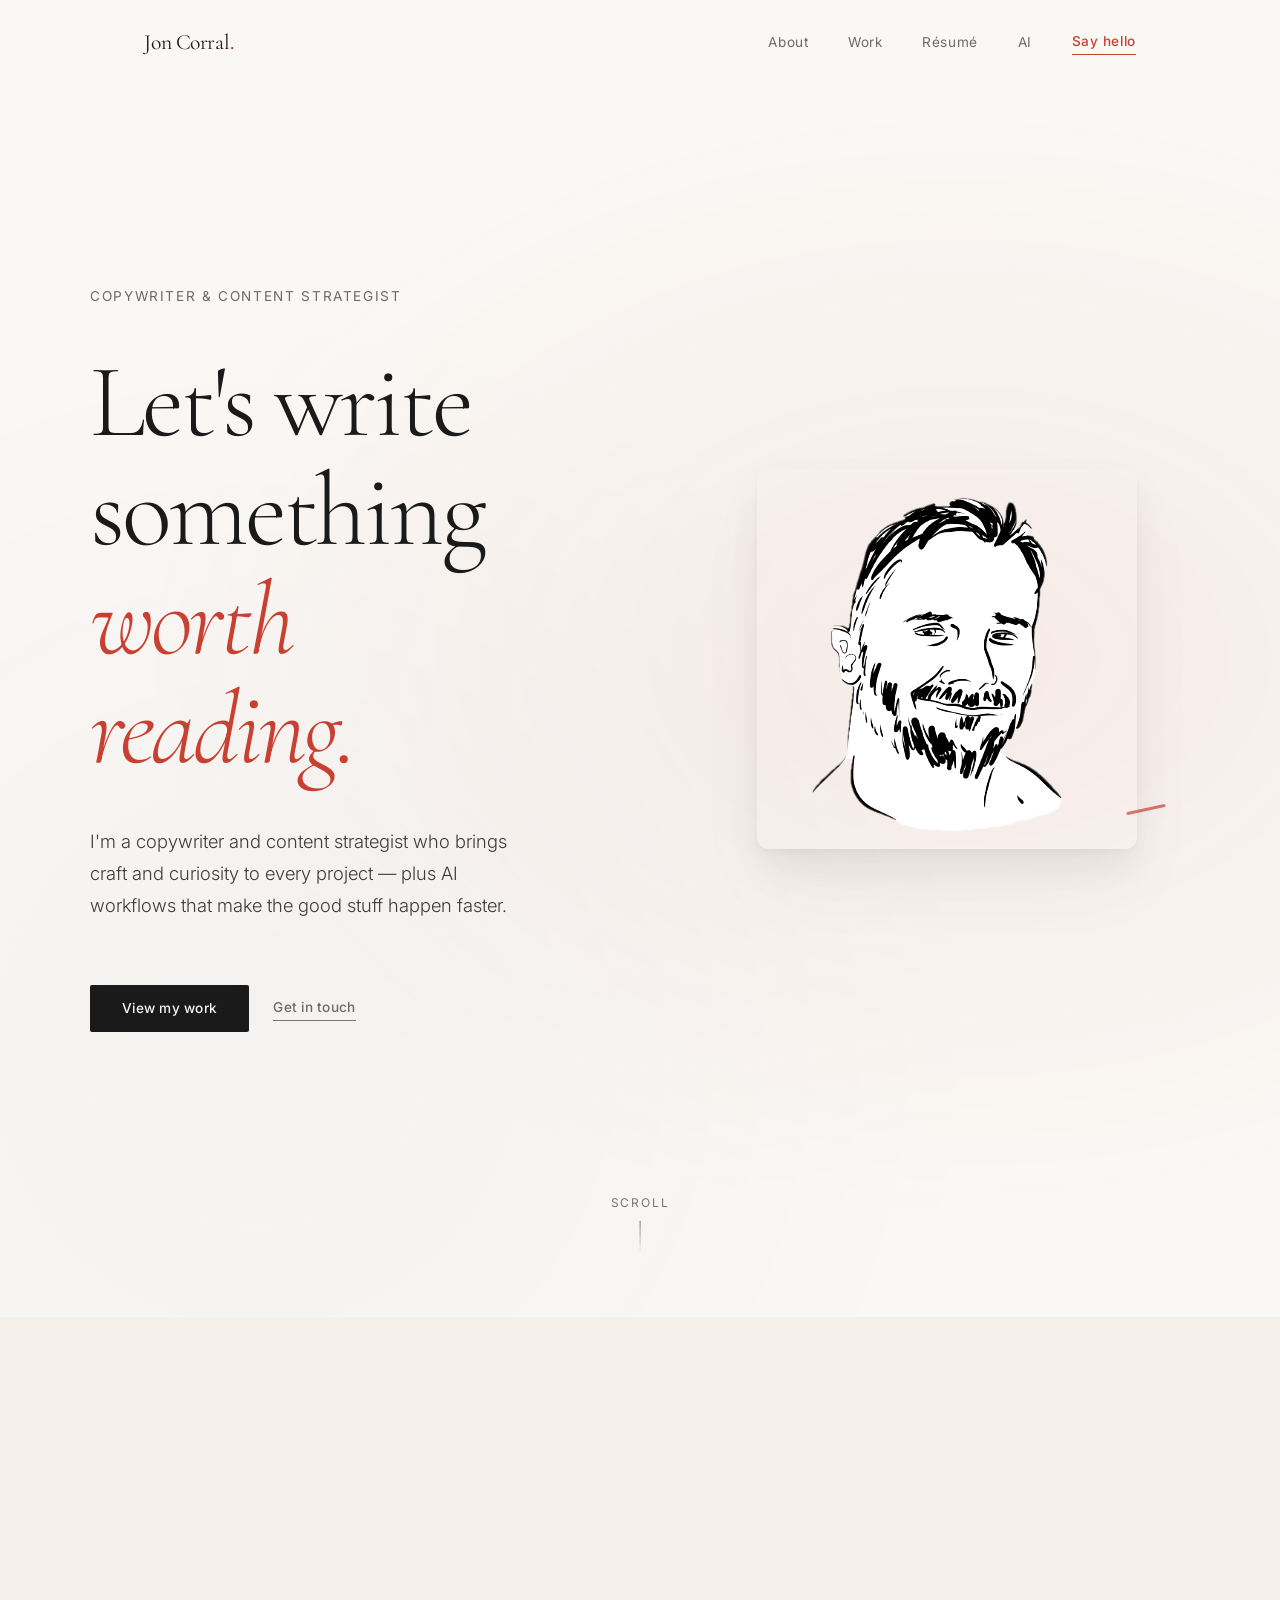
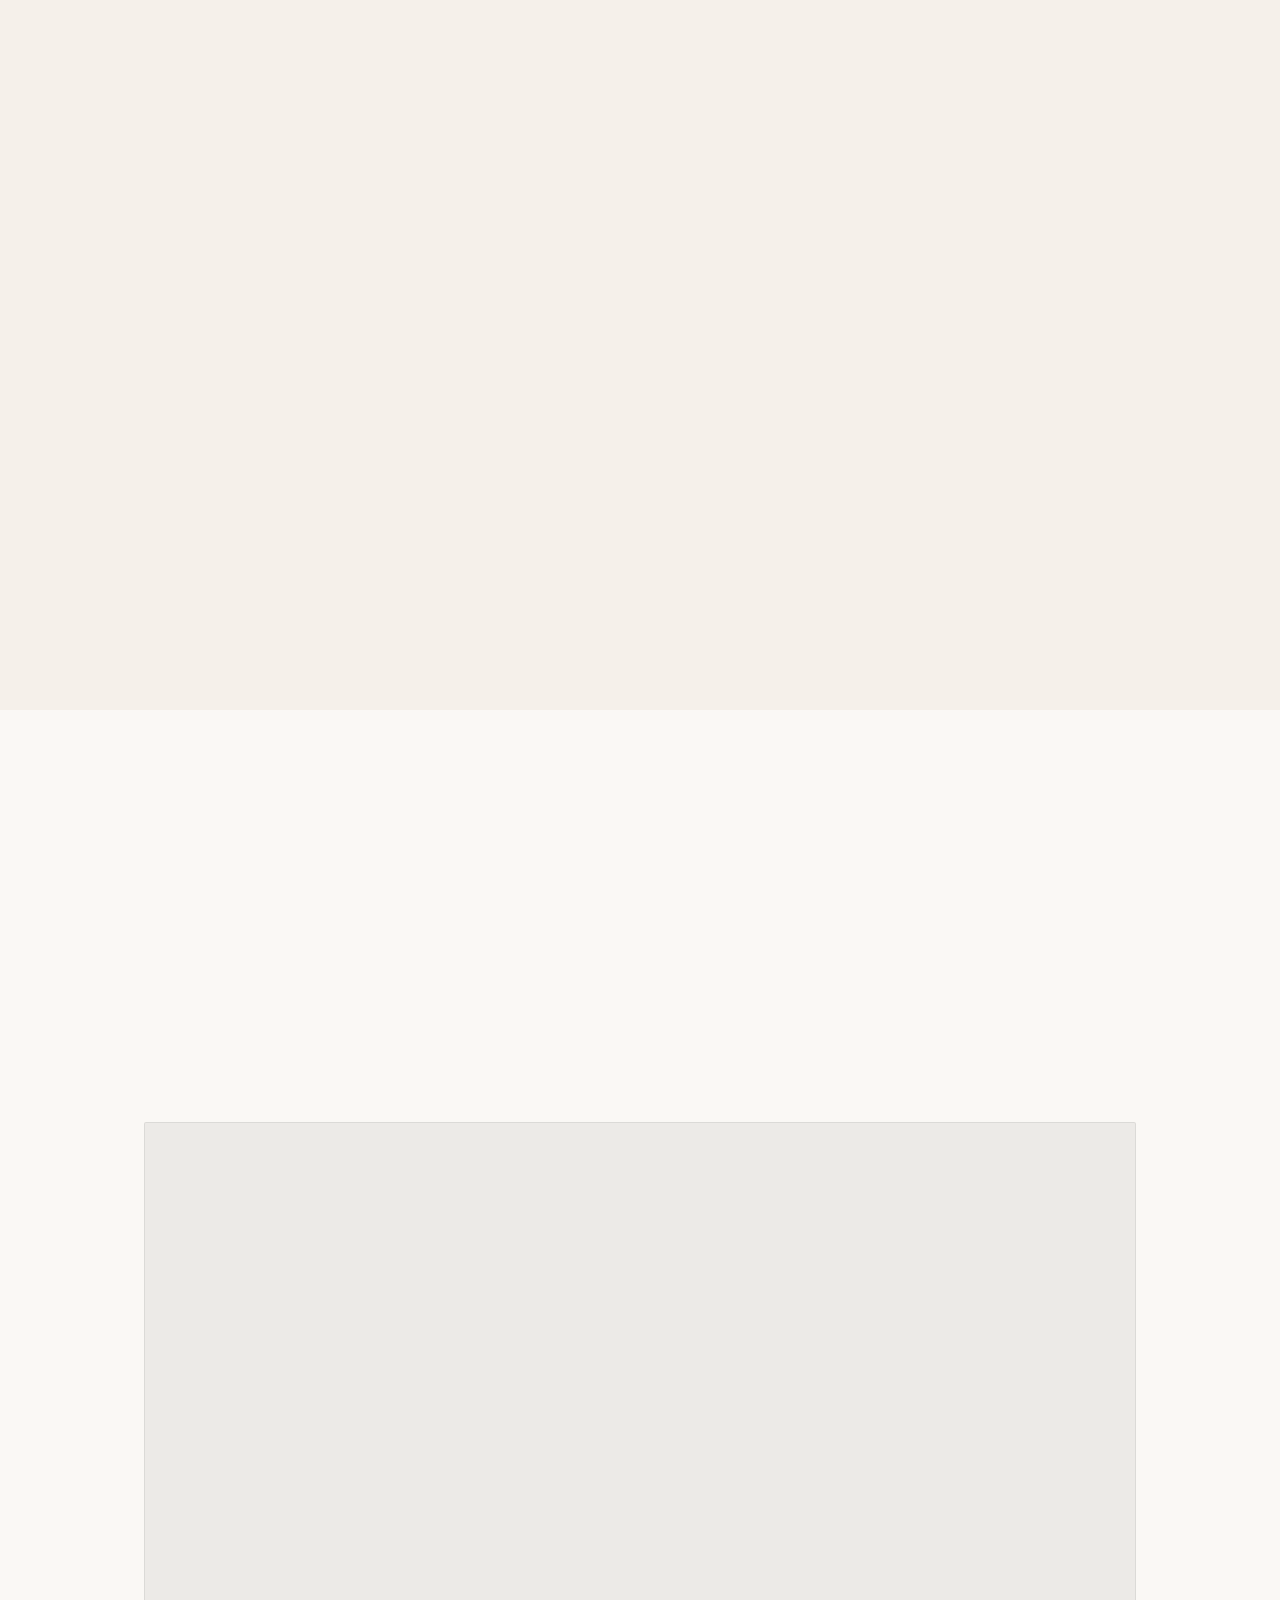
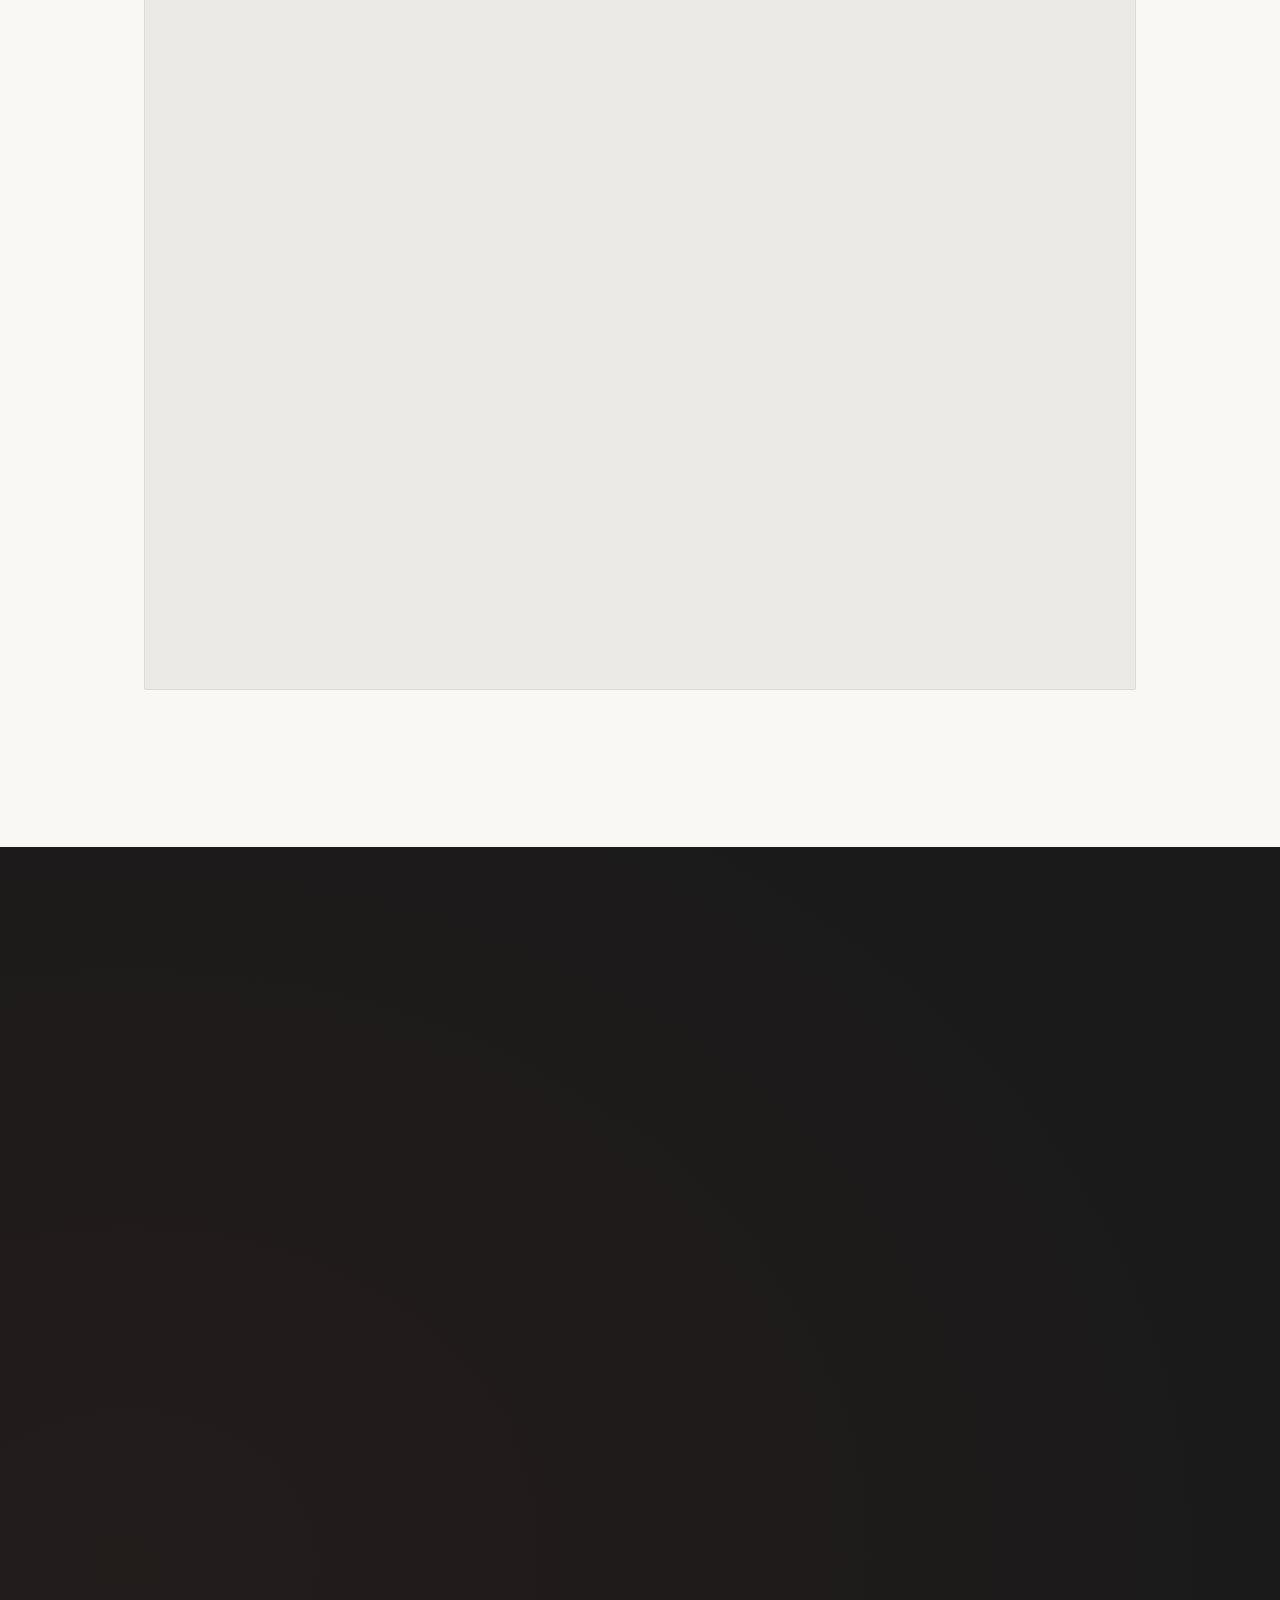
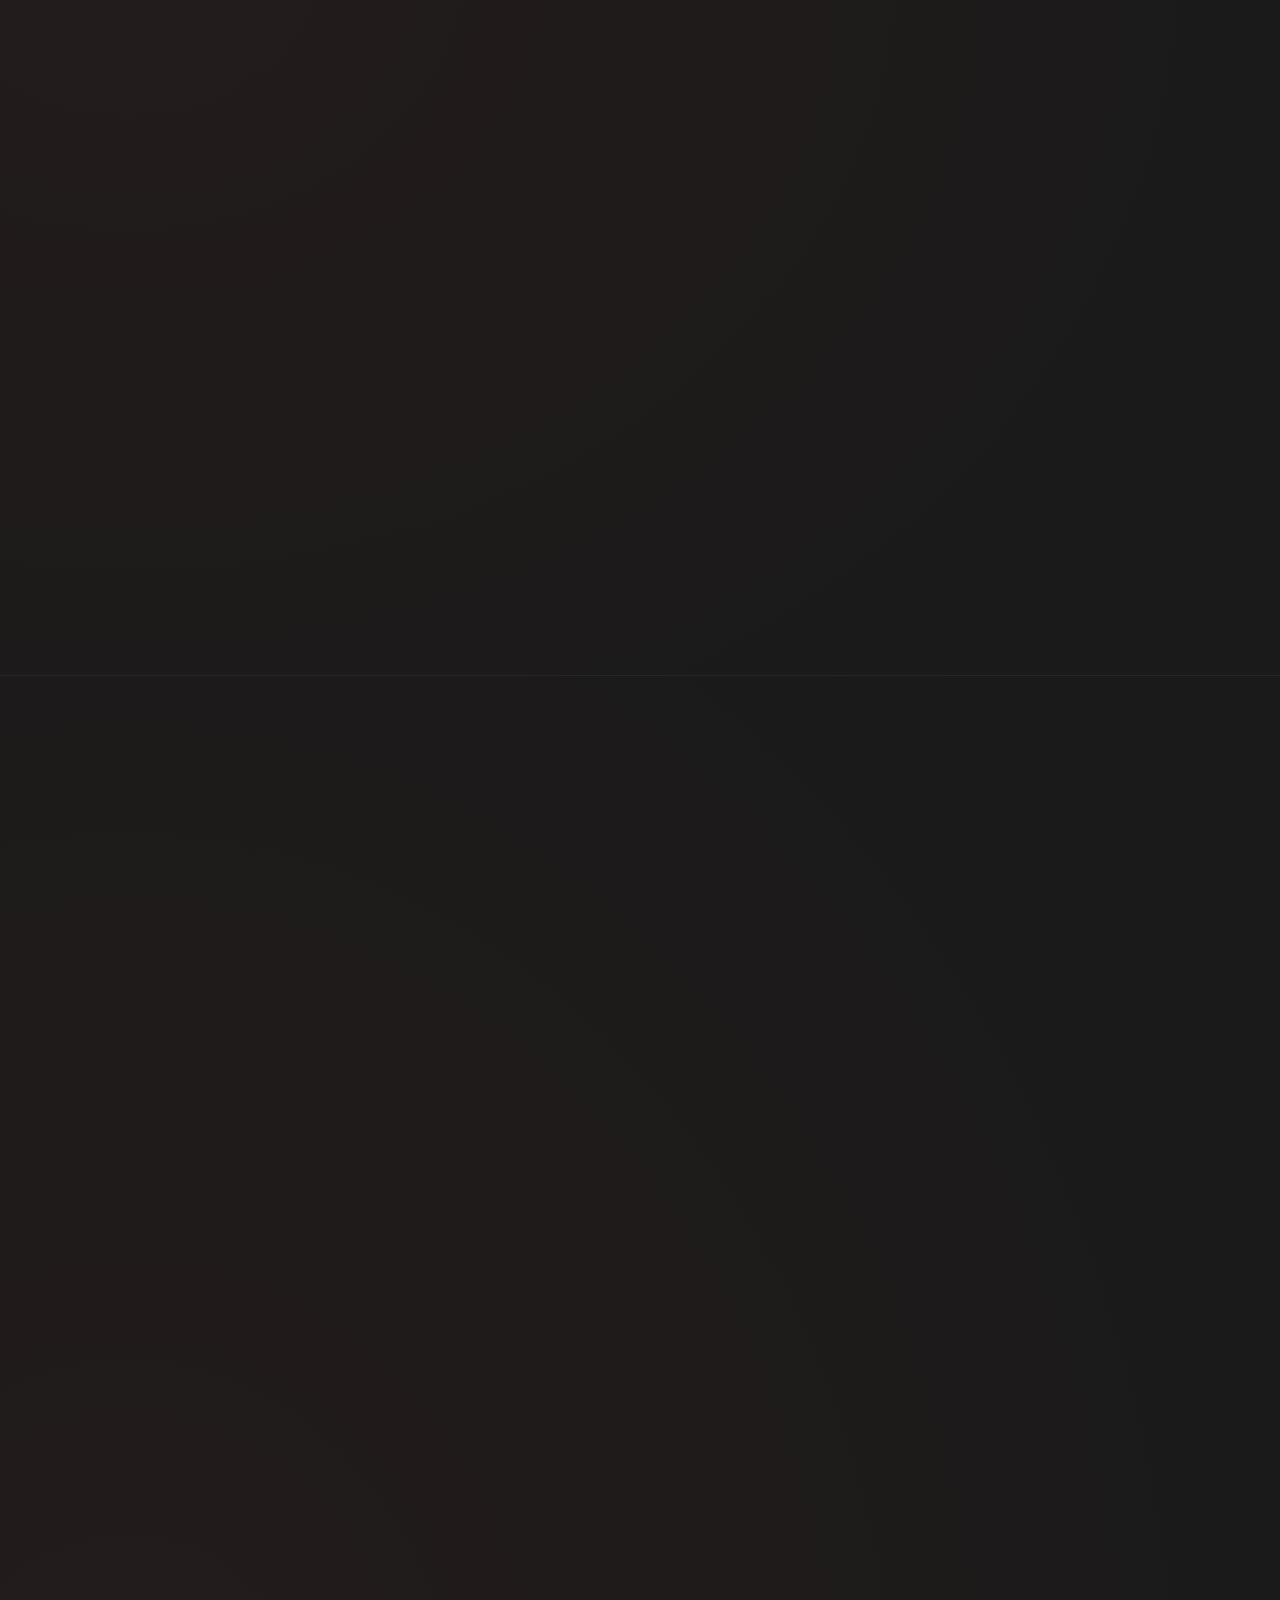
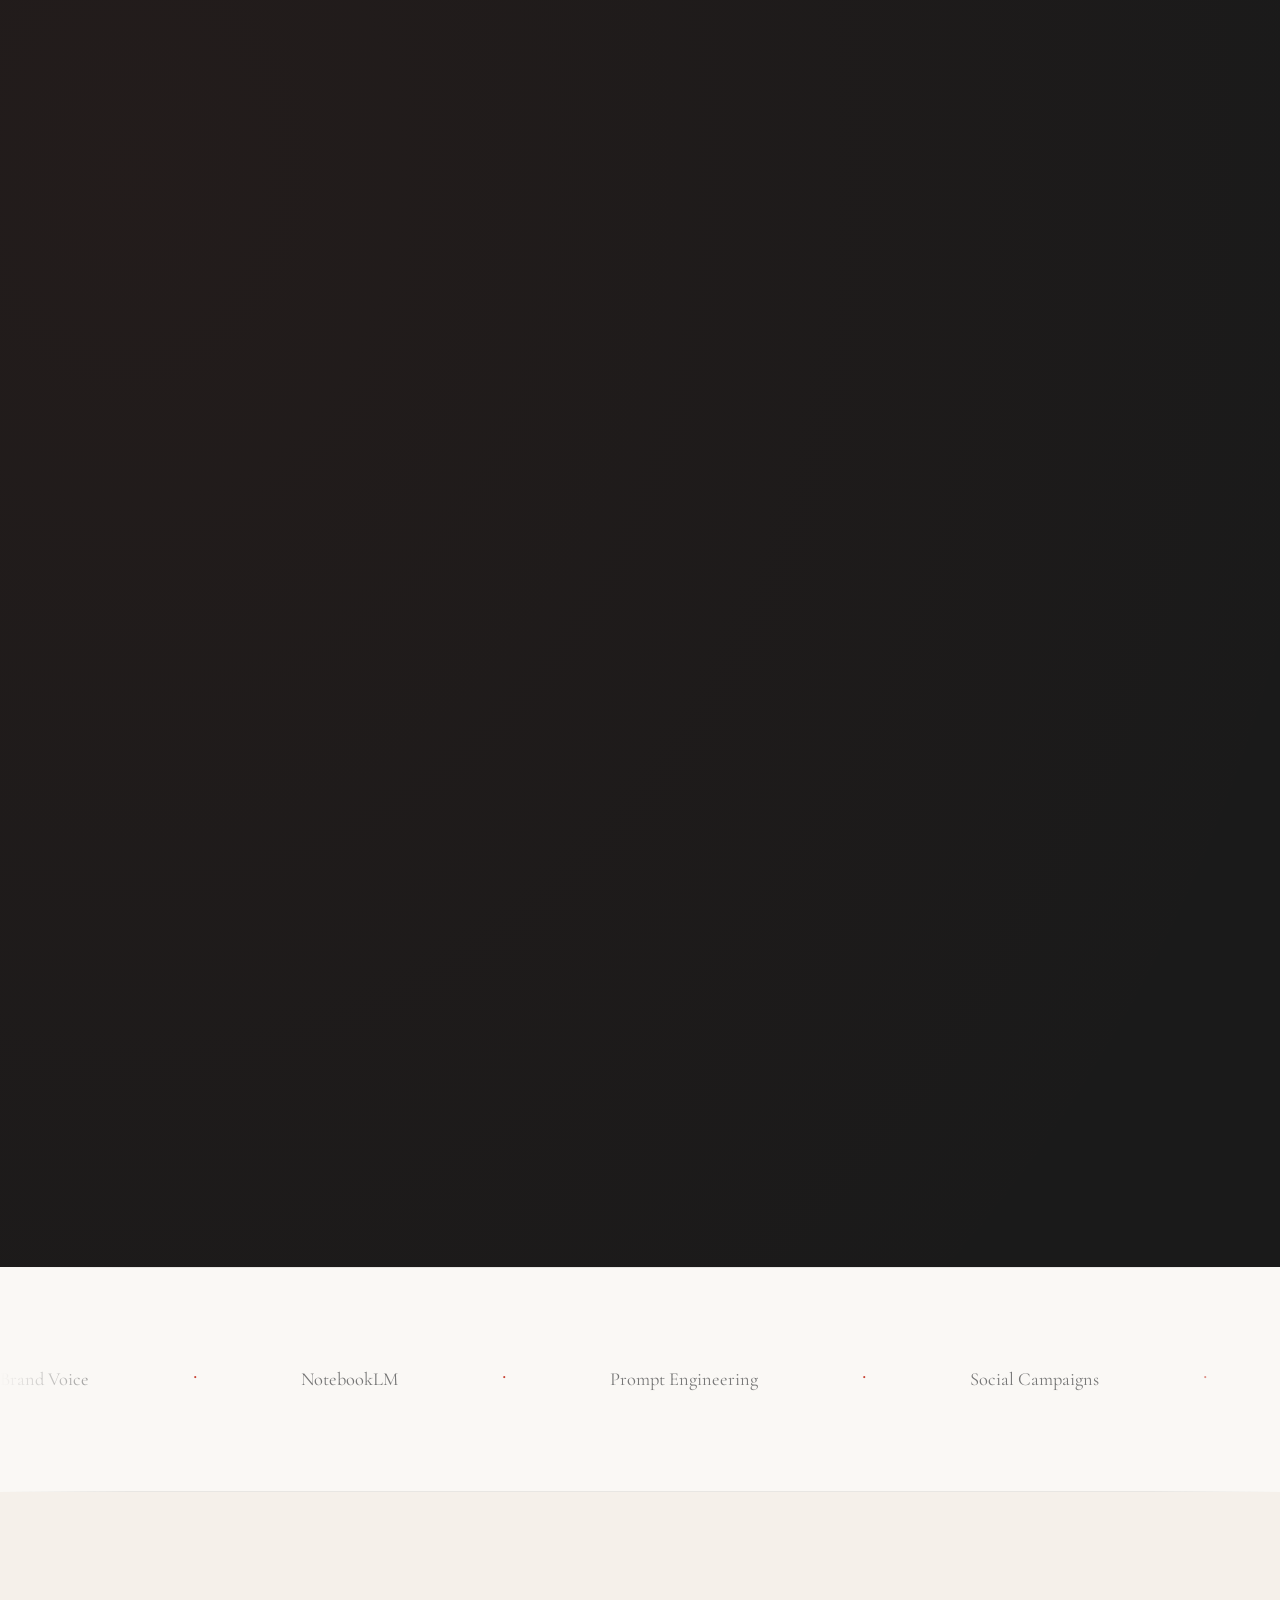
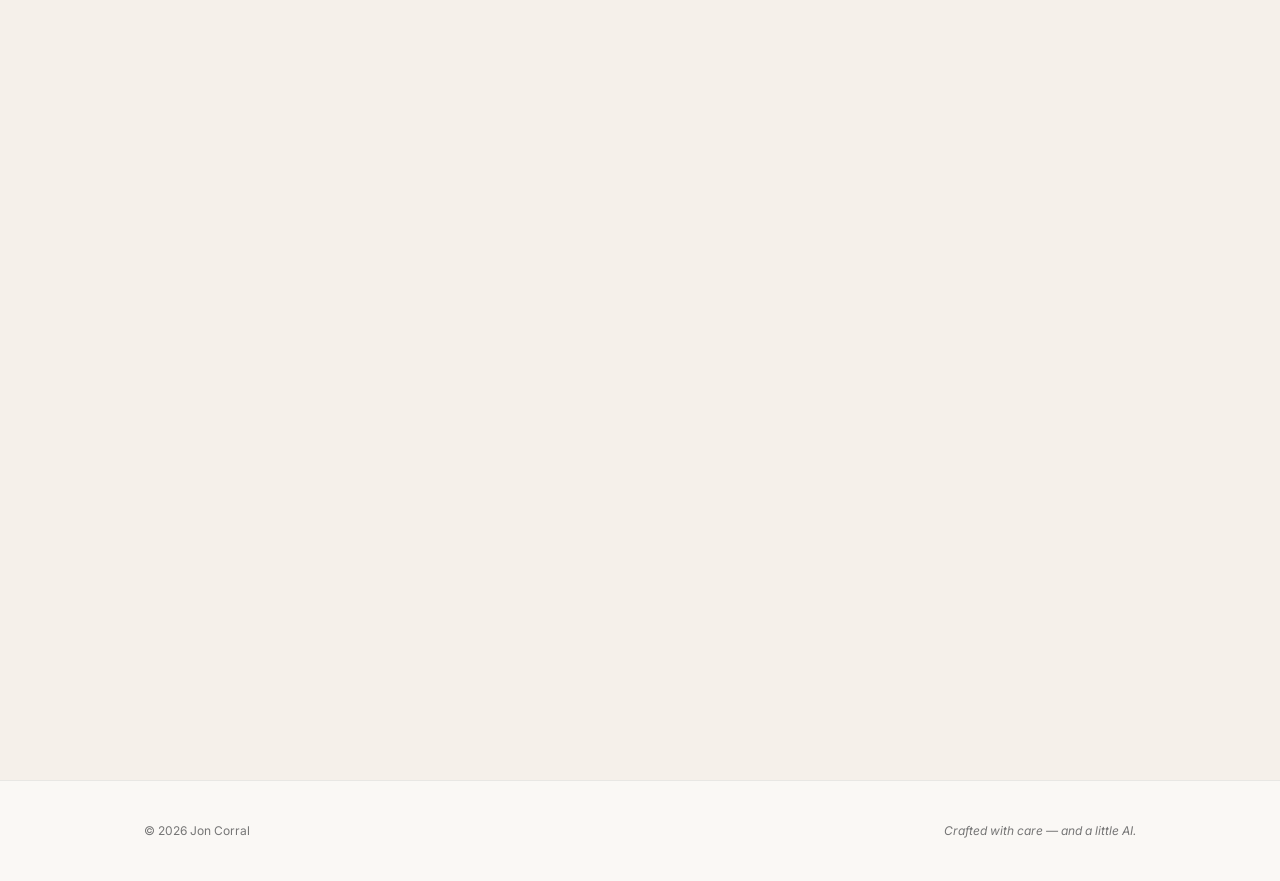
<file: index.html>
<!DOCTYPE html>
<html lang="en">
<head>
  <meta charset="UTF-8">
  <meta name="viewport" content="width=device-width, initial-scale=1.0">

  <!-- SEO -->
  <title>Jon Corral — Copywriter & Content Strategist</title>
  <meta name="description" content="I write for brands that care about every word. Enterprise copywriting, content strategy, and the quiet advantage of AI — crafted with intention.">
  <meta name="author" content="Jon Corral">

  <!-- Open Graph -->
  <meta property="og:title" content="Jon Corral — Copywriter & Content Strategist">
  <meta property="og:description" content="I write for brands that care about every word. Enterprise copywriting, content strategy, and the quiet advantage of AI.">
  <meta property="og:type" content="website">
  <meta property="og:url" content="https://joncorral.com">
  <meta property="og:image" content="https://joncorral.com/assets/images/headshot.jpg">

  <!-- Twitter -->
  <meta name="twitter:card" content="summary_large_image">
  <meta name="twitter:title" content="Jon Corral — Copywriter & Content Strategist">
  <meta name="twitter:description" content="I write for brands that care about every word. Enterprise copywriting, content strategy, and the quiet advantage of AI.">

  <!-- Structured Data -->
  <script type="application/ld+json">
  {
    "@context": "https://schema.org",
    "@type": "Person",
    "name": "Jon Corral",
    "jobTitle": "Copywriter & Content Strategist",
    "description": "Enterprise copywriting, content strategy, and AI-augmented creative workflows.",
    "url": "https://joncorral.com",
    "sameAs": ["https://www.linkedin.com/in/joncorral"]
  }
  </script>

  <!-- Favicon -->
  <link rel="icon" type="image/svg+xml" href="assets/favicon.svg">

  <!-- Fonts (preconnect for faster loading) -->
  <link rel="preconnect" href="https://fonts.googleapis.com">
  <link rel="preconnect" href="https://fonts.gstatic.com" crossorigin>
  <link rel="stylesheet" href="https://fonts.googleapis.com/css2?family=Cormorant+Garamond:ital,wght@0,300;0,400;0,500;0,600;1,300;1,400&family=Inter:wght@300;400;500&display=swap" fetchpriority="high">

  <!-- Styles -->
  <link rel="stylesheet" href="index.css">
</head>
<body>

  <!-- Custom cursor dot (desktop only) -->
  <div class="cursor-dot" id="cursor-dot" aria-hidden="true"></div>

  <!-- ====================================================================
       NAVIGATION
       ==================================================================== -->
  <nav class="nav" id="nav" role="navigation" aria-label="Main navigation">
    <div class="container nav__inner">
      <a href="#hero" class="nav__logo" id="nav-logo">
        Jon Corral<span class="nav__dot">.</span>
      </a>

      <div class="nav__links" id="nav-links" role="menubar">
        <a href="#about" class="nav__link" role="menuitem">About</a>
        <a href="#work" class="nav__link" role="menuitem">Work</a>
        <a href="resume.html" class="nav__link" role="menuitem">Résumé</a>
        <a href="#ai-edge" class="nav__link" role="menuitem">AI</a>
        <a href="#contact" class="nav__cta" id="nav-contact" role="menuitem">Say hello</a>
      </div>

      <button class="nav__toggle" id="nav-toggle" aria-label="Toggle menu" aria-expanded="false">
        <span class="nav__toggle-bar"></span>
        <span class="nav__toggle-bar"></span>
        <span class="nav__toggle-bar"></span>
      </button>
    </div>
  </nav>

  <!-- ====================================================================
       HERO
       ==================================================================== -->
  <section class="hero" id="hero">
    <div class="container hero__content">
      <div class="hero__text">
        <p class="hero__greeting reveal">Copywriter & Content Strategist</p>

        <h1 class="hero__title reveal reveal--d1">
          Let's write something<br><em>worth reading.</em>
        </h1>

        <p class="hero__subtitle reveal reveal--d2">
          I'm a copywriter and content strategist who brings craft
          and curiosity to every project — plus AI workflows that
          make the good stuff happen faster.
        </p>

        <div class="hero__actions reveal reveal--d3">
          <a href="#work" class="btn btn--primary" id="hero-cta-work">View my work</a>
          <a href="#contact" class="btn btn--ghost" id="hero-cta-contact">Get in touch</a>
        </div>
      </div>

      <div class="hero__portrait reveal reveal--d2">
        <img
          src="assets/images/headshot.png"
          alt="Jon Corral — ink portrait illustration"
          class="hero__portrait-img"
          width="380"
          height="380"
          loading="eager"
          fetchpriority="high"
        >
      </div>
    </div>

    <div class="hero__scroll" aria-hidden="true">
      <span>Scroll</span>
      <div class="hero__scroll-line"></div>
    </div>
  </section>

  <!-- ====================================================================
       ABOUT
       ==================================================================== -->
  <section class="section--warm" id="about">
    <div class="container">
      <p class="section-label reveal">About</p>

      <div class="about__layout">
        <div class="about__prose">
          <h2 class="section-title reveal">
            Craft first. Always.
          </h2>

          <div class="ink-divider reveal" aria-hidden="true"></div>

          <p class="reveal reveal--d1">
            <strong>I'm Jon.</strong> I've spent over a decade figuring
            out how to make brands sound like themselves — and I'm still
            not tired of it. Great copy should feel like it was always
            there, just waiting to be found.
          </p>

          <p class="reveal reveal--d2">
            Right now I write for <strong>Hill's Pet Nutrition</strong>,
            one of the world's leading pet health brands. Social campaigns,
            email sequences, product pages, veterinary education — if it
            needs words, I'm probably in the doc.
          </p>

          <p class="reveal reveal--d3">
            What makes my process a little different? I've built
            <em>AI into the craft</em> — not to replace the writing,
            but to make the research faster, the first drafts smarter,
            and the QA sharper. The pen is still mine. The ink just
            flows a little smarter now.
          </p>
        </div>

        <aside class="about__aside reveal reveal--d2">
          <div class="about__stats">
            <div class="stat">
              <span class="stat__number">10+</span>
              <span class="stat__label">years writing professionally</span>
            </div>
            <div class="stat__divider" aria-hidden="true"></div>
            <div class="stat">
              <span class="stat__number">500+</span>
              <span class="stat__label">campaigns delivered</span>
            </div>
            <div class="stat__divider" aria-hidden="true"></div>
            <div class="stat">
              <span class="stat__number">1</span>
              <span class="stat__label">enterprise AI content system built</span>
            </div>
            <div class="stat__divider" aria-hidden="true"></div>
            <div class="stat">
              <span class="stat__number">3</span>
              <span class="stat__label">industries (veterinary, CPG, pharma)</span>
            </div>
          </div>
        </aside>
      </div>
    </div>
  </section>

  <!-- ====================================================================
       WORK — what I do + portfolio samples
       ==================================================================== -->
  <section id="work">
    <div class="container">
      <p class="section-label reveal">What I do</p>
      <h2 class="section-title reveal">Good writing, applied everywhere.</h2>
      <p class="section-desc reveal reveal--d1">
        Same instinct for language. Different channels, audiences,
        and creative constraints. Here's a sampler.
      </p>

      <div class="services__grid">

        <!-- 01 — Social & Digital → social.html -->
        <a href="work/social.html" class="service service--linked reveal" id="work-card-social">
          <p class="service__number">01</p>
          <h3 class="service__title">Social &amp; Digital</h3>
          <p class="service__desc">
            Paid creative, organic posts, carousels, Reels. Content
            built for the scroll — but written to make people stop.
          </p>
          <div class="work-card__accounts">
            <span class="work-card__account-label">@hillspet</span>
            <div class="work-card__account-icons">
              <span class="work-card__account-link" aria-label="Instagram">
                <svg viewBox="0 0 24 24" fill="currentColor" aria-hidden="true"><path d="M12 2.163c3.204 0 3.584.012 4.85.07 3.252.148 4.771 1.691 4.919 4.919.058 1.265.069 1.645.069 4.849 0 3.205-.012 3.584-.069 4.849-.149 3.225-1.664 4.771-4.919 4.919-1.266.058-1.644.07-4.85.07-3.204 0-3.584-.012-4.849-.07-3.26-.149-4.771-1.699-4.919-4.92-.058-1.265-.07-1.644-.07-4.849 0-3.204.013-3.583.07-4.849.149-3.227 1.664-4.771 4.919-4.919 1.266-.057 1.645-.069 4.849-.069zM12 0C8.741 0 8.333.014 7.053.072 2.695.272.273 2.69.073 7.052.014 8.333 0 8.741 0 12c0 3.259.014 3.668.072 4.948.2 4.358 2.618 6.78 6.98 6.98C8.333 23.986 8.741 24 12 24c3.259 0 3.668-.014 4.948-.072 4.354-.2 6.782-2.618 6.979-6.98.059-1.28.073-1.689.073-4.948 0-3.259-.014-3.667-.072-4.947-.196-4.354-2.617-6.78-6.979-6.98C15.668.014 15.259 0 12 0zm0 5.838a6.162 6.162 0 100 12.324 6.162 6.162 0 000-12.324zM12 16a4 4 0 110-8 4 4 0 010 8zm6.406-11.845a1.44 1.44 0 100 2.881 1.44 1.44 0 000-2.881z"/></svg>
              </span>
              <span class="work-card__account-link" aria-label="TikTok">
                <svg viewBox="0 0 24 24" fill="currentColor" aria-hidden="true"><path d="M19.59 6.69a4.83 4.83 0 01-3.77-4.25V2h-3.45v13.67a2.89 2.89 0 01-2.88 2.5 2.89 2.89 0 01-2.89-2.89 2.89 2.89 0 012.89-2.89c.28 0 .54.04.79.1V9.01a6.27 6.27 0 00-.79-.05 6.34 6.34 0 00-6.34 6.34 6.34 6.34 0 006.34 6.34 6.34 6.34 0 006.33-6.34V8.75a8.18 8.18 0 004.77 1.52V6.84a4.84 4.84 0 01-1-.15z"/></svg>
              </span>
              <span class="work-card__account-link" aria-label="Facebook">
                <svg viewBox="0 0 24 24" fill="currentColor" aria-hidden="true"><path d="M24 12.073c0-6.627-5.373-12-12-12s-12 5.373-12 12c0 5.99 4.388 10.954 10.125 11.854v-8.385H7.078v-3.47h3.047V9.43c0-3.007 1.792-4.669 4.533-4.669 1.312 0 2.686.235 2.686.235v2.953H15.83c-1.491 0-1.956.925-1.956 1.874v2.25h3.328l-.532 3.47h-2.796v8.385C19.612 23.027 24 18.062 24 12.073z"/></svg>
              </span>
            </div>
          </div>
          <span class="service__link">View work →</span>
        </a>

        <!-- 02 — Email & CRM → email.html -->
        <a href="work/email.html" class="service service--linked reveal reveal--d1" id="work-card-email">
          <p class="service__number">02</p>
          <h3 class="service__title">Email &amp; CRM</h3>
          <p class="service__desc">
            Promo campaigns, onboarding flows, retention sequences.
            Copy that earns the open, rewards the click, and doesn't
            waste anyone's inbox.
          </p>
          <span class="service__link">View work →</span>
        </a>

        <!-- 03 — Product & Ecommerce (no page yet) -->
        <div class="service service--muted reveal reveal--d2">
          <p class="service__number">03</p>
          <h3 class="service__title">Product &amp; Ecommerce</h3>
          <p class="service__desc">
            PDPs, DTC banners, category pages. Conversion copy that
            respects both the brand and the regulatory landscape.
          </p>
          <span class="service__coming-soon">Samples coming soon</span>
        </div>

        <!-- 04 — Digital & Interactive → digital.html -->
        <a href="work/digital.html" class="service service--linked reveal" id="work-card-digital">
          <p class="service__number">04</p>
          <h3 class="service__title">Digital &amp; Interactive</h3>
          <p class="service__desc">
            Websites, microsites, digital sales aids, infographics,
            and interactive presentations for pharma, veterinary, and CPG brands.
          </p>
          <span class="service__link">View work →</span>
        </a>

        <!-- 05 — Print & Collateral → print.html -->
        <a href="work/print.html" class="service service--linked reveal reveal--d1" id="work-card-print">
          <p class="service__number">05</p>
          <h3 class="service__title">Print &amp; Collateral</h3>
          <p class="service__desc">
            Print advertising, brochures, point-of-sale, posters,
            and collateral for veterinary, CPG, and consumer brands.
          </p>
          <span class="service__link">View work →</span>
        </a>

        <!-- 06 — Direct Mail → direct-mail.html -->
        <a href="work/direct-mail.html" class="service service--linked reveal reveal--d2" id="work-card-direct-mail">
          <p class="service__number">06</p>
          <h3 class="service__title">Direct Mail</h3>
          <p class="service__desc">
            Direct mail campaigns, holiday cards, event invitations,
            and reactivation mailers designed to earn attention in the mailbox.
          </p>
          <span class="service__link">View work →</span>
        </a>

        <!-- 07 — Brand Voice (no page yet) -->
        <div class="service service--muted reveal">
          <p class="service__number">07</p>
          <h3 class="service__title">Brand Voice &amp; Copy</h3>
          <p class="service__desc">
            Voice architecture, messaging frameworks, and the daily copy
            that keeps a brand sounding like itself. Consistency is
            underrated — until it's missing.
          </p>
          <span class="service__coming-soon">Samples coming soon</span>
        </div>

        <!-- 08 — Video & Motion → video.html -->
        <a href="work/video.html" class="service service--linked reveal reveal--d2" id="work-card-video">
          <p class="service__number">08</p>
          <h3 class="service__title">Video &amp; Motion</h3>
          <p class="service__desc">
            Brand videos, social content, TV spots, and educational
            series — scripts, concepts, and creative direction.
          </p>
          <span class="service__link">View work →</span>
        </a>

        <!-- 09 — Radio & Audio → radio.html -->
        <a href="work/radio.html" class="service service--linked reveal" id="work-card-radio">
          <p class="service__number">09</p>
          <h3 class="service__title">Radio &amp; Broadcast</h3>
          <p class="service__desc">
            Radio spots and broadcast scripts — writing for the ear
            where every word has to land on first listen.
          </p>
          <span class="service__link">View work →</span>
        </a>

      </div>


    </div>
  </section>

  <!-- ====================================================================
       AI EDGE
       ==================================================================== -->
  <section class="section--ink" id="ai-edge">
    <div class="container">
      <div class="ai-edge__header">
        <p class="section-label reveal">The quiet advantage</p>
        <h2 class="section-title reveal">
          AI sharpens the craft.<br>It doesn't do the writing.
        </h2>
        <p class="section-desc reveal reveal--d1">
          I didn't learn AI to stop writing. I learned it to make
          every stage of the process more precise, more informed, and
          frankly — more fun. So the writing itself can be more human.
        </p>
      </div>

      <div class="ai-edge__grid">
        <div class="ai-edge__capabilities">
          <div class="ai-cap reveal">
            <div class="ai-cap__marker" aria-hidden="true"></div>
            <div>
              <h3 class="ai-cap__title">Knowledge Bases</h3>
              <p class="ai-cap__desc">
                Custom AI knowledge bases for brand voice, product data,
                and regulatory guidelines — so the AI knows the brand's
                rules as well as I do.
              </p>
            </div>
          </div>

          <div class="ai-cap reveal reveal--d1">
            <div class="ai-cap__marker" aria-hidden="true"></div>
            <div>
              <h3 class="ai-cap__title">Prompt-Engineered Templates</h3>
              <p class="ai-cap__desc">
                Purpose-built prompts that generate on-brand first drafts
                — not generic outputs, but structured starting points
                tuned to specific deliverables.
              </p>
            </div>
          </div>

          <div class="ai-cap reveal reveal--d2">
            <div class="ai-cap__marker" aria-hidden="true"></div>
            <div>
              <h3 class="ai-cap__title">Automated QA</h3>
              <p class="ai-cap__desc">
                Claims review, tone consistency checks, and compliance
                validation — automated to catch issues before stakeholders
                see the draft.
              </p>
            </div>
          </div>

          <div class="ai-cap reveal reveal--d3">
            <div class="ai-cap__marker" aria-hidden="true"></div>
            <div>
              <h3 class="ai-cap__title">Workflow Integration</h3>
              <p class="ai-cap__desc">
                From assignment intake to final delivery — connected
                systems that reduce friction and keep the creative
                momentum unbroken.
              </p>
            </div>
          </div>
        </div>

        <div class="ai-edge__philosophy reveal reveal--d2">
          <p class="ai-edge__quote">
            The best tools disappear into the work. AI doesn't make me
            a better writer — it makes me a faster, sharper one. And
            that means more time for the part I actually love: the ideas.
          </p>
          <p class="ai-edge__attribution">— How I approach the craft</p>
        </div>
      </div>
    </div>
  </section>

  <!-- ====================================================================
       APPS I'VE BEEN BUILDING
       ==================================================================== -->
  <section class="section--ink ai-apps" id="ai-apps">
    <div class="container">
      <div class="ai-apps__header">
        <p class="section-label reveal">What I'm building</p>
        <h2 class="section-title reveal">Apps I've Been Building</h2>
        <p class="section-desc reveal reveal--d1">
          These are AI-powered tools I've designed and built to solve real
          problems in content, compliance, and operations — each one a
          different puzzle, each one sharpening a different discipline.
        </p>
      </div>

      <div class="ai-apps__grid">

        <div class="ai-app-card reveal">
          <div class="ai-app-card__icon" aria-hidden="true">🧠</div>
          <h3 class="ai-app-card__title">Product Page Optimizer</h3>
          <p class="ai-app-card__tagline">Turning product pages into conversion engines.</p>
          <p class="ai-app-card__desc">
            An AI-powered system that analyzes and enhances product detail pages
            at scale — improving SEO performance, content quality, and on-page
            conversion signals. Eliminates hours of manual auditing by surfacing
            actionable recommendations instantly.
          </p>
          <div class="ai-app-card__tags">
            <span class="ai-app-tag">SEO Engineering</span>
            <span class="ai-app-tag">NLP</span>
            <span class="ai-app-tag">CRO</span>
            <span class="ai-app-tag">Content Scoring</span>
            <span class="ai-app-tag">Data Analysis</span>
          </div>
        </div>

        <div class="ai-app-card reveal reveal--d1">
          <div class="ai-app-card__icon" aria-hidden="true">✍️</div>
          <h3 class="ai-app-card__title">AI Copywriting Studio</h3>
          <p class="ai-app-card__tagline">AI-assisted copywriting that stays on-brand.</p>
          <p class="ai-app-card__desc">
            A creative production platform that generates, refines, and
            quality-checks marketing copy — from headlines to full page
            content — while enforcing brand voice, regulatory compliance,
            and strategic messaging guidelines. Accelerates creative output
            without sacrificing quality control.
          </p>
          <div class="ai-app-card__tags">
            <span class="ai-app-tag">Generative AI</span>
            <span class="ai-app-tag">Prompt Engineering</span>
            <span class="ai-app-tag">Brand Governance</span>
            <span class="ai-app-tag">Editorial Workflow</span>
            <span class="ai-app-tag">NLP</span>
          </div>
        </div>

        <div class="ai-app-card reveal reveal--d2">
          <div class="ai-app-card__icon" aria-hidden="true">✅</div>
          <h3 class="ai-app-card__title">Regulatory Compliance Scanner</h3>
          <p class="ai-app-card__tagline">Automated compliance before it becomes a problem.</p>
          <p class="ai-app-card__desc">
            An intelligent compliance engine that scans marketing copy against
            regulatory frameworks and internal review guidelines, flagging risks
            and suggesting compliant alternatives in real time. Replaces slow,
            error-prone manual review cycles with instant, auditable checks.
          </p>
          <div class="ai-app-card__tags">
            <span class="ai-app-tag">Regulatory Analysis</span>
            <span class="ai-app-tag">Rule-Based AI</span>
            <span class="ai-app-tag">NLP</span>
            <span class="ai-app-tag">Risk Scoring</span>
            <span class="ai-app-tag">Document Processing</span>
          </div>
        </div>

        <div class="ai-app-card reveal reveal--d3">
          <div class="ai-app-card__icon" aria-hidden="true">🏷️</div>
          <h3 class="ai-app-card__title">Product Claims Validator</h3>
          <p class="ai-app-card__tagline">Validating product claims so you don't have to.</p>
          <p class="ai-app-card__desc">
            An AI system that evaluates marketing and product claims against
            industry regulations, ingredient rules, and labeling standards —
            catching violations before they reach market. Turns a complex,
            expertise-heavy process into a scalable, automated workflow.
          </p>
          <div class="ai-app-card__tags">
            <span class="ai-app-tag">Regulatory Intelligence</span>
            <span class="ai-app-tag">Classification</span>
            <span class="ai-app-tag">Knowledge Engineering</span>
            <span class="ai-app-tag">Domain NLP</span>
          </div>
        </div>

        <div class="ai-app-card reveal">
          <div class="ai-app-card__icon" aria-hidden="true">🔗</div>
          <h3 class="ai-app-card__title">Content Operations Hub</h3>
          <p class="ai-app-card__tagline">One brain for all your content operations.</p>
          <p class="ai-app-card__desc">
            A centralized AI platform that connects content strategy, creation,
            and distribution — giving teams a unified view of their content
            ecosystem. Surfaces gaps, identifies opportunities, and orchestrates
            content workflows across channels and formats.
          </p>
          <div class="ai-app-card__tags">
            <span class="ai-app-tag">Content Architecture</span>
            <span class="ai-app-tag">Knowledge Graphs</span>
            <span class="ai-app-tag">Workflow Orchestration</span>
            <span class="ai-app-tag">Data Integration</span>
          </div>
        </div>

        <div class="ai-app-card reveal reveal--d1">
          <div class="ai-app-card__icon" aria-hidden="true">🐾</div>
          <h3 class="ai-app-card__title">Brand-Specific AI Agent</h3>
          <p class="ai-app-card__tagline">An AI teammate purpose-built for the brand.</p>
          <p class="ai-app-card__desc">
            A domain-specific AI agent that understands brand context, product
            lines, and audience needs — capable of executing complex, multi-step
            tasks autonomously. Acts as a force multiplier for marketing and
            operations teams navigating a fast-moving consumer landscape.
          </p>
          <div class="ai-app-card__tags">
            <span class="ai-app-tag">Agentic AI</span>
            <span class="ai-app-tag">Multi-Tool Orchestration</span>
            <span class="ai-app-tag">Domain Modeling</span>
            <span class="ai-app-tag">Autonomous Reasoning</span>
          </div>
        </div>

        <div class="ai-app-card reveal reveal--d2">
          <div class="ai-app-card__icon" aria-hidden="true">⚡</div>
          <h3 class="ai-app-card__title">Sales Action Recommender</h3>
          <p class="ai-app-card__tagline">From data to decisions for field teams.</p>
          <p class="ai-app-card__desc">
            An AI system that transforms raw performance data and market signals
            into prioritized, actionable recommendations for sales
            representatives. Eliminates analysis paralysis by delivering clear
            next-best-actions tailored to each rep's territory and goals.
          </p>
          <div class="ai-app-card__tags">
            <span class="ai-app-tag">Predictive Analytics</span>
            <span class="ai-app-tag">Recommendation Systems</span>
            <span class="ai-app-tag">Data Pipelines</span>
            <span class="ai-app-tag">Decision UX</span>
          </div>
        </div>

        <div class="ai-app-card reveal reveal--d3">
          <div class="ai-app-card__icon" aria-hidden="true">🎩</div>
          <h3 class="ai-app-card__title">Intelligent Operations Assistant</h3>
          <p class="ai-app-card__tagline">Your intelligent operations concierge.</p>
          <p class="ai-app-card__desc">
            A general-purpose AI assistant that orchestrates tasks across tools,
            data sources, and workflows — handling everything from research and
            reporting to scheduling and system management. Designed to learn
            preferences over time and operate with minimal supervision.
          </p>
          <div class="ai-app-card__tags">
            <span class="ai-app-tag">Agentic Architecture</span>
            <span class="ai-app-tag">Multi-System Integration</span>
            <span class="ai-app-tag">Context Management</span>
            <span class="ai-app-tag">Task Planning</span>
          </div>
        </div>

      </div>
    </div>
  </section>

  <!-- ====================================================================
       SKILLS MARQUEE
       ==================================================================== -->
  <div class="marquee" aria-label="Tools and skills">
    <div class="marquee__track" id="marquee-track">
      <span class="marquee__item">Brand Voice</span>
      <span class="marquee__dot" aria-hidden="true">·</span>
      <span class="marquee__item">NotebookLM</span>
      <span class="marquee__dot" aria-hidden="true">·</span>
      <span class="marquee__item">Prompt Engineering</span>
      <span class="marquee__dot" aria-hidden="true">·</span>
      <span class="marquee__item">Social Campaigns</span>
      <span class="marquee__dot" aria-hidden="true">·</span>
      <span class="marquee__item">Email Strategy</span>
      <span class="marquee__dot" aria-hidden="true">·</span>
      <span class="marquee__item">Product Copy</span>
      <span class="marquee__dot" aria-hidden="true">·</span>
      <span class="marquee__item">Obsidian</span>
      <span class="marquee__dot" aria-hidden="true">·</span>
      <span class="marquee__item">SEO</span>
      <span class="marquee__dot" aria-hidden="true">·</span>
      <span class="marquee__item">Content Strategy</span>
      <span class="marquee__dot" aria-hidden="true">·</span>
      <span class="marquee__item">Regulatory Compliance</span>
      <span class="marquee__dot" aria-hidden="true">·</span>
      <span class="marquee__item">Editorial</span>
      <span class="marquee__dot" aria-hidden="true">·</span>
      <span class="marquee__item">CRM</span>
      <span class="marquee__dot" aria-hidden="true">·</span>
      <span class="marquee__item">Gemini</span>
      <span class="marquee__dot" aria-hidden="true">·</span>
      <span class="marquee__item">Google Docs</span>
      <span class="marquee__dot" aria-hidden="true">·</span>
      <!-- Duplicate for seamless loop -->
      <span class="marquee__item">Brand Voice</span>
      <span class="marquee__dot" aria-hidden="true">·</span>
      <span class="marquee__item">NotebookLM</span>
      <span class="marquee__dot" aria-hidden="true">·</span>
      <span class="marquee__item">Prompt Engineering</span>
      <span class="marquee__dot" aria-hidden="true">·</span>
      <span class="marquee__item">Social Campaigns</span>
      <span class="marquee__dot" aria-hidden="true">·</span>
      <span class="marquee__item">Email Strategy</span>
      <span class="marquee__dot" aria-hidden="true">·</span>
      <span class="marquee__item">Product Copy</span>
      <span class="marquee__dot" aria-hidden="true">·</span>
      <span class="marquee__item">Obsidian</span>
      <span class="marquee__dot" aria-hidden="true">·</span>
      <span class="marquee__item">SEO</span>
      <span class="marquee__dot" aria-hidden="true">·</span>
      <span class="marquee__item">Content Strategy</span>
      <span class="marquee__dot" aria-hidden="true">·</span>
      <span class="marquee__item">Regulatory Compliance</span>
      <span class="marquee__dot" aria-hidden="true">·</span>
      <span class="marquee__item">Editorial</span>
      <span class="marquee__dot" aria-hidden="true">·</span>
      <span class="marquee__item">CRM</span>
      <span class="marquee__dot" aria-hidden="true">·</span>
      <span class="marquee__item">Gemini</span>
      <span class="marquee__dot" aria-hidden="true">·</span>
      <span class="marquee__item">Google Docs</span>
      <span class="marquee__dot" aria-hidden="true">·</span>
    </div>
  </div>

  <!-- ====================================================================
       CONTACT
       ==================================================================== -->
  <section class="contact" id="contact">
    <div class="container">
      <p class="section-label reveal" style="text-align: center;">Get in touch</p>

      <h2 class="contact__title reveal">
        Words that <em>move</em> people,<br>with tools that move forward.
      </h2>

      <p class="contact__desc reveal reveal--d1">
        Whether you need a campaign, a content system, or just a
        writer who genuinely cares about getting it right —
        I'd love to hear what you're working on.
      </p>

      <div class="contact__actions reveal reveal--d2">
        <a href="mailto:jon@joncorral.com" class="btn btn--primary" id="contact-email-btn">
          Send an email
        </a>
        <a href="https://www.linkedin.com/in/joncorral" target="_blank" rel="noopener noreferrer" class="btn btn--ghost" id="contact-linkedin-btn">
          LinkedIn
        </a>
      </div>

      <div class="contact__links reveal reveal--d3">
        <a href="https://www.linkedin.com/in/joncorral" target="_blank" rel="noopener noreferrer" class="contact__link" aria-label="LinkedIn" id="contact-linkedin-icon">
          <svg width="18" height="18" viewBox="0 0 24 24" fill="currentColor" aria-hidden="true">
            <path d="M20.447 20.452h-3.554v-5.569c0-1.328-.027-3.037-1.852-3.037-1.853 0-2.136 1.445-2.136 2.939v5.667H9.351V9h3.414v1.561h.046c.477-.9 1.637-1.85 3.37-1.85 3.601 0 4.267 2.37 4.267 5.455v6.286zM5.337 7.433c-1.144 0-2.063-.926-2.063-2.065 0-1.138.92-2.063 2.063-2.063 1.14 0 2.064.925 2.064 2.063 0 1.139-.925 2.065-2.064 2.065zm1.782 13.019H3.555V9h3.564v11.452zM22.225 0H1.771C.792 0 0 .774 0 1.729v20.542C0 23.227.792 24 1.771 24h20.451C23.2 24 24 23.227 24 22.271V1.729C24 .774 23.2 0 22.222 0h.003z"/>
          </svg>
        </a>
        <a href="mailto:jon@joncorral.com" class="contact__link" aria-label="Email" id="contact-email-icon">
          <svg width="18" height="18" viewBox="0 0 24 24" fill="currentColor" aria-hidden="true">
            <path d="M20 4H4c-1.1 0-2 .9-2 2v12c0 1.1.9 2 2 2h16c1.1 0 2-.9 2-2V6c0-1.1-.9-2-2-2zm0 4l-8 5-8-5V6l8 5 8-5v2z"/>
          </svg>
        </a>
      </div>
    </div>
  </section>

  <!-- ====================================================================
       FOOTER
       ==================================================================== -->
  <footer class="footer">
    <div class="container footer__inner">
      <p class="footer__copy">© 2026 Jon Corral</p>
      <p class="footer__note">Crafted with care — and a little AI.</p>
    </div>
  </footer>

  <script src="index.js"></script>
</body>
</html>
</file>
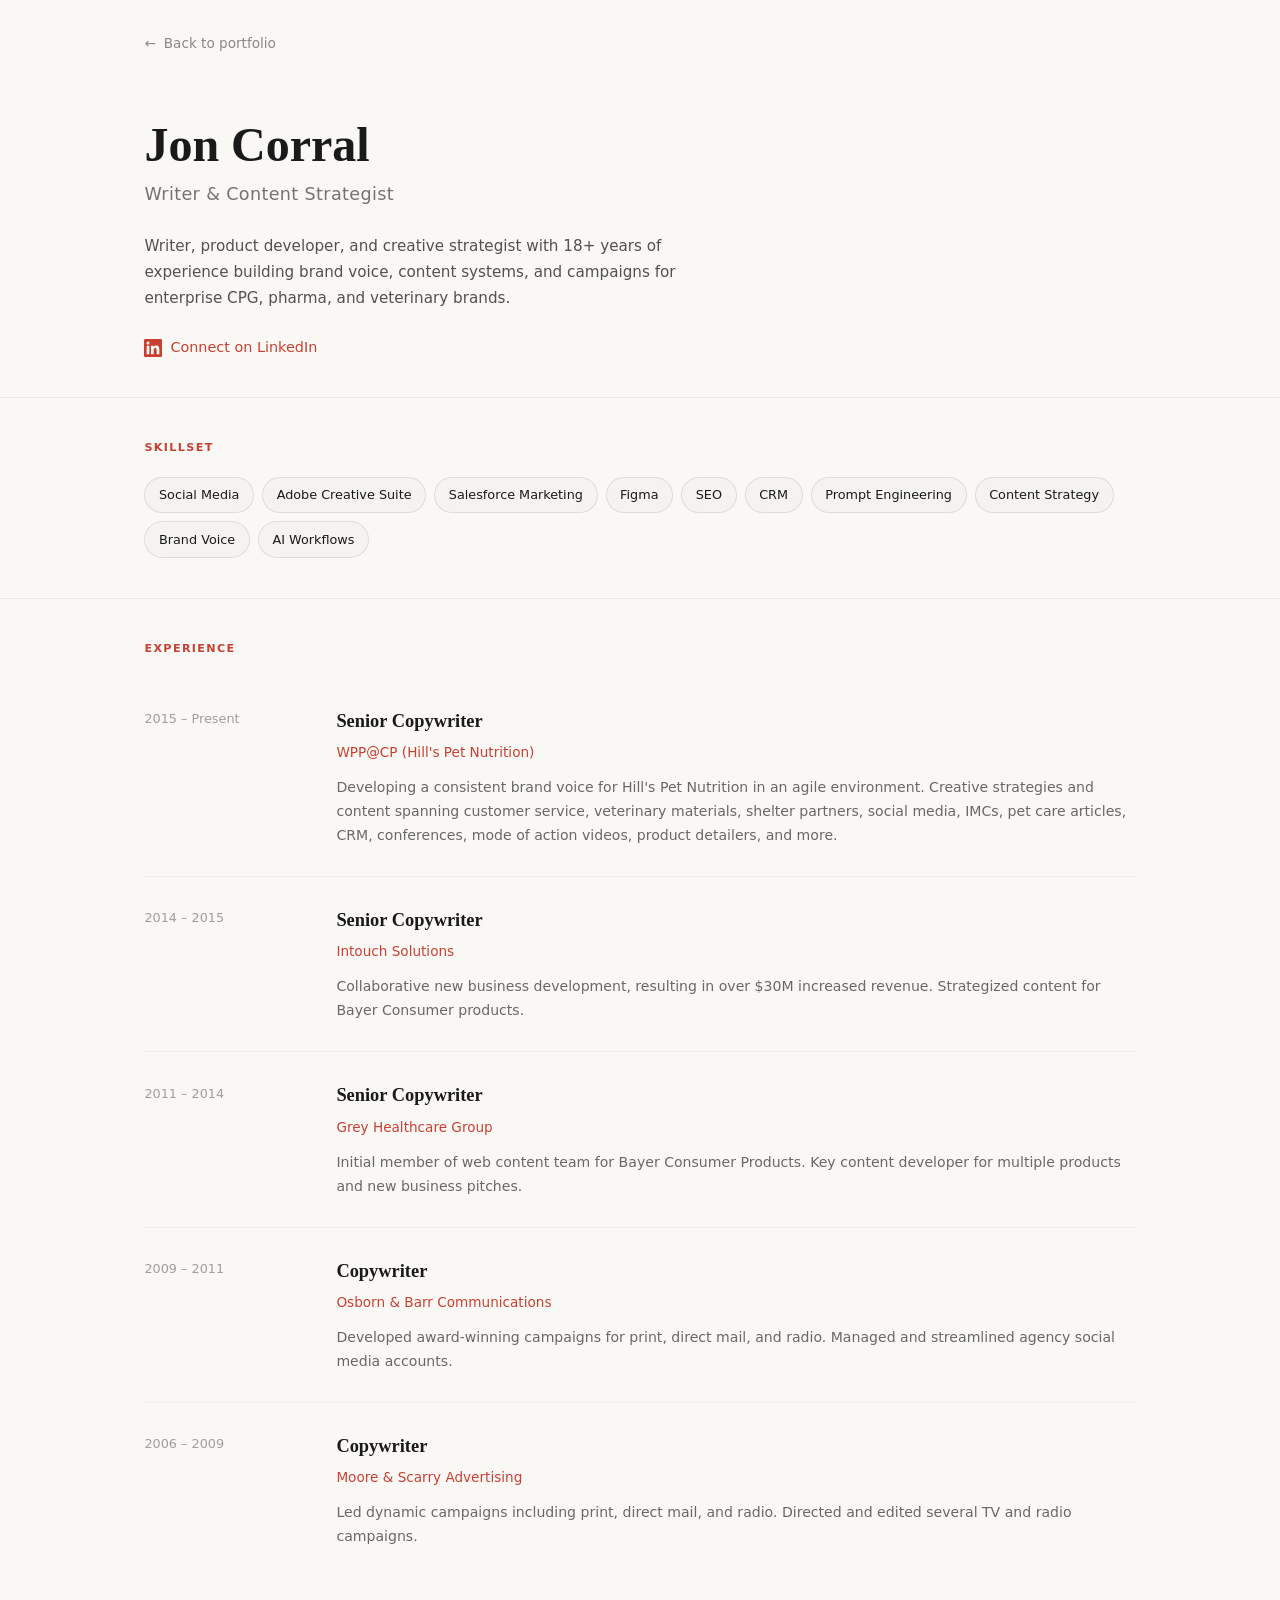
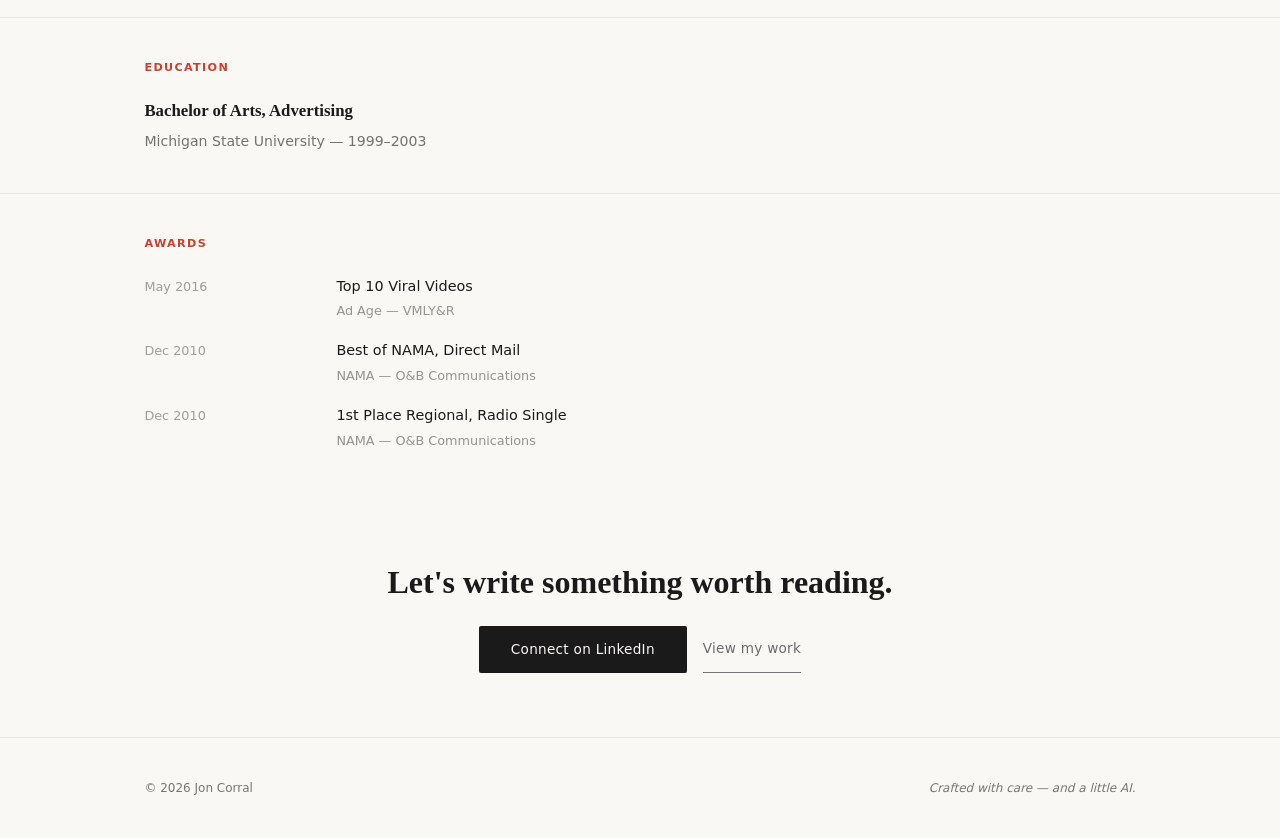
<file: resume.html>
<!DOCTYPE html>
<html lang="en">
<head>
  <meta charset="UTF-8">
  <meta name="viewport" content="width=device-width, initial-scale=1.0">

  <!-- SEO -->
  <title>Résumé — Jon Corral | Copywriter &amp; Content Strategist</title>
  <meta name="description" content="Senior copywriter with 18+ years of experience in brand voice, content strategy, and creative development for CPG, pharma, and veterinary brands.">
  <meta name="author" content="Jon Corral">

  <!-- Open Graph -->
  <meta property="og:title" content="Résumé — Jon Corral | Copywriter &amp; Content Strategist">
  <meta property="og:description" content="Senior copywriter with 18+ years of experience in brand voice, content strategy, and creative development.">
  <meta property="og:type" content="website">
  <meta property="og:url" content="https://joncorral.com/resume.html">

  <!-- Twitter -->
  <meta name="twitter:card" content="summary">
  <meta name="twitter:title" content="Résumé — Jon Corral">
  <meta name="twitter:description" content="Senior copywriter with 18+ years of experience in brand voice, content strategy, and creative development.">

  <!-- Favicon -->
  <link rel="icon" type="image/svg+xml" href="assets/favicon.svg">

  <!-- Styles -->
  <link rel="stylesheet" href="index.css">
  <style>
    /* ── Resume-specific styles ── */
    .resume-page {
      animation: fadeIn 0.5s ease-out;
    }

    @keyframes fadeIn {
      from { opacity: 0; transform: translateY(12px); }
      to   { opacity: 1; transform: translateY(0); }
    }

    .resume-back {
      display: inline-flex;
      align-items: center;
      gap: 0.5rem;
      font-family: var(--font-sans, 'Inter', sans-serif);
      font-size: 0.85rem;
      color: rgba(26,26,26,0.5);
      text-decoration: none;
      padding: 2rem 0 1rem;
      transition: color 0.2s ease;
    }

    .resume-back:hover {
      color: var(--vermillion, #C84032);
    }

    .resume-back__arrow {
      transition: transform 0.2s ease;
    }

    .resume-back:hover .resume-back__arrow {
      transform: translateX(-3px);
    }

    .resume-header {
      padding: 3rem 0 2rem;
      border-bottom: 1px solid rgba(26,26,26,0.06);
    }

    .resume-header__name {
      font-family: var(--font-serif, 'DM Serif Display', serif);
      font-size: clamp(2rem, 5vw, 3rem);
      color: var(--ink, #1A1A1A);
      margin: 0 0 0.5rem;
      line-height: 1.1;
    }

    .resume-header__title {
      font-family: var(--font-sans, 'Inter', sans-serif);
      font-size: 1.1rem;
      font-weight: 400;
      color: rgba(26,26,26,0.6);
      margin: 0 0 1.5rem;
      letter-spacing: 0.02em;
    }

    .resume-header__profile {
      font-family: var(--font-sans, 'Inter', sans-serif);
      font-size: 0.95rem;
      line-height: 1.7;
      color: rgba(26,26,26,0.75);
      max-width: 600px;
      margin: 0;
    }

    .resume-header__connect {
      display: inline-flex;
      align-items: center;
      gap: 0.5rem;
      margin-top: 1.5rem;
      font-family: var(--font-sans, 'Inter', sans-serif);
      font-size: 0.9rem;
      color: var(--vermillion, #C84032);
      text-decoration: none;
      font-weight: 500;
      transition: opacity 0.2s ease;
    }

    .resume-header__connect:hover {
      opacity: 0.7;
    }

    .resume-header__connect svg {
      width: 18px;
      height: 18px;
    }

    /* ── Skills ── */
    .resume-skills {
      padding: 2.5rem 0;
      border-bottom: 1px solid rgba(26,26,26,0.06);
    }

    .resume-section__label {
      font-family: var(--font-sans, 'Inter', sans-serif);
      font-size: 0.7rem;
      font-weight: 600;
      text-transform: uppercase;
      letter-spacing: 0.12em;
      color: var(--vermillion, #C84032);
      margin: 0 0 1.25rem;
    }

    .resume-skills__list {
      display: flex;
      flex-wrap: wrap;
      gap: 0.5rem;
      list-style: none;
      padding: 0;
      margin: 0;
    }

    .resume-skills__tag {
      font-family: var(--font-sans, 'Inter', sans-serif);
      font-size: 0.8rem;
      padding: 0.4rem 0.85rem;
      border: 1px solid rgba(26,26,26,0.1);
      border-radius: 100px;
      color: var(--ink, #1A1A1A);
      background: rgba(26,26,26,0.02);
      transition: all 0.2s ease;
    }

    .resume-skills__tag:hover {
      border-color: var(--vermillion, #C84032);
      color: var(--vermillion, #C84032);
      background: rgba(200,64,50,0.04);
    }

    /* ── Experience Timeline ── */
    .resume-experience {
      padding: 2.5rem 0;
      border-bottom: 1px solid rgba(26,26,26,0.06);
    }

    .resume-timeline {
      display: flex;
      flex-direction: column;
      gap: 0;
    }

    .resume-role {
      display: grid;
      grid-template-columns: 160px 1fr;
      gap: 2rem;
      padding: 1.75rem 0;
      border-bottom: 1px solid rgba(26,26,26,0.04);
      position: relative;
    }

    .resume-role:last-child {
      border-bottom: none;
    }

    .resume-role__period {
      font-family: var(--font-sans, 'Inter', sans-serif);
      font-size: 0.8rem;
      color: rgba(26,26,26,0.4);
      padding-top: 0.15rem;
      white-space: nowrap;
    }

    .resume-role__title {
      font-family: var(--font-serif, 'DM Serif Display', serif);
      font-size: 1.15rem;
      color: var(--ink, #1A1A1A);
      margin: 0 0 0.25rem;
    }

    .resume-role__company {
      font-family: var(--font-sans, 'Inter', sans-serif);
      font-size: 0.85rem;
      color: var(--vermillion, #C84032);
      font-weight: 500;
      margin: 0 0 0.75rem;
    }

    .resume-role__desc {
      font-family: var(--font-sans, 'Inter', sans-serif);
      font-size: 0.88rem;
      line-height: 1.7;
      color: rgba(26,26,26,0.65);
      margin: 0;
    }

    /* ── Education & Awards ── */
    .resume-education {
      padding: 2.5rem 0;
      border-bottom: 1px solid rgba(26,26,26,0.06);
    }

    .resume-edu__degree {
      font-family: var(--font-serif, 'DM Serif Display', serif);
      font-size: 1.05rem;
      color: var(--ink, #1A1A1A);
      margin: 0 0 0.25rem;
    }

    .resume-edu__school {
      font-family: var(--font-sans, 'Inter', sans-serif);
      font-size: 0.88rem;
      color: rgba(26,26,26,0.6);
      margin: 0;
    }

    .resume-awards {
      padding: 2.5rem 0;
    }

    .resume-awards__list {
      list-style: none;
      padding: 0;
      margin: 0;
      display: flex;
      flex-direction: column;
      gap: 1rem;
    }

    .resume-award {
      display: grid;
      grid-template-columns: 160px 1fr;
      gap: 2rem;
      align-items: baseline;
    }

    .resume-award__year {
      font-family: var(--font-sans, 'Inter', sans-serif);
      font-size: 0.8rem;
      color: rgba(26,26,26,0.4);
    }

    .resume-award__title {
      font-family: var(--font-sans, 'Inter', sans-serif);
      font-size: 0.9rem;
      color: var(--ink, #1A1A1A);
      margin: 0 0 0.15rem;
    }

    .resume-award__org {
      font-family: var(--font-sans, 'Inter', sans-serif);
      font-size: 0.8rem;
      color: rgba(26,26,26,0.45);
      margin: 0;
    }

    /* ── CTA ── */
    .resume-cta {
      padding: 4rem 0;
      text-align: center;
    }

    .resume-cta__title {
      font-family: var(--font-serif, 'DM Serif Display', serif);
      font-size: clamp(1.5rem, 3vw, 2rem);
      color: var(--ink, #1A1A1A);
      margin: 0 0 1rem;
    }

    .resume-cta__actions {
      display: flex;
      gap: 1rem;
      justify-content: center;
      flex-wrap: wrap;
    }

    /* ── Responsive ── */
    @media (max-width: 640px) {
      .resume-role {
        grid-template-columns: 1fr;
        gap: 0.25rem;
      }

      .resume-award {
        grid-template-columns: 1fr;
        gap: 0.25rem;
      }

      .resume-role__period,
      .resume-award__year {
        font-size: 0.75rem;
      }
    }
  </style>
</head>
<body class="resume-page">

  <!-- Back link -->
  <div class="container">
    <a href="index.html" class="resume-back" id="back-to-portfolio">
      <span class="resume-back__arrow" aria-hidden="true">←</span>
      Back to portfolio
    </a>
  </div>

  <!-- ====================================================================
       HEADER
       ==================================================================== -->
  <header class="resume-header">
    <div class="container">
      <h1 class="resume-header__name">Jon Corral</h1>
      <p class="resume-header__title">Writer &amp; Content Strategist</p>
      <p class="resume-header__profile">
        Writer, product developer, and creative strategist with 18+ years of
        experience building brand voice, content systems, and campaigns for
        enterprise CPG, pharma, and veterinary brands.
      </p>
      <a href="https://www.linkedin.com/in/joncorral" target="_blank" rel="noopener noreferrer" class="resume-header__connect" id="resume-linkedin">
        <svg viewBox="0 0 24 24" fill="currentColor" aria-hidden="true"><path d="M20.447 20.452h-3.554v-5.569c0-1.328-.027-3.037-1.852-3.037-1.853 0-2.136 1.445-2.136 2.939v5.667H9.351V9h3.414v1.561h.046c.477-.9 1.637-1.85 3.37-1.85 3.601 0 4.267 2.37 4.267 5.455v6.286zM5.337 7.433a2.062 2.062 0 01-2.063-2.065 2.064 2.064 0 112.063 2.065zm1.782 13.019H3.555V9h3.564v11.452zM22.225 0H1.771C.792 0 0 .774 0 1.729v20.542C0 23.227.792 24 1.771 24h20.451C23.2 24 24 23.227 24 22.271V1.729C24 .774 23.2 0 22.222 0h.003z"/></svg>
        Connect on LinkedIn
      </a>
    </div>
  </header>

  <!-- ====================================================================
       SKILLS
       ==================================================================== -->
  <section class="resume-skills">
    <div class="container">
      <p class="resume-section__label">Skillset</p>
      <ul class="resume-skills__list">
        <li class="resume-skills__tag">Social Media</li>
        <li class="resume-skills__tag">Adobe Creative Suite</li>
        <li class="resume-skills__tag">Salesforce Marketing</li>
        <li class="resume-skills__tag">Figma</li>
        <li class="resume-skills__tag">SEO</li>
        <li class="resume-skills__tag">CRM</li>
        <li class="resume-skills__tag">Prompt Engineering</li>
        <li class="resume-skills__tag">Content Strategy</li>
        <li class="resume-skills__tag">Brand Voice</li>
        <li class="resume-skills__tag">AI Workflows</li>
      </ul>
    </div>
  </section>

  <!-- ====================================================================
       EXPERIENCE
       ==================================================================== -->
  <section class="resume-experience">
    <div class="container">
      <p class="resume-section__label">Experience</p>

      <div class="resume-timeline">

        <article class="resume-role">
          <span class="resume-role__period">2015 – Present</span>
          <div>
            <h2 class="resume-role__title">Senior Copywriter</h2>
            <p class="resume-role__company">WPP@CP (Hill's Pet Nutrition)</p>
            <p class="resume-role__desc">
              Developing a consistent brand voice for Hill's Pet Nutrition in an agile
              environment. Creative strategies and content spanning customer service,
              veterinary materials, shelter partners, social media, IMCs, pet care articles,
              CRM, conferences, mode of action videos, product detailers, and more.
            </p>
          </div>
        </article>

        <article class="resume-role">
          <span class="resume-role__period">2014 – 2015</span>
          <div>
            <h2 class="resume-role__title">Senior Copywriter</h2>
            <p class="resume-role__company">Intouch Solutions</p>
            <p class="resume-role__desc">
              Collaborative new business development, resulting in over $30M increased
              revenue. Strategized content for Bayer Consumer products.
            </p>
          </div>
        </article>

        <article class="resume-role">
          <span class="resume-role__period">2011 – 2014</span>
          <div>
            <h2 class="resume-role__title">Senior Copywriter</h2>
            <p class="resume-role__company">Grey Healthcare Group</p>
            <p class="resume-role__desc">
              Initial member of web content team for Bayer Consumer Products. Key content
              developer for multiple products and new business pitches.
            </p>
          </div>
        </article>

        <article class="resume-role">
          <span class="resume-role__period">2009 – 2011</span>
          <div>
            <h2 class="resume-role__title">Copywriter</h2>
            <p class="resume-role__company">Osborn &amp; Barr Communications</p>
            <p class="resume-role__desc">
              Developed award-winning campaigns for print, direct mail, and radio.
              Managed and streamlined agency social media accounts.
            </p>
          </div>
        </article>

        <article class="resume-role">
          <span class="resume-role__period">2006 – 2009</span>
          <div>
            <h2 class="resume-role__title">Copywriter</h2>
            <p class="resume-role__company">Moore &amp; Scarry Advertising</p>
            <p class="resume-role__desc">
              Led dynamic campaigns including print, direct mail, and radio.
              Directed and edited several TV and radio campaigns.
            </p>
          </div>
        </article>

      </div>
    </div>
  </section>

  <!-- ====================================================================
       EDUCATION
       ==================================================================== -->
  <section class="resume-education">
    <div class="container">
      <p class="resume-section__label">Education</p>
      <h2 class="resume-edu__degree">Bachelor of Arts, Advertising</h2>
      <p class="resume-edu__school">Michigan State University — 1999–2003</p>
    </div>
  </section>

  <!-- ====================================================================
       AWARDS
       ==================================================================== -->
  <section class="resume-awards">
    <div class="container">
      <p class="resume-section__label">Awards</p>
      <ul class="resume-awards__list">

        <li class="resume-award">
          <span class="resume-award__year">May 2016</span>
          <div>
            <p class="resume-award__title">Top 10 Viral Videos</p>
            <p class="resume-award__org">Ad Age — VMLY&amp;R</p>
          </div>
        </li>

        <li class="resume-award">
          <span class="resume-award__year">Dec 2010</span>
          <div>
            <p class="resume-award__title">Best of NAMA, Direct Mail</p>
            <p class="resume-award__org">NAMA — O&amp;B Communications</p>
          </div>
        </li>

        <li class="resume-award">
          <span class="resume-award__year">Dec 2010</span>
          <div>
            <p class="resume-award__title">1st Place Regional, Radio Single</p>
            <p class="resume-award__org">NAMA — O&amp;B Communications</p>
          </div>
        </li>

      </ul>
    </div>
  </section>

  <!-- ====================================================================
       CTA
       ==================================================================== -->
  <section class="resume-cta">
    <div class="container">
      <h2 class="resume-cta__title">Let's write something worth reading.</h2>
      <div class="resume-cta__actions">
        <a href="https://www.linkedin.com/in/joncorral" target="_blank" rel="noopener noreferrer" class="btn btn--primary" id="resume-cta-linkedin">Connect on LinkedIn</a>
        <a href="index.html#work" class="btn btn--ghost" id="resume-cta-work">View my work</a>
      </div>
    </div>
  </section>

  <!-- Footer -->
  <footer class="footer">
    <div class="container footer__inner">
      <p class="footer__copy">© 2026 Jon Corral</p>
      <p class="footer__note">Crafted with care — and a little AI.</p>
    </div>
  </footer>

</body>
</html>
</file>
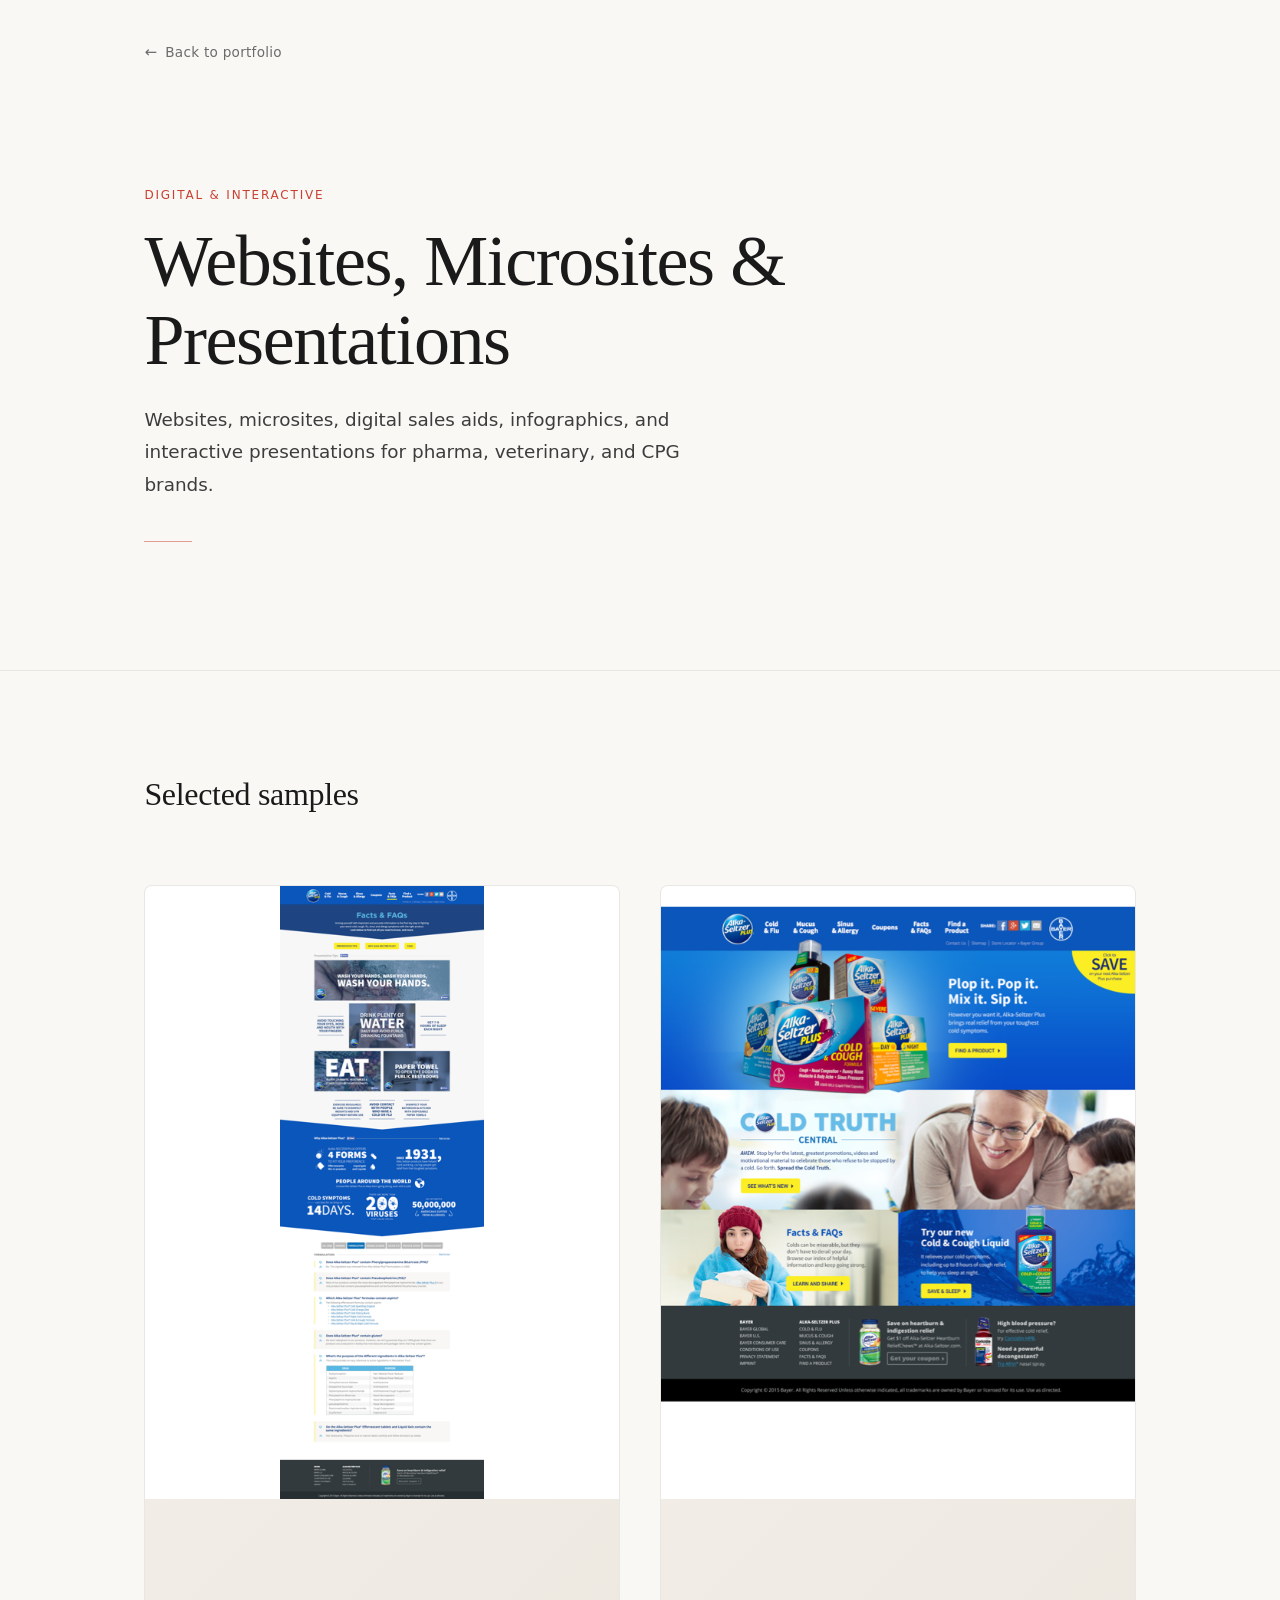
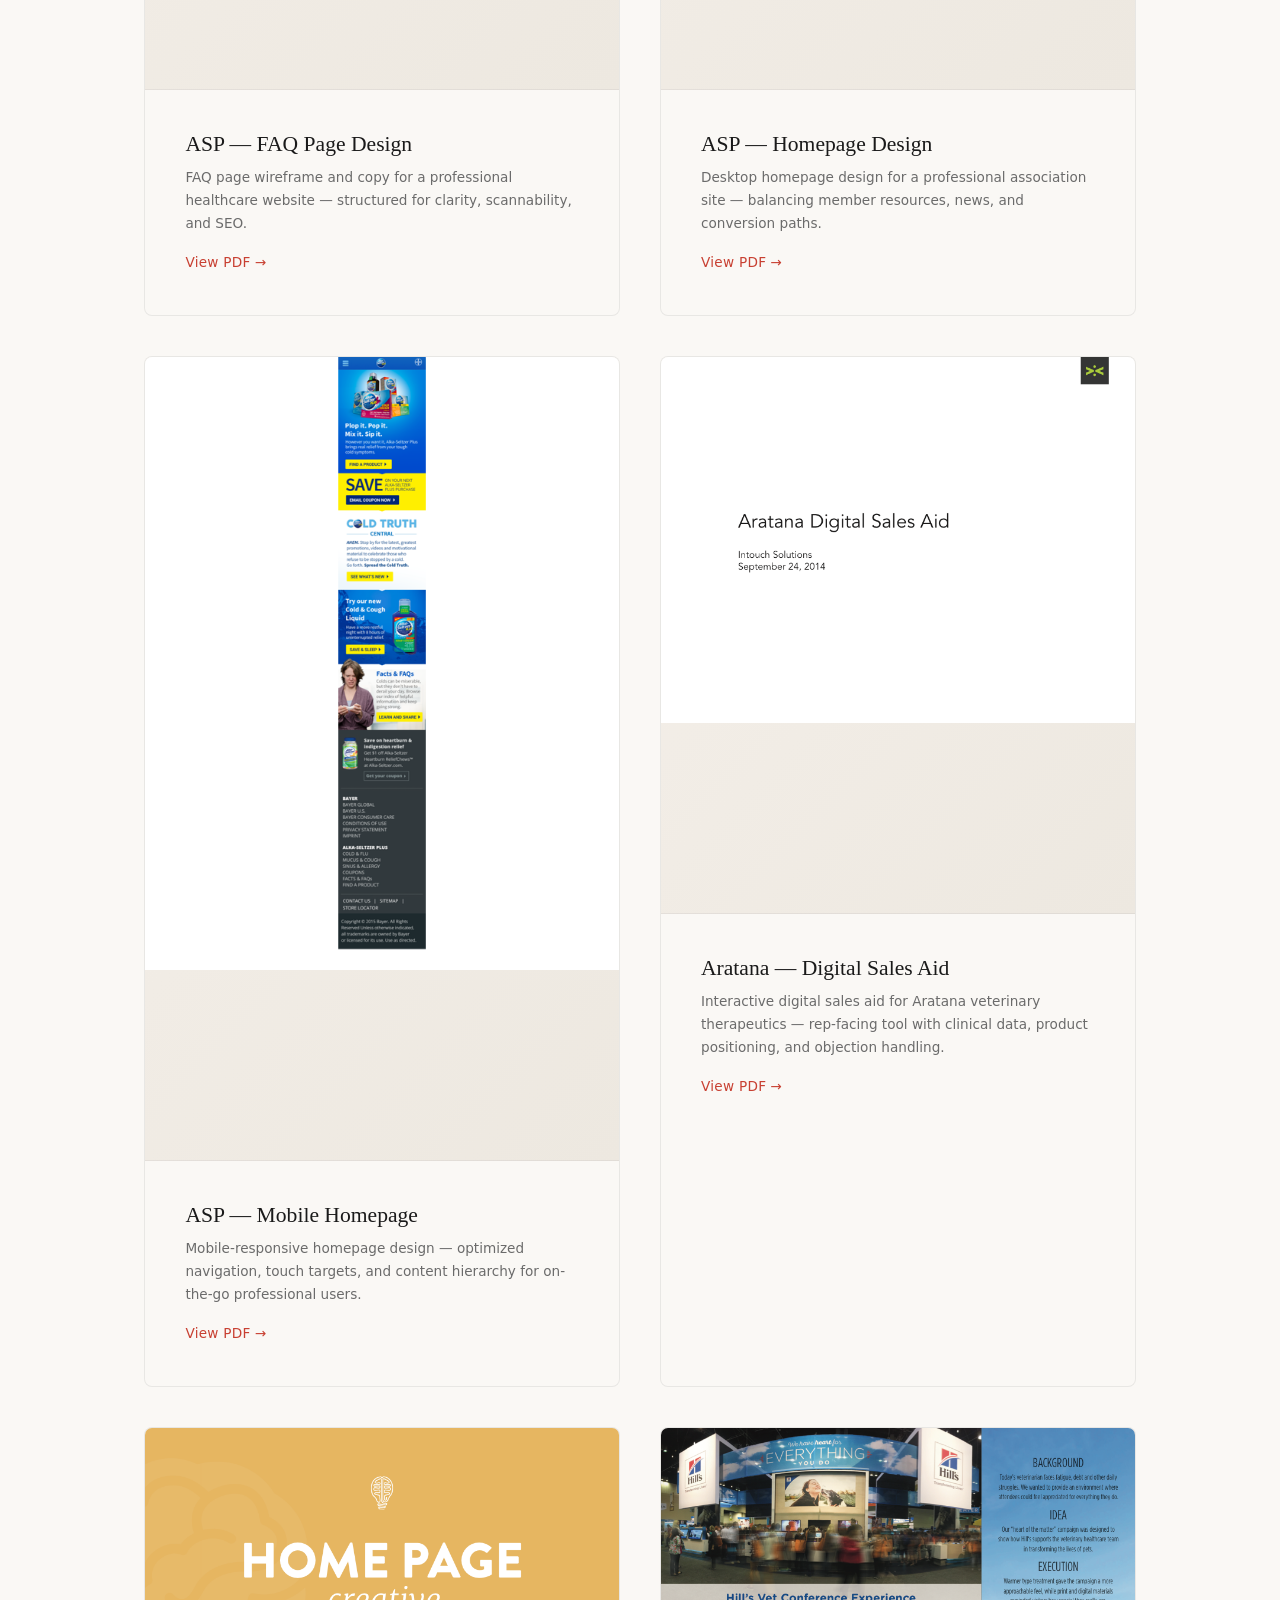
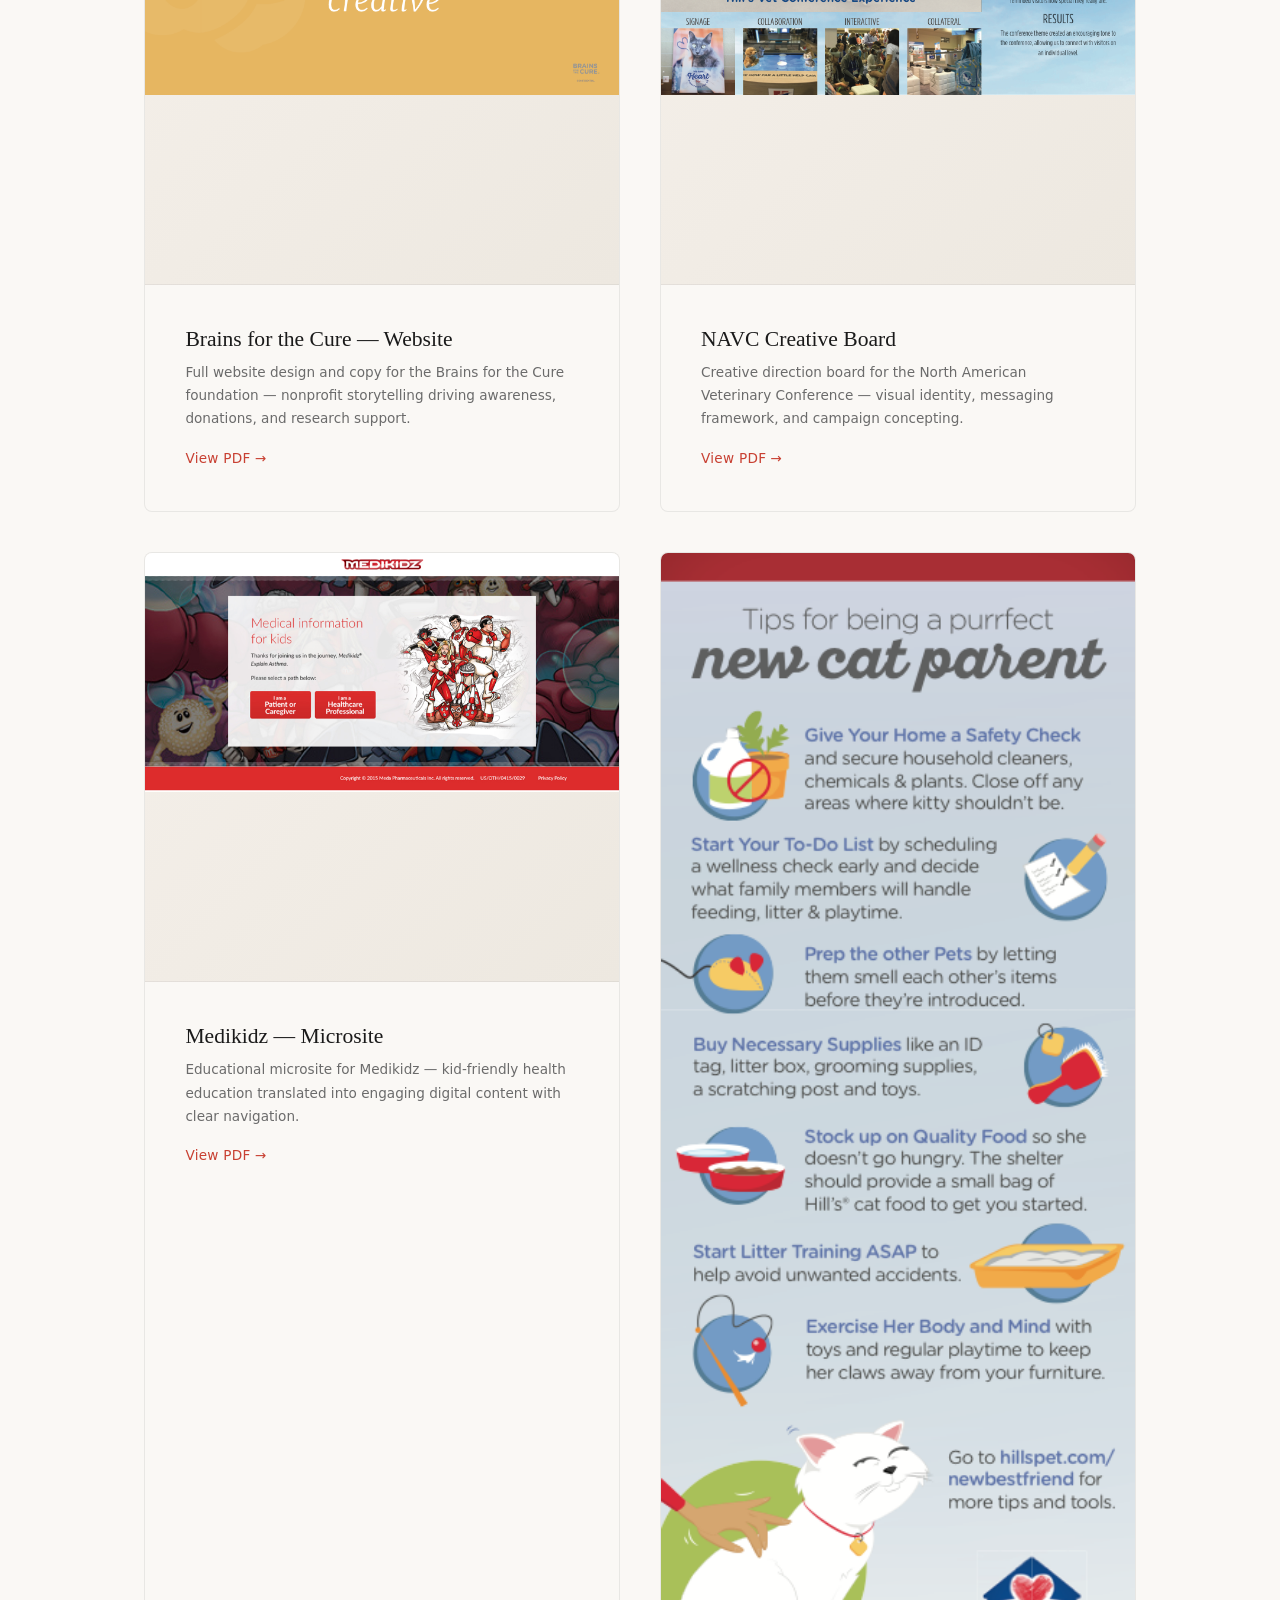
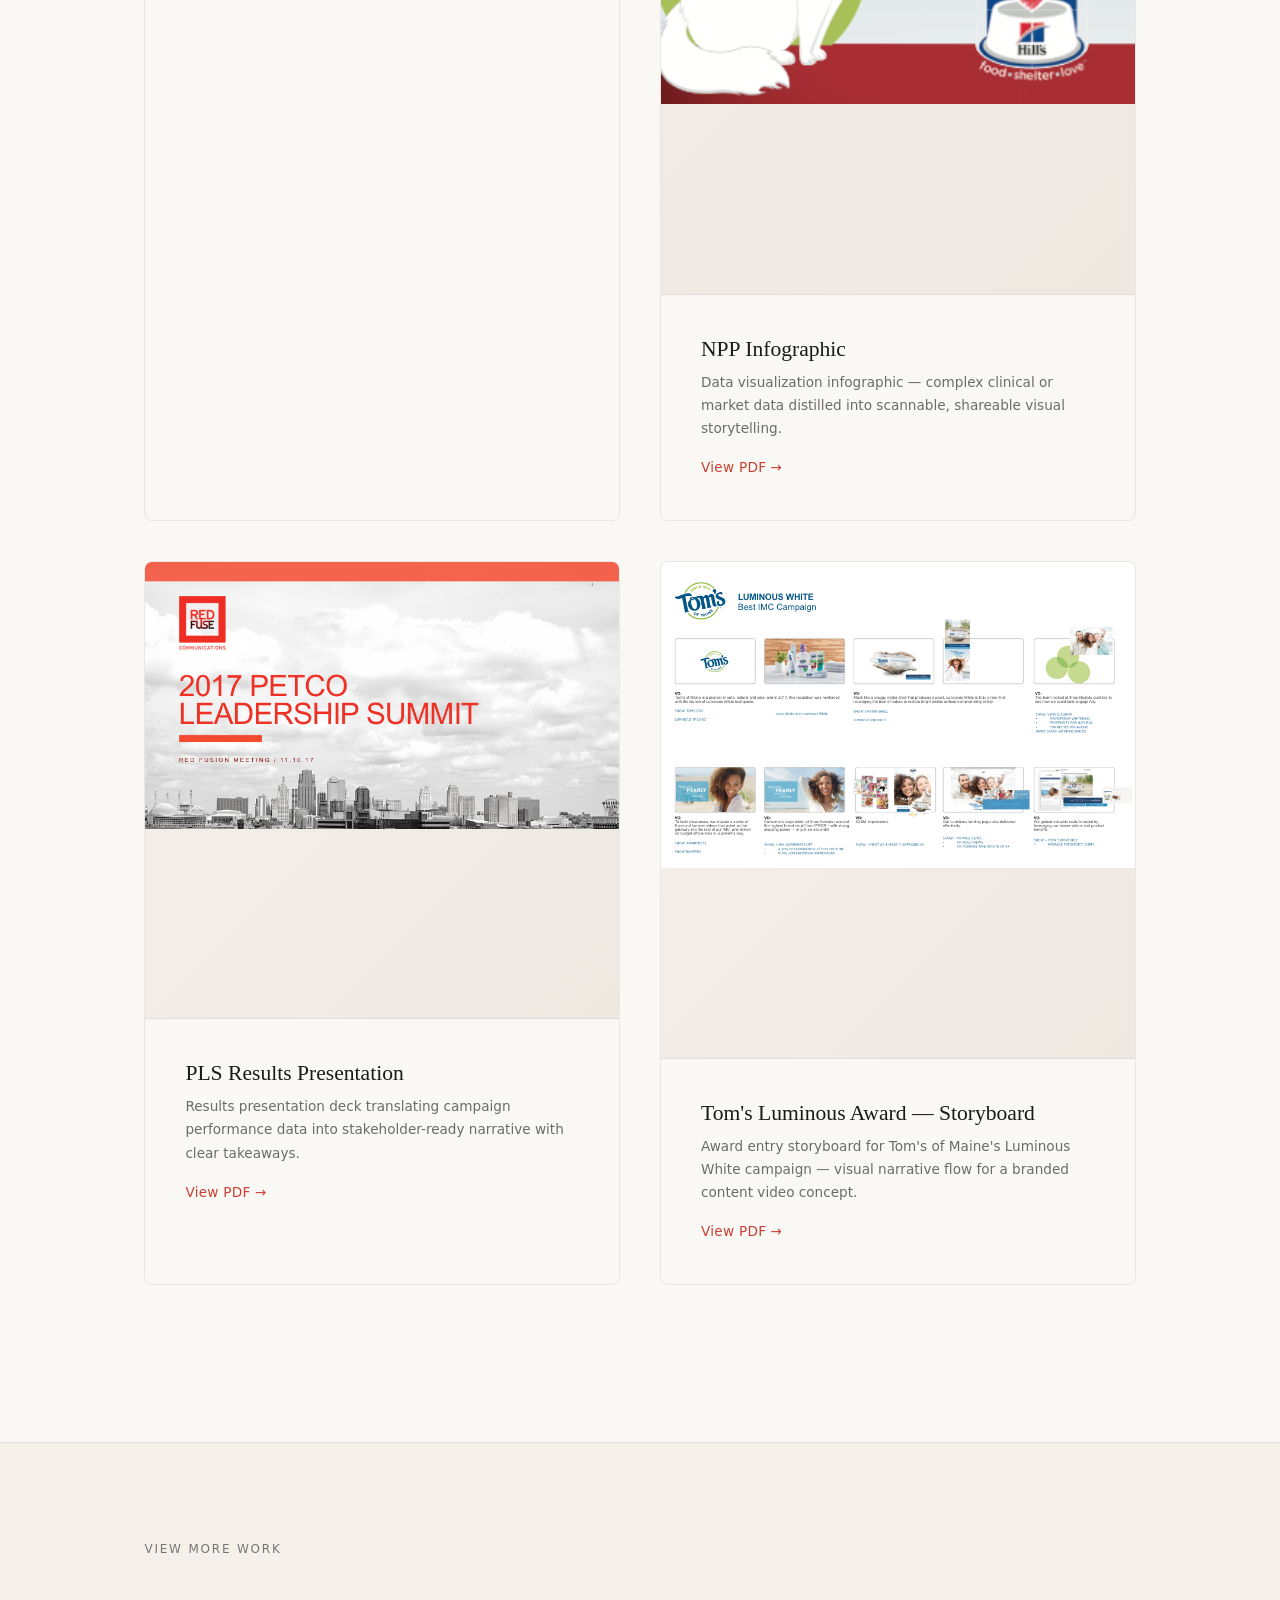
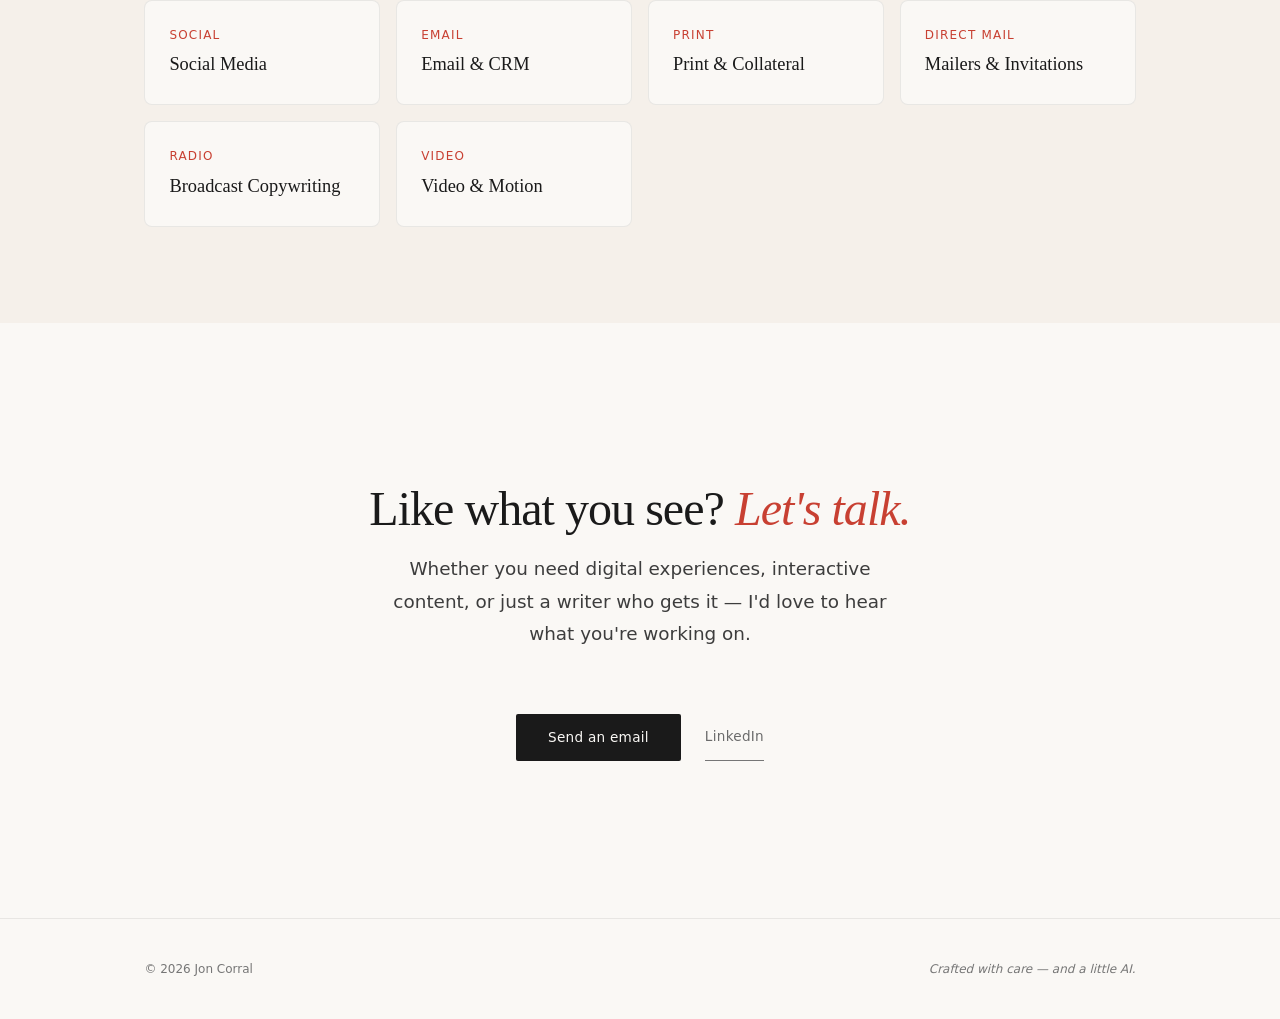
<file: work/digital.html>
<!DOCTYPE html>
<html lang="en">
<head>
  <meta charset="UTF-8">
  <meta name="viewport" content="width=device-width, initial-scale=1.0">

  <!-- SEO -->
  <title>Digital &amp; Interactive — Websites, Microsites &amp; Presentations | Jon Corral</title>
  <meta name="description" content="Websites, microsites, digital sales aids, infographics, and interactive presentations by Jon Corral for pharma, veterinary, and CPG brands.">
  <meta name="author" content="Jon Corral">

  <!-- Open Graph -->
  <meta property="og:title" content="Digital &amp; Interactive — Websites, Microsites &amp; Presentations | Jon Corral">
  <meta property="og:description" content="Websites, microsites, digital sales aids, infographics, and interactive presentations for pharma, veterinary, and CPG brands.">
  <meta property="og:type" content="website">
  <meta property="og:url" content="https://joncorral.com/work/digital.html">

  <!-- Twitter -->
  <meta name="twitter:card" content="summary_large_image">
  <meta name="twitter:title" content="Digital &amp; Interactive — Websites, Microsites &amp; Presentations | Jon Corral">
  <meta name="twitter:description" content="Websites, microsites, digital sales aids, infographics, and interactive presentations for pharma, veterinary, and CPG brands.">

  <!-- Favicon -->
  <link rel="icon" type="image/svg+xml" href="../assets/favicon.svg">

  <!-- Styles -->
  <link rel="stylesheet" href="../index.css">
  <link rel="stylesheet" href="work.css">
</head>
<body class="work-page">

  <!-- Back link -->
  <div class="container">
    <a href="../index.html" class="work-back" id="back-to-portfolio">
      <span class="work-back__arrow" aria-hidden="true">←</span>
      Back to portfolio
    </a>
  </div>

  <!-- ====================================================================
       HERO
       ==================================================================== -->
  <header class="work-hero">
    <div class="container">
      <p class="work-hero__category">Digital &amp; Interactive</p>
      <h1 class="work-hero__title">Websites, Microsites &amp; Presentations</h1>
      <p class="work-hero__desc">
        Websites, microsites, digital sales aids, infographics, and interactive
        presentations for pharma, veterinary, and CPG brands.
      </p>
      <div class="work-hero__divider" aria-hidden="true"></div>
    </div>
  </header>

  <!-- ====================================================================
       SAMPLES
       ==================================================================== -->
  <section class="work-samples">
    <div class="container">
      <h2 class="work-samples__heading">Selected samples</h2>

      <div class="work-sample-grid">

        <!-- ASP — FAQ Page Design -->
        <article class="work-sample work-sample--pdf">
          <div class="work-sample__image">
            <img src="../assets/work/digital/previews/asp-faq.png" alt="ASP FAQ page preview" class="work-sample__preview" loading="lazy">
          </div>
          <div class="work-sample__body">
            <h3 class="work-sample__title">ASP — FAQ Page Design</h3>
            <p class="work-sample__desc">
              FAQ page wireframe and copy for a professional healthcare website —
              structured for clarity, scannability, and SEO.
            </p>
            <a href="../assets/work/digital/ASP_FAQ_Selection_150728.pdf" target="_blank" rel="noopener noreferrer" class="work-sample__link">View PDF</a>
          </div>
        </article>

        <!-- ASP — Homepage Design -->
        <article class="work-sample work-sample--pdf">
          <div class="work-sample__image">
            <img src="../assets/work/digital/previews/asp-home.png" alt="ASP homepage preview" class="work-sample__preview" loading="lazy">
          </div>
          <div class="work-sample__body">
            <h3 class="work-sample__title">ASP — Homepage Design</h3>
            <p class="work-sample__desc">
              Desktop homepage design for a professional association site —
              balancing member resources, news, and conversion paths.
            </p>
            <a href="../assets/work/digital/ASP_HOME_150731_2.pdf" target="_blank" rel="noopener noreferrer" class="work-sample__link">View PDF</a>
          </div>
        </article>

        <!-- ASP — Mobile Homepage -->
        <article class="work-sample work-sample--pdf">
          <div class="work-sample__image">
            <img src="../assets/work/digital/previews/asp-home-mobile.png" alt="ASP mobile homepage preview" class="work-sample__preview" loading="lazy">
          </div>
          <div class="work-sample__body">
            <h3 class="work-sample__title">ASP — Mobile Homepage</h3>
            <p class="work-sample__desc">
              Mobile-responsive homepage design — optimized navigation, touch targets,
              and content hierarchy for on-the-go professional users.
            </p>
            <a href="../assets/work/digital/ASP_HOME_Mobile_150802.pdf" target="_blank" rel="noopener noreferrer" class="work-sample__link">View PDF</a>
          </div>
        </article>

        <!-- Aratana — Digital Sales Aid -->
        <article class="work-sample work-sample--pdf">
          <div class="work-sample__image">
            <img src="../assets/work/digital/previews/aratana-sales-aid.png" alt="Aratana digital sales aid preview" class="work-sample__preview" loading="lazy">
          </div>
          <div class="work-sample__body">
            <h3 class="work-sample__title">Aratana — Digital Sales Aid</h3>
            <p class="work-sample__desc">
              Interactive digital sales aid for Aratana veterinary therapeutics —
              rep-facing tool with clinical data, product positioning, and objection handling.
            </p>
            <a href="../assets/work/digital/Aratana%20Digital%20Sales%20Aid.pdf" target="_blank" rel="noopener noreferrer" class="work-sample__link">View PDF</a>
          </div>
        </article>

        <!-- Brains for the Cure — Website -->
        <article class="work-sample work-sample--pdf">
          <div class="work-sample__image">
            <img src="../assets/work/digital/previews/brains-for-cure.png" alt="Brains for the Cure site preview" class="work-sample__preview" loading="lazy">
          </div>
          <div class="work-sample__body">
            <h3 class="work-sample__title">Brains for the Cure — Website</h3>
            <p class="work-sample__desc">
              Full website design and copy for the Brains for the Cure foundation —
              nonprofit storytelling driving awareness, donations, and research support.
            </p>
            <a href="../assets/work/digital/Brains%20For%20The%20Cure%20Site.pdf" target="_blank" rel="noopener noreferrer" class="work-sample__link">View PDF</a>
          </div>
        </article>

        <!-- NAVC Creative Board -->
        <article class="work-sample work-sample--pdf">
          <div class="work-sample__image">
            <img src="../assets/work/digital/previews/creative-board-nacv.png" alt="NACV creative board preview" class="work-sample__preview" loading="lazy">
          </div>
          <div class="work-sample__body">
            <h3 class="work-sample__title">NAVC Creative Board</h3>
            <p class="work-sample__desc">
              Creative direction board for the North American Veterinary Conference —
              visual identity, messaging framework, and campaign concepting.
            </p>
            <a href="../assets/work/digital/Creative_Board_NACVindd.pdf" target="_blank" rel="noopener noreferrer" class="work-sample__link">View PDF</a>
          </div>
        </article>

        <!-- Medikidz — Microsite -->
        <article class="work-sample work-sample--pdf">
          <div class="work-sample__image">
            <img src="../assets/work/digital/previews/medikidz-microsite.png" alt="Medikidz microsite preview" class="work-sample__preview" loading="lazy">
          </div>
          <div class="work-sample__body">
            <h3 class="work-sample__title">Medikidz — Microsite</h3>
            <p class="work-sample__desc">
              Educational microsite for Medikidz — kid-friendly health education
              translated into engaging digital content with clear navigation.
            </p>
            <a href="../assets/work/digital/Medikidz_Microsite.pdf" target="_blank" rel="noopener noreferrer" class="work-sample__link">View PDF</a>
          </div>
        </article>

        <!-- NPP Infographic -->
        <article class="work-sample work-sample--pdf">
          <div class="work-sample__image">
            <img src="../assets/work/digital/previews/npp-infographic.png" alt="NPP infographic preview" class="work-sample__preview" loading="lazy">
          </div>
          <div class="work-sample__body">
            <h3 class="work-sample__title">NPP Infographic</h3>
            <p class="work-sample__desc">
              Data visualization infographic — complex clinical or market data
              distilled into scannable, shareable visual storytelling.
            </p>
            <a href="../assets/work/digital/NPP_Infographic_09092016_v3.pdf" target="_blank" rel="noopener noreferrer" class="work-sample__link">View PDF</a>
          </div>
        </article>

        <!-- PLS Results Presentation -->
        <article class="work-sample work-sample--pdf">
          <div class="work-sample__image">
            <img src="../assets/work/digital/previews/pls-results.png" alt="PLS results presentation preview" class="work-sample__preview" loading="lazy">
          </div>
          <div class="work-sample__body">
            <h3 class="work-sample__title">PLS Results Presentation</h3>
            <p class="work-sample__desc">
              Results presentation deck translating campaign performance
              data into stakeholder-ready narrative with clear takeaways.
            </p>
            <a href="../assets/work/digital/PLS%20Results%20Presentation.pdf" target="_blank" rel="noopener noreferrer" class="work-sample__link">View PDF</a>
          </div>
        </article>

        <!-- Tom's Luminous Award — Storyboard -->
        <article class="work-sample work-sample--pdf">
          <div class="work-sample__image">
            <img src="../assets/work/digital/previews/toms-luminous.png" alt="Tom's Luminous Award storyboard preview" class="work-sample__preview" loading="lazy">
          </div>
          <div class="work-sample__body">
            <h3 class="work-sample__title">Tom's Luminous Award — Storyboard</h3>
            <p class="work-sample__desc">
              Award entry storyboard for Tom's of Maine's Luminous White campaign —
              visual narrative flow for a branded content video concept.
            </p>
            <a href="../assets/work/digital/Toms%20Luminous%20Award%20Entry%20storyboard%20r1v1.pdf" target="_blank" rel="noopener noreferrer" class="work-sample__link">View PDF</a>
          </div>
        </article>

      </div>
    </div>
  </section>

  <!-- ====================================================================
       CROSS-NAVIGATION
       ==================================================================== -->
  <nav class="work-nav" aria-label="More work categories">
    <div class="container">
      <p class="work-nav__label">View more work</p>
      <div class="work-nav__grid">
        <a href="social.html" class="work-nav__link" id="nav-to-social">
          <p class="work-nav__link-category">Social</p>
          <p class="work-nav__link-title">Social Media</p>
        </a>
        <a href="email.html" class="work-nav__link" id="nav-to-email">
          <p class="work-nav__link-category">Email</p>
          <p class="work-nav__link-title">Email &amp; CRM</p>
        </a>
        <a href="print.html" class="work-nav__link" id="nav-to-print">
          <p class="work-nav__link-category">Print</p>
          <p class="work-nav__link-title">Print &amp; Collateral</p>
        </a>
        <a href="direct-mail.html" class="work-nav__link" id="nav-to-direct-mail">
          <p class="work-nav__link-category">Direct Mail</p>
          <p class="work-nav__link-title">Mailers &amp; Invitations</p>
        </a>
        <a href="radio.html" class="work-nav__link" id="nav-to-radio">
          <p class="work-nav__link-category">Radio</p>
          <p class="work-nav__link-title">Broadcast Copywriting</p>
        </a>
        <a href="video.html" class="work-nav__link" id="nav-to-video">
          <p class="work-nav__link-category">Video</p>
          <p class="work-nav__link-title">Video &amp; Motion</p>
        </a>
      </div>
    </div>
  </nav>

  <!-- ====================================================================
       FOOTER CTA
       ==================================================================== -->
  <section class="work-cta">
    <div class="container">
      <h2 class="work-cta__title">Like what you see? <em>Let's talk.</em></h2>
      <p class="work-cta__desc">
        Whether you need digital experiences, interactive content, or just a
        writer who gets it — I'd love to hear what you're working on.
      </p>
      <div class="work-cta__actions">
        <a href="mailto:jon@joncorral.com" class="btn btn--primary" id="cta-email">Send an email</a>
        <a href="https://www.linkedin.com/in/joncorral" target="_blank" rel="noopener noreferrer" class="btn btn--ghost" id="cta-linkedin">LinkedIn</a>
      </div>
    </div>
  </section>

  <!-- Footer -->
  <footer class="footer">
    <div class="container footer__inner">
      <p class="footer__copy">© 2026 Jon Corral</p>
      <p class="footer__note">Crafted with care — and a little AI.</p>
    </div>
  </footer>

</body>
</html>
</file>
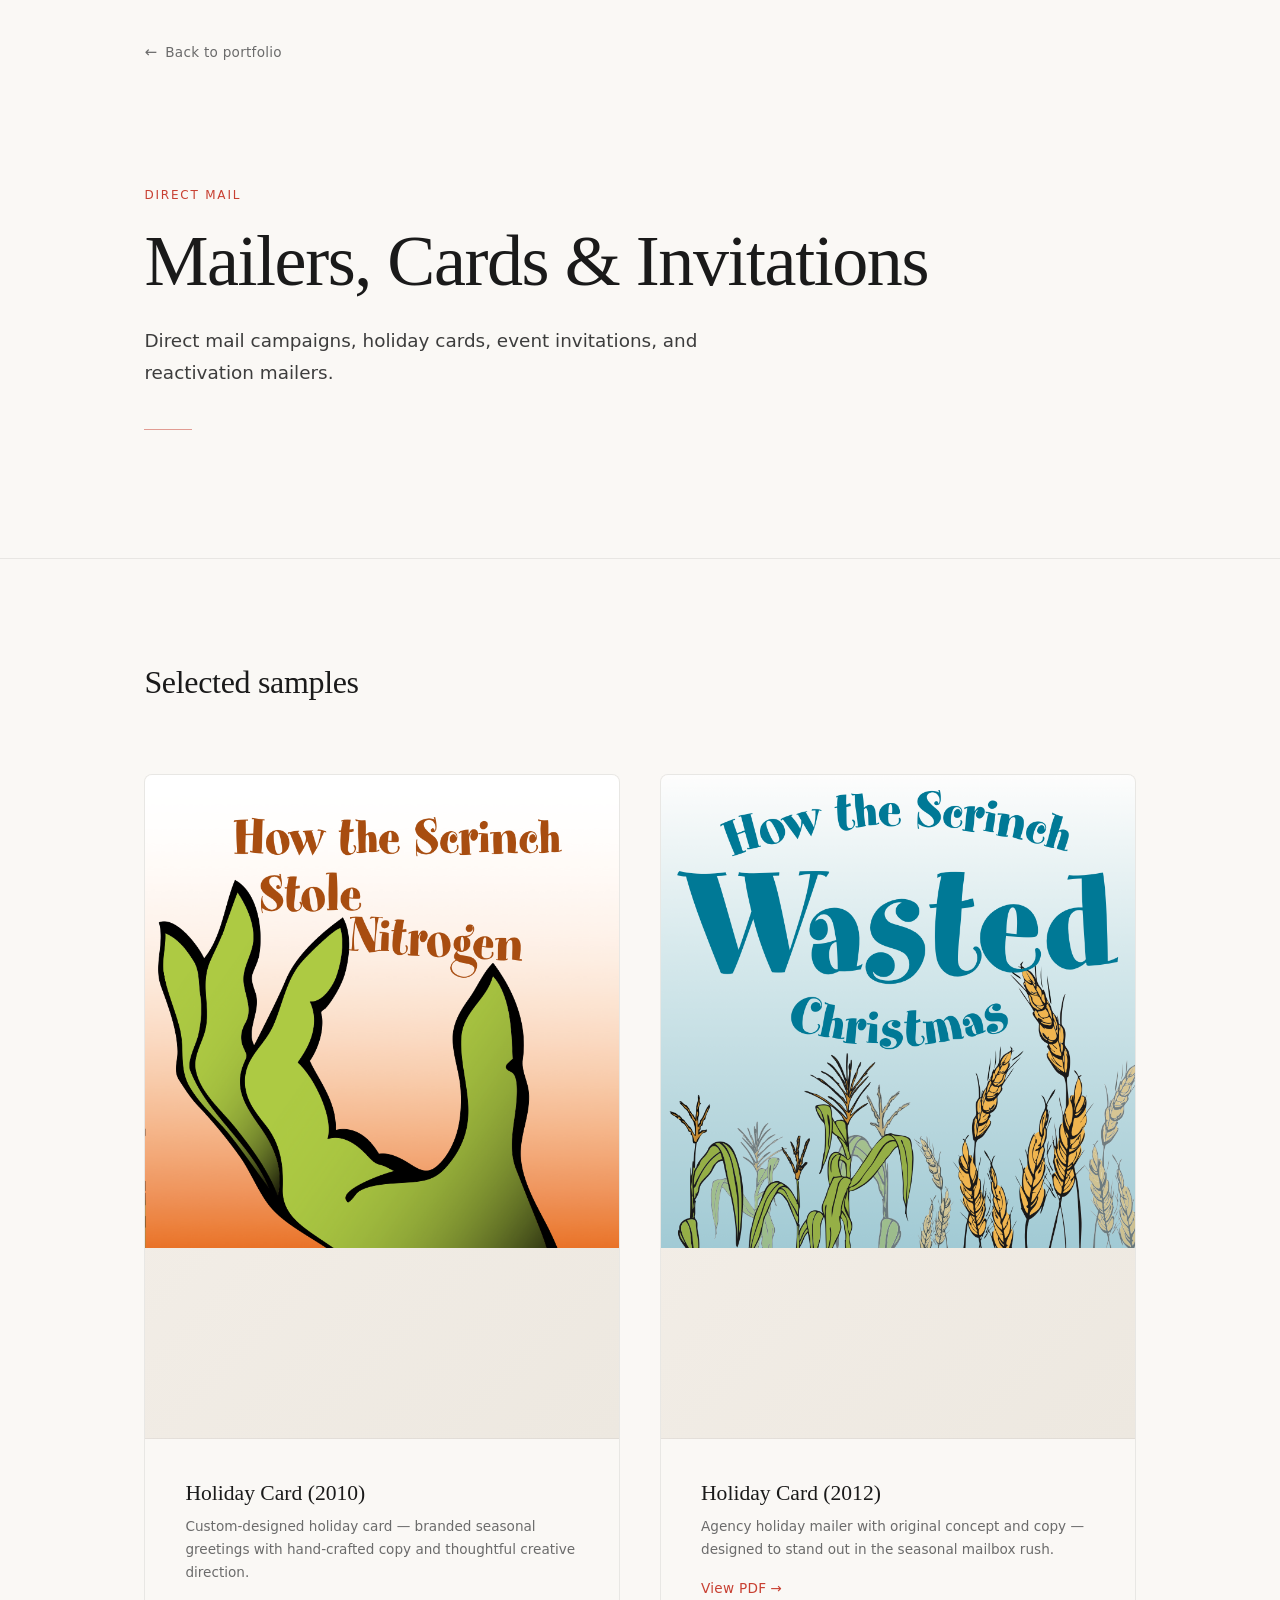
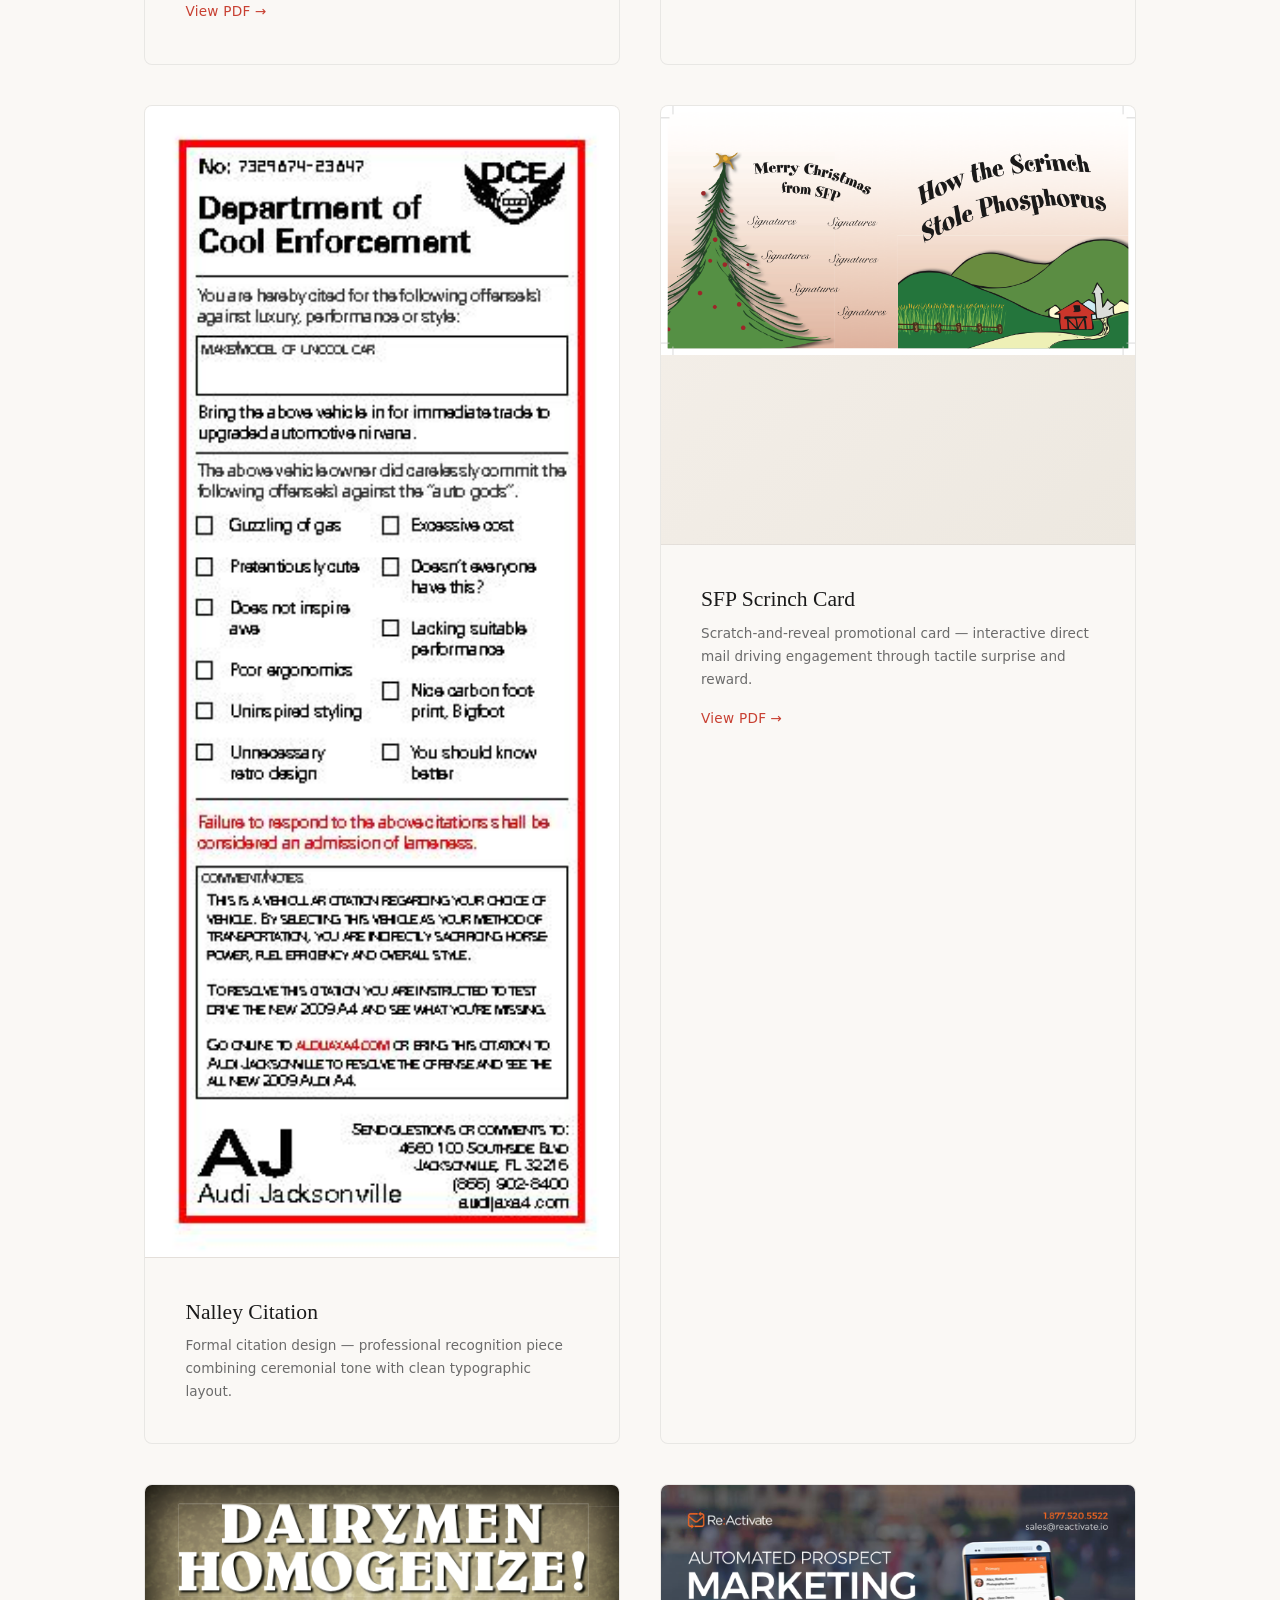
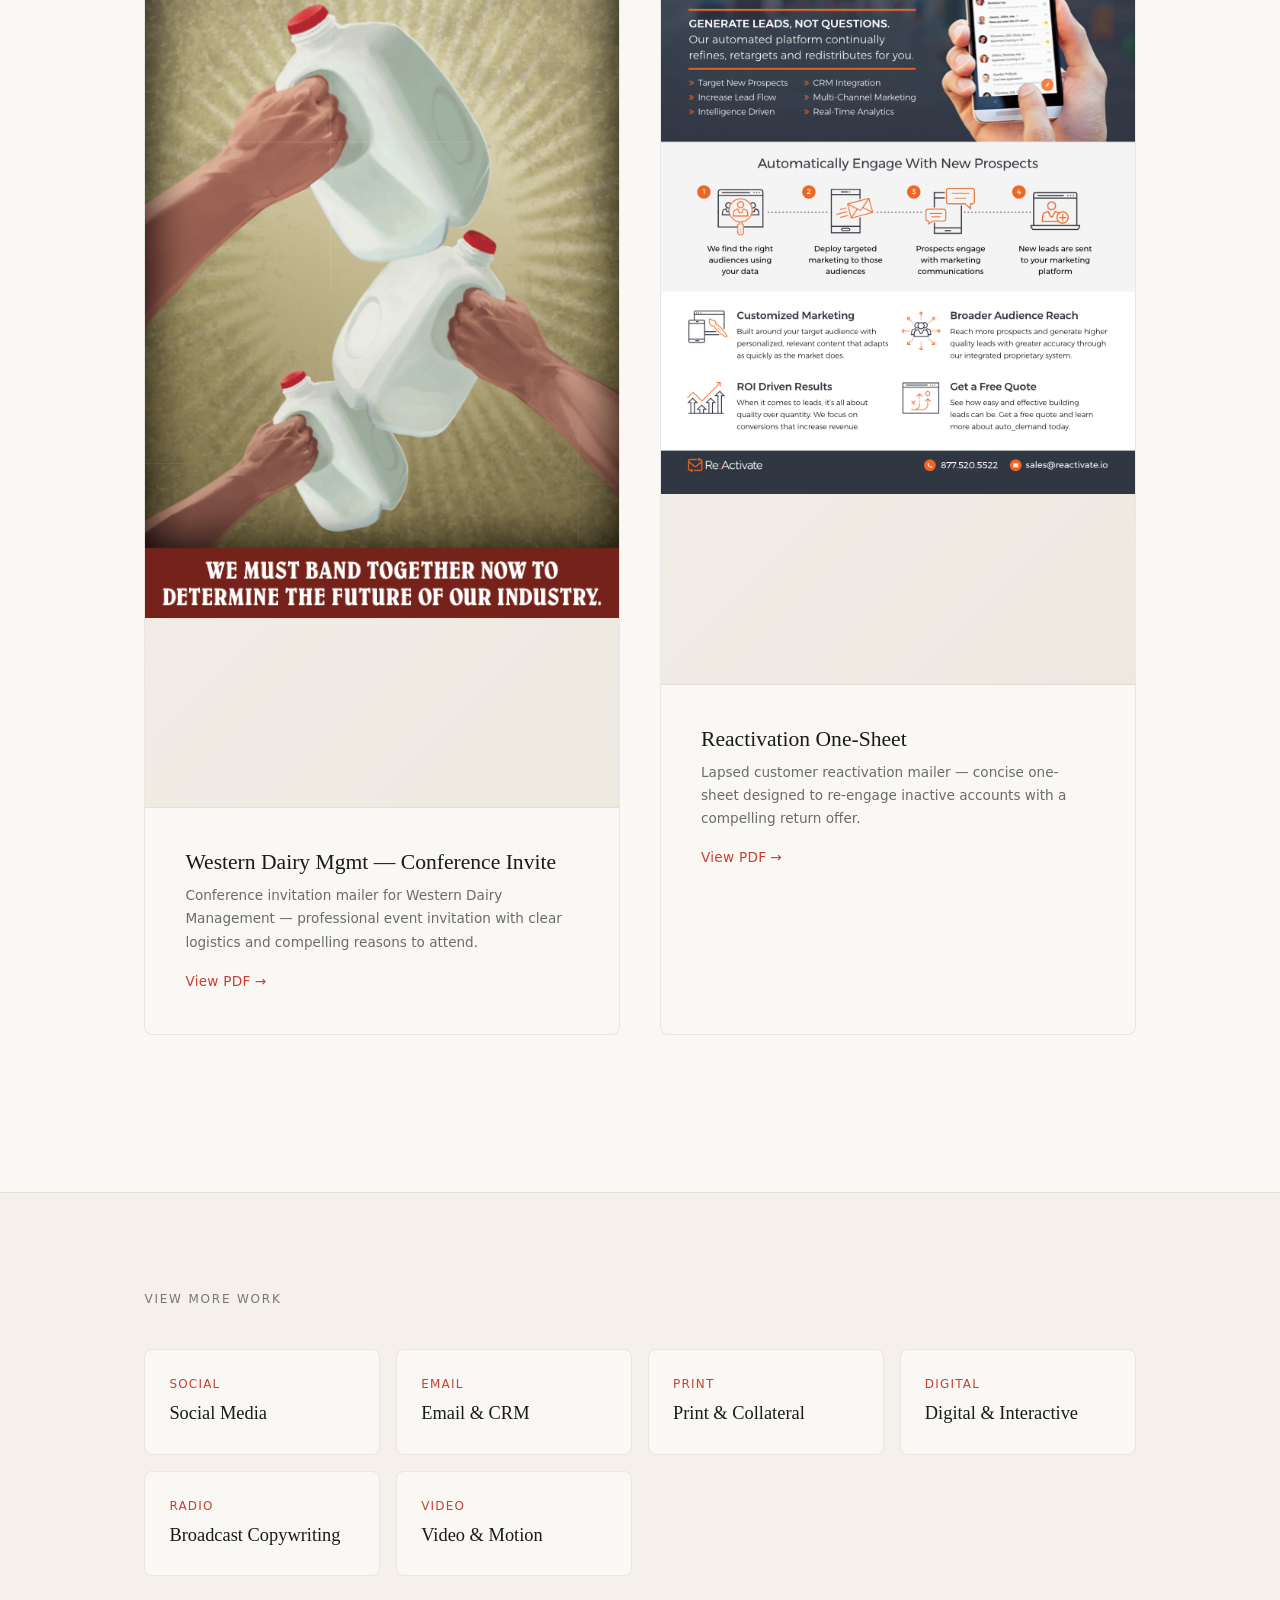
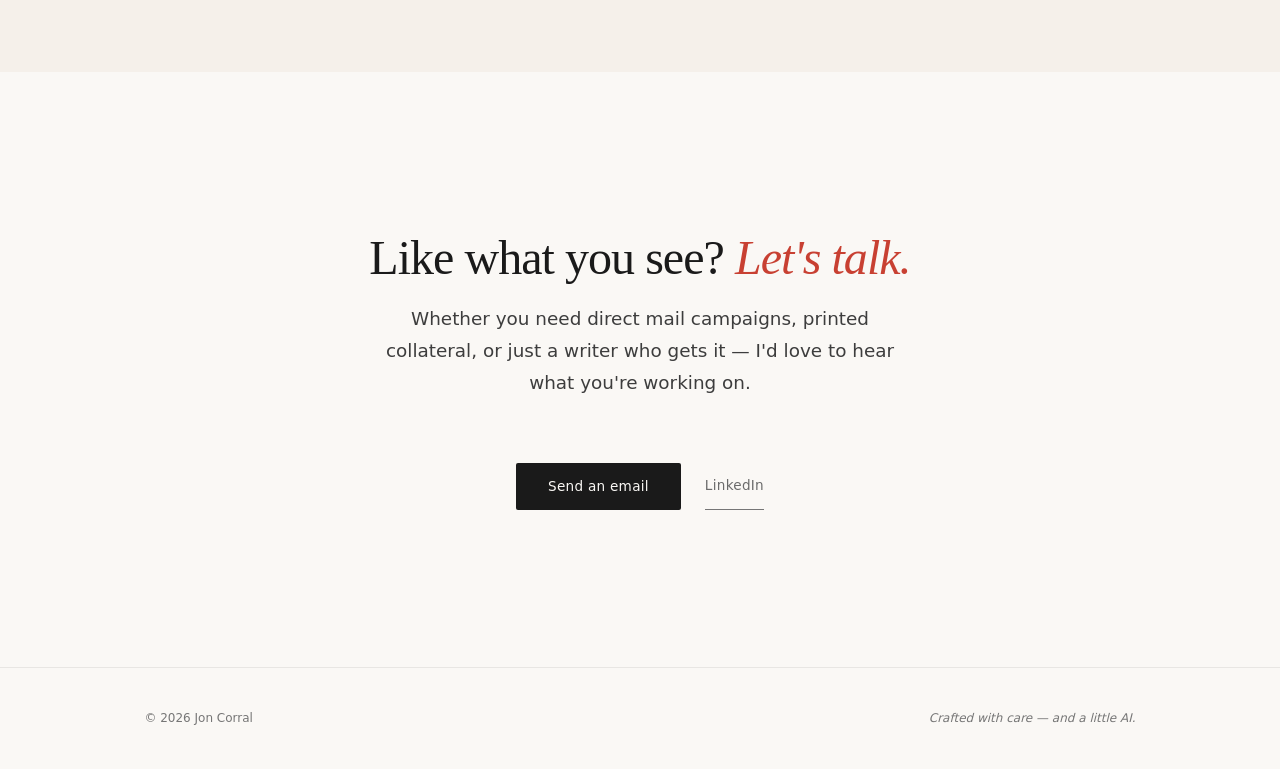
<file: work/direct-mail.html>
<!DOCTYPE html>
<html lang="en">
<head>
  <meta charset="UTF-8">
  <meta name="viewport" content="width=device-width, initial-scale=1.0">

  <!-- SEO -->
  <title>Direct Mail — Mailers, Cards &amp; Invitations | Jon Corral</title>
  <meta name="description" content="Direct mail campaigns, holiday cards, event invitations, and reactivation mailers by Jon Corral.">
  <meta name="author" content="Jon Corral">

  <!-- Open Graph -->
  <meta property="og:title" content="Direct Mail — Mailers, Cards &amp; Invitations | Jon Corral">
  <meta property="og:description" content="Direct mail campaigns, holiday cards, event invitations, and reactivation mailers.">
  <meta property="og:type" content="website">
  <meta property="og:url" content="https://joncorral.com/work/direct-mail.html">

  <!-- Twitter -->
  <meta name="twitter:card" content="summary_large_image">
  <meta name="twitter:title" content="Direct Mail — Mailers, Cards &amp; Invitations | Jon Corral">
  <meta name="twitter:description" content="Direct mail campaigns, holiday cards, event invitations, and reactivation mailers.">

  <!-- Favicon -->
  <link rel="icon" type="image/svg+xml" href="../assets/favicon.svg">

  <!-- Styles -->
  <link rel="stylesheet" href="../index.css">
  <link rel="stylesheet" href="work.css">
</head>
<body class="work-page">

  <!-- Back link -->
  <div class="container">
    <a href="../index.html" class="work-back" id="back-to-portfolio">
      <span class="work-back__arrow" aria-hidden="true">←</span>
      Back to portfolio
    </a>
  </div>

  <!-- ====================================================================
       HERO
       ==================================================================== -->
  <header class="work-hero">
    <div class="container">
      <p class="work-hero__category">Direct Mail</p>
      <h1 class="work-hero__title">Mailers, Cards &amp; Invitations</h1>
      <p class="work-hero__desc">
        Direct mail campaigns, holiday cards, event invitations,
        and reactivation mailers.
      </p>
      <div class="work-hero__divider" aria-hidden="true"></div>
    </div>
  </header>

  <!-- ====================================================================
       SAMPLES
       ==================================================================== -->
  <section class="work-samples">
    <div class="container">
      <h2 class="work-samples__heading">Selected samples</h2>

      <div class="work-sample-grid">

        <!-- Holiday Card (2010) -->
        <article class="work-sample work-sample--pdf">
          <div class="work-sample__image">
            <img src="../assets/work/direct-mail/previews/christmas-2010.png" alt="2010 Christmas card preview" class="work-sample__preview" loading="lazy">
          </div>
          <div class="work-sample__body">
            <h3 class="work-sample__title">Holiday Card (2010)</h3>
            <p class="work-sample__desc">
              Custom-designed holiday card — branded seasonal greetings
              with hand-crafted copy and thoughtful creative direction.
            </p>
            <a href="../assets/work/direct-mail/2010%20Christmas%20Card%20FINAL.pdf" target="_blank" rel="noopener noreferrer" class="work-sample__link">View PDF</a>
          </div>
        </article>

        <!-- Holiday Card (2012) -->
        <article class="work-sample work-sample--pdf">
          <div class="work-sample__image">
            <img src="../assets/work/direct-mail/previews/christmas-2012.png" alt="2012 Christmas card preview" class="work-sample__preview" loading="lazy">
          </div>
          <div class="work-sample__body">
            <h3 class="work-sample__title">Holiday Card (2012)</h3>
            <p class="work-sample__desc">
              Agency holiday mailer with original concept and copy —
              designed to stand out in the seasonal mailbox rush.
            </p>
            <a href="../assets/work/direct-mail/MTM%202012%20Christmas%20Card.pdf" target="_blank" rel="noopener noreferrer" class="work-sample__link">View PDF</a>
          </div>
        </article>

        <!-- Nalley Citation (JPG) -->
        <article class="work-sample work-sample--image">
          <div class="work-sample__image">
            <img src="../assets/work/direct-mail/Nalley%20Citation.jpg" alt="Nalley Citation" class="work-sample__img" loading="lazy">
          </div>
          <div class="work-sample__body">
            <h3 class="work-sample__title">Nalley Citation</h3>
            <p class="work-sample__desc">
              Formal citation design — professional recognition piece
              combining ceremonial tone with clean typographic layout.
            </p>
          </div>
        </article>

        <!-- SFP Scrinch Card -->
        <article class="work-sample work-sample--pdf">
          <div class="work-sample__image">
            <img src="../assets/work/direct-mail/previews/sfp-scrinch.png" alt="SFP Scrinch card preview" class="work-sample__preview" loading="lazy">
          </div>
          <div class="work-sample__body">
            <h3 class="work-sample__title">SFP Scrinch Card</h3>
            <p class="work-sample__desc">
              Scratch-and-reveal promotional card — interactive direct mail
              driving engagement through tactile surprise and reward.
            </p>
            <a href="../assets/work/direct-mail/SFP%20Scrinch%20Card.pdf" target="_blank" rel="noopener noreferrer" class="work-sample__link">View PDF</a>
          </div>
        </article>

        <!-- Western Dairy Mgmt — Conference Invite -->
        <article class="work-sample work-sample--pdf">
          <div class="work-sample__image">
            <img src="../assets/work/direct-mail/previews/western-dairy.png" alt="Western Dairy management invite preview" class="work-sample__preview" loading="lazy">
          </div>
          <div class="work-sample__body">
            <h3 class="work-sample__title">Western Dairy Mgmt — Conference Invite</h3>
            <p class="work-sample__desc">
              Conference invitation mailer for Western Dairy Management —
              professional event invitation with clear logistics and compelling
              reasons to attend.
            </p>
            <a href="../assets/work/direct-mail/Western%20Dairy%20Mgt%20Invite.pdf" target="_blank" rel="noopener noreferrer" class="work-sample__link">View PDF</a>
          </div>
        </article>

        <!-- Reactivation One-Sheet -->
        <article class="work-sample work-sample--pdf">
          <div class="work-sample__image">
            <img src="../assets/work/direct-mail/previews/reactivate-onesheet.png" alt="Reactivate one-sheet preview" class="work-sample__preview" loading="lazy">
          </div>
          <div class="work-sample__body">
            <h3 class="work-sample__title">Reactivation One-Sheet</h3>
            <p class="work-sample__desc">
              Lapsed customer reactivation mailer — concise one-sheet designed
              to re-engage inactive accounts with a compelling return offer.
            </p>
            <a href="../assets/work/direct-mail/reactivate-one-sheet-low-res.pdf" target="_blank" rel="noopener noreferrer" class="work-sample__link">View PDF</a>
          </div>
        </article>

      </div>
    </div>
  </section>

  <!-- ====================================================================
       CROSS-NAVIGATION
       ==================================================================== -->
  <nav class="work-nav" aria-label="More work categories">
    <div class="container">
      <p class="work-nav__label">View more work</p>
      <div class="work-nav__grid">
        <a href="social.html" class="work-nav__link" id="nav-to-social">
          <p class="work-nav__link-category">Social</p>
          <p class="work-nav__link-title">Social Media</p>
        </a>
        <a href="email.html" class="work-nav__link" id="nav-to-email">
          <p class="work-nav__link-category">Email</p>
          <p class="work-nav__link-title">Email &amp; CRM</p>
        </a>
        <a href="print.html" class="work-nav__link" id="nav-to-print">
          <p class="work-nav__link-category">Print</p>
          <p class="work-nav__link-title">Print &amp; Collateral</p>
        </a>
        <a href="digital.html" class="work-nav__link" id="nav-to-digital">
          <p class="work-nav__link-category">Digital</p>
          <p class="work-nav__link-title">Digital &amp; Interactive</p>
        </a>
        <a href="radio.html" class="work-nav__link" id="nav-to-radio">
          <p class="work-nav__link-category">Radio</p>
          <p class="work-nav__link-title">Broadcast Copywriting</p>
        </a>
        <a href="video.html" class="work-nav__link" id="nav-to-video">
          <p class="work-nav__link-category">Video</p>
          <p class="work-nav__link-title">Video &amp; Motion</p>
        </a>
      </div>
    </div>
  </nav>

  <!-- ====================================================================
       FOOTER CTA
       ==================================================================== -->
  <section class="work-cta">
    <div class="container">
      <h2 class="work-cta__title">Like what you see? <em>Let's talk.</em></h2>
      <p class="work-cta__desc">
        Whether you need direct mail campaigns, printed collateral, or just a
        writer who gets it — I'd love to hear what you're working on.
      </p>
      <div class="work-cta__actions">
        <a href="mailto:jon@joncorral.com" class="btn btn--primary" id="cta-email">Send an email</a>
        <a href="https://www.linkedin.com/in/joncorral" target="_blank" rel="noopener noreferrer" class="btn btn--ghost" id="cta-linkedin">LinkedIn</a>
      </div>
    </div>
  </section>

  <!-- Footer -->
  <footer class="footer">
    <div class="container footer__inner">
      <p class="footer__copy">© 2026 Jon Corral</p>
      <p class="footer__note">Crafted with care — and a little AI.</p>
    </div>
  </footer>

</body>
</html>
</file>
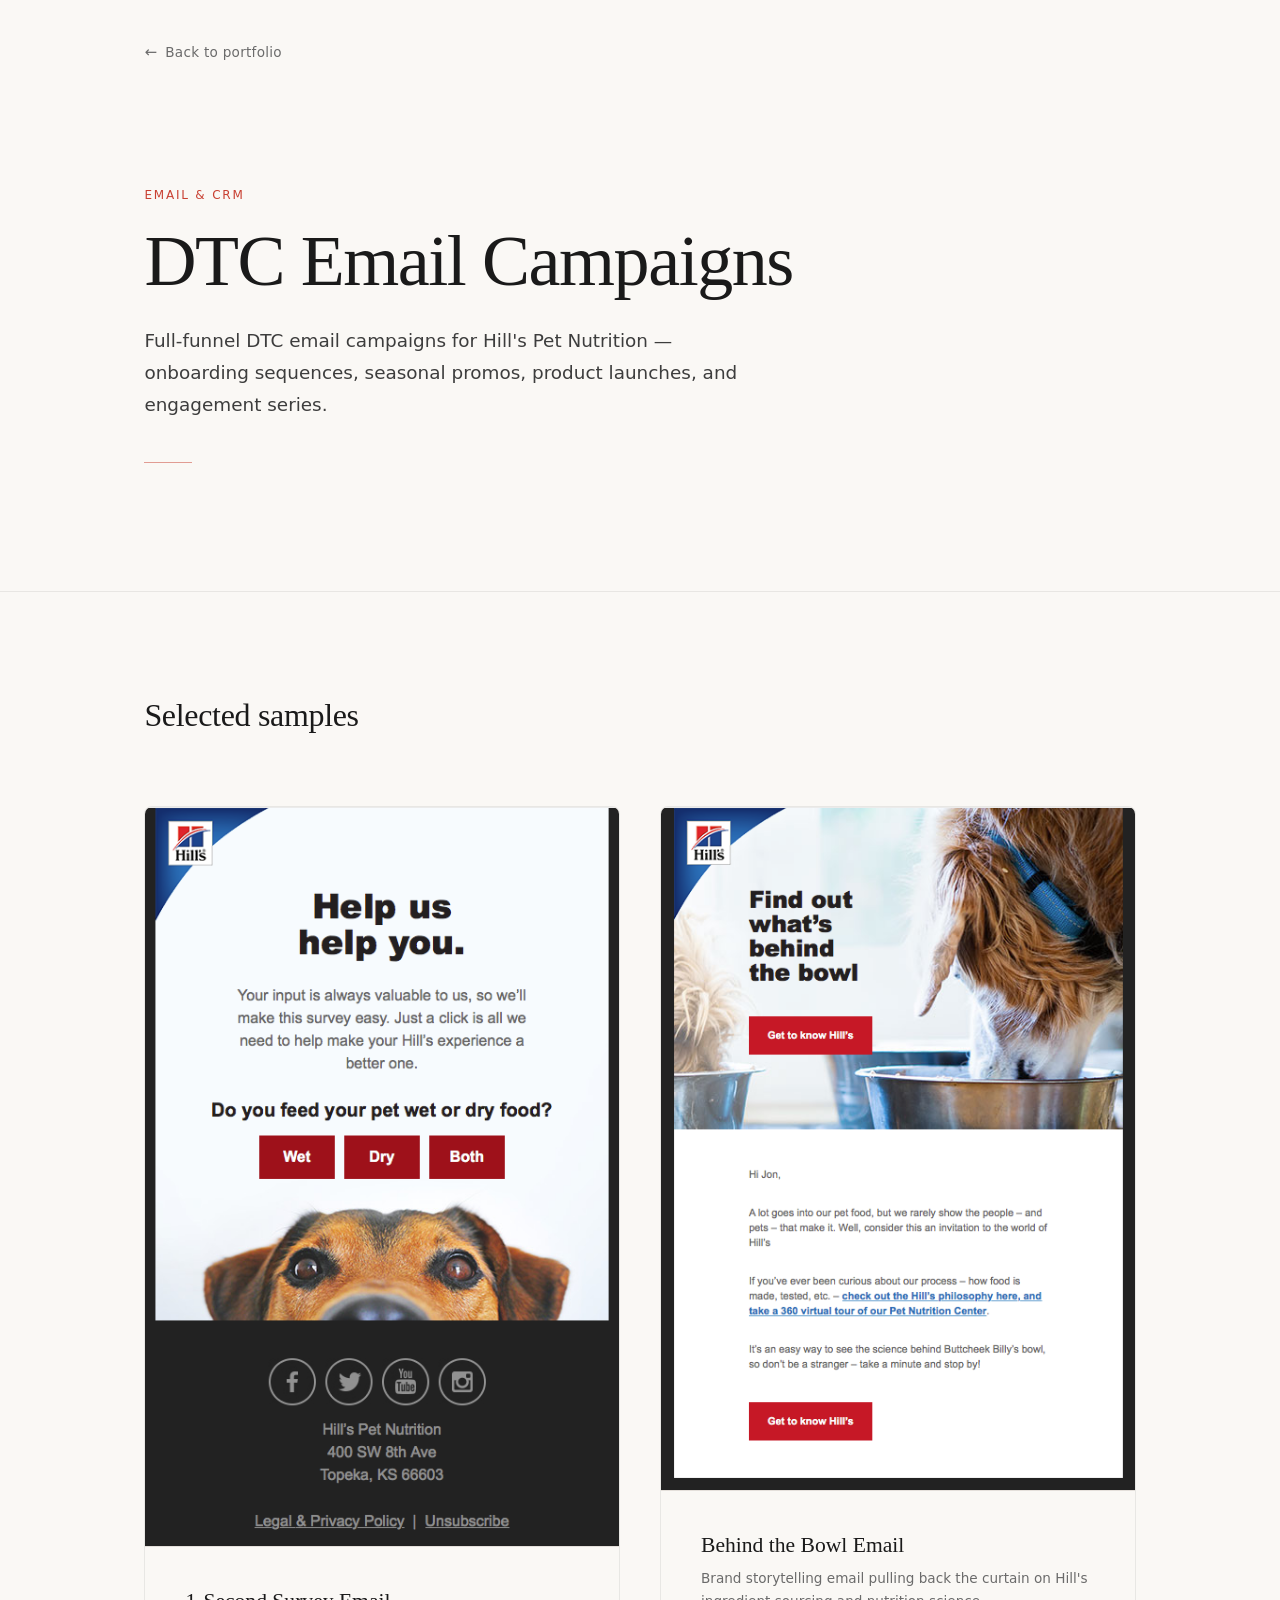
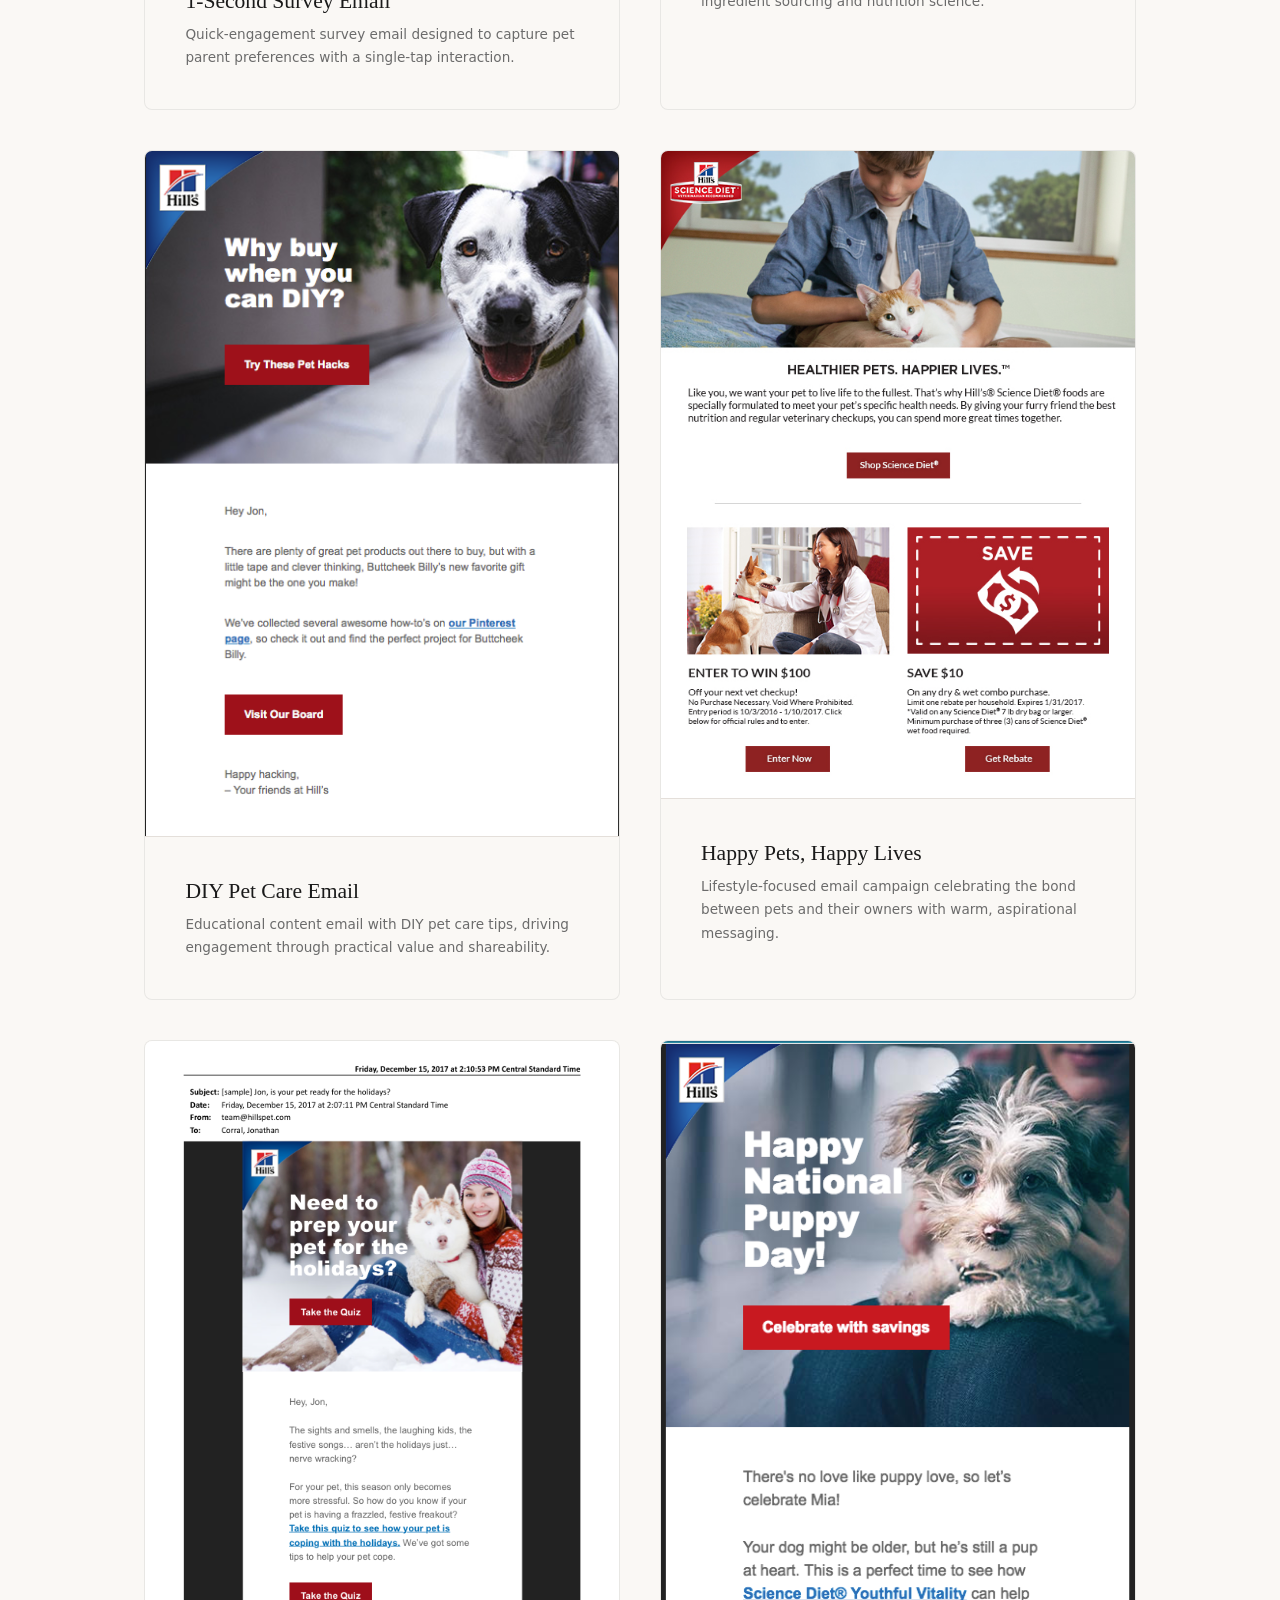
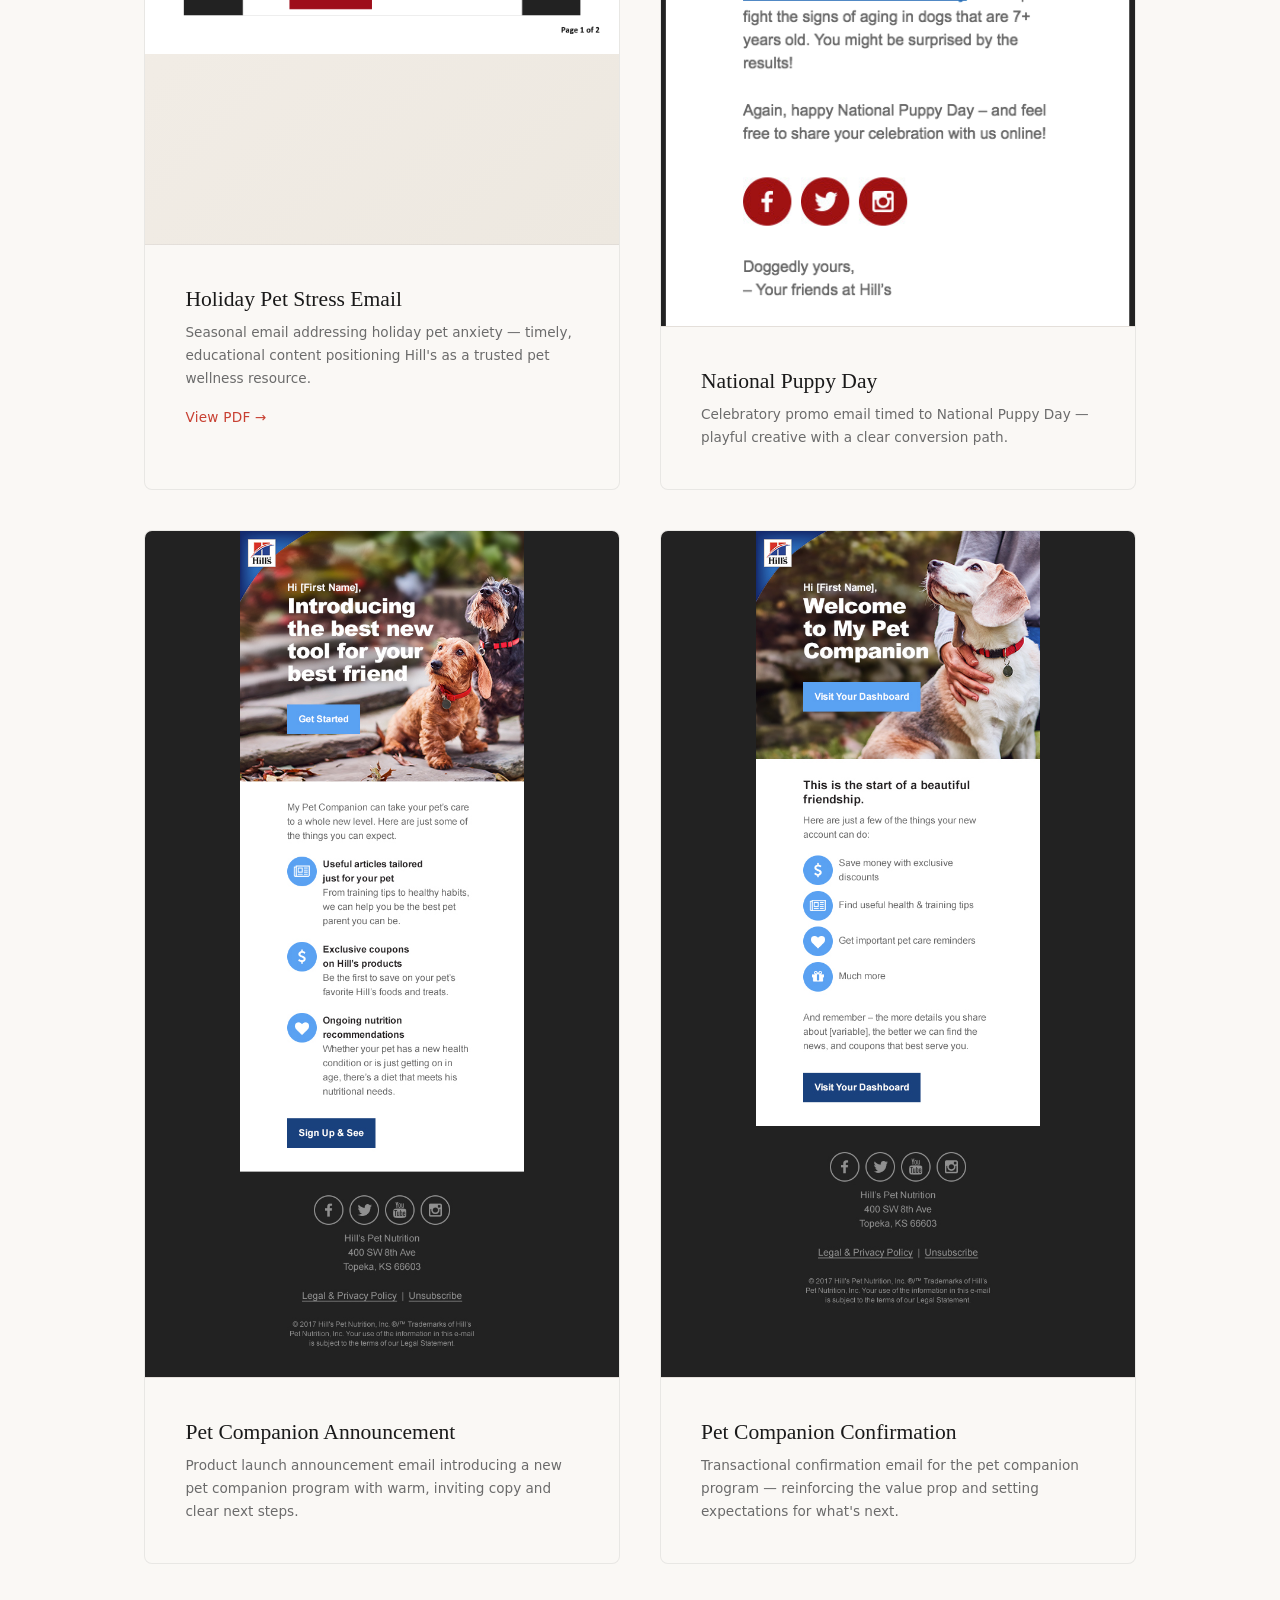
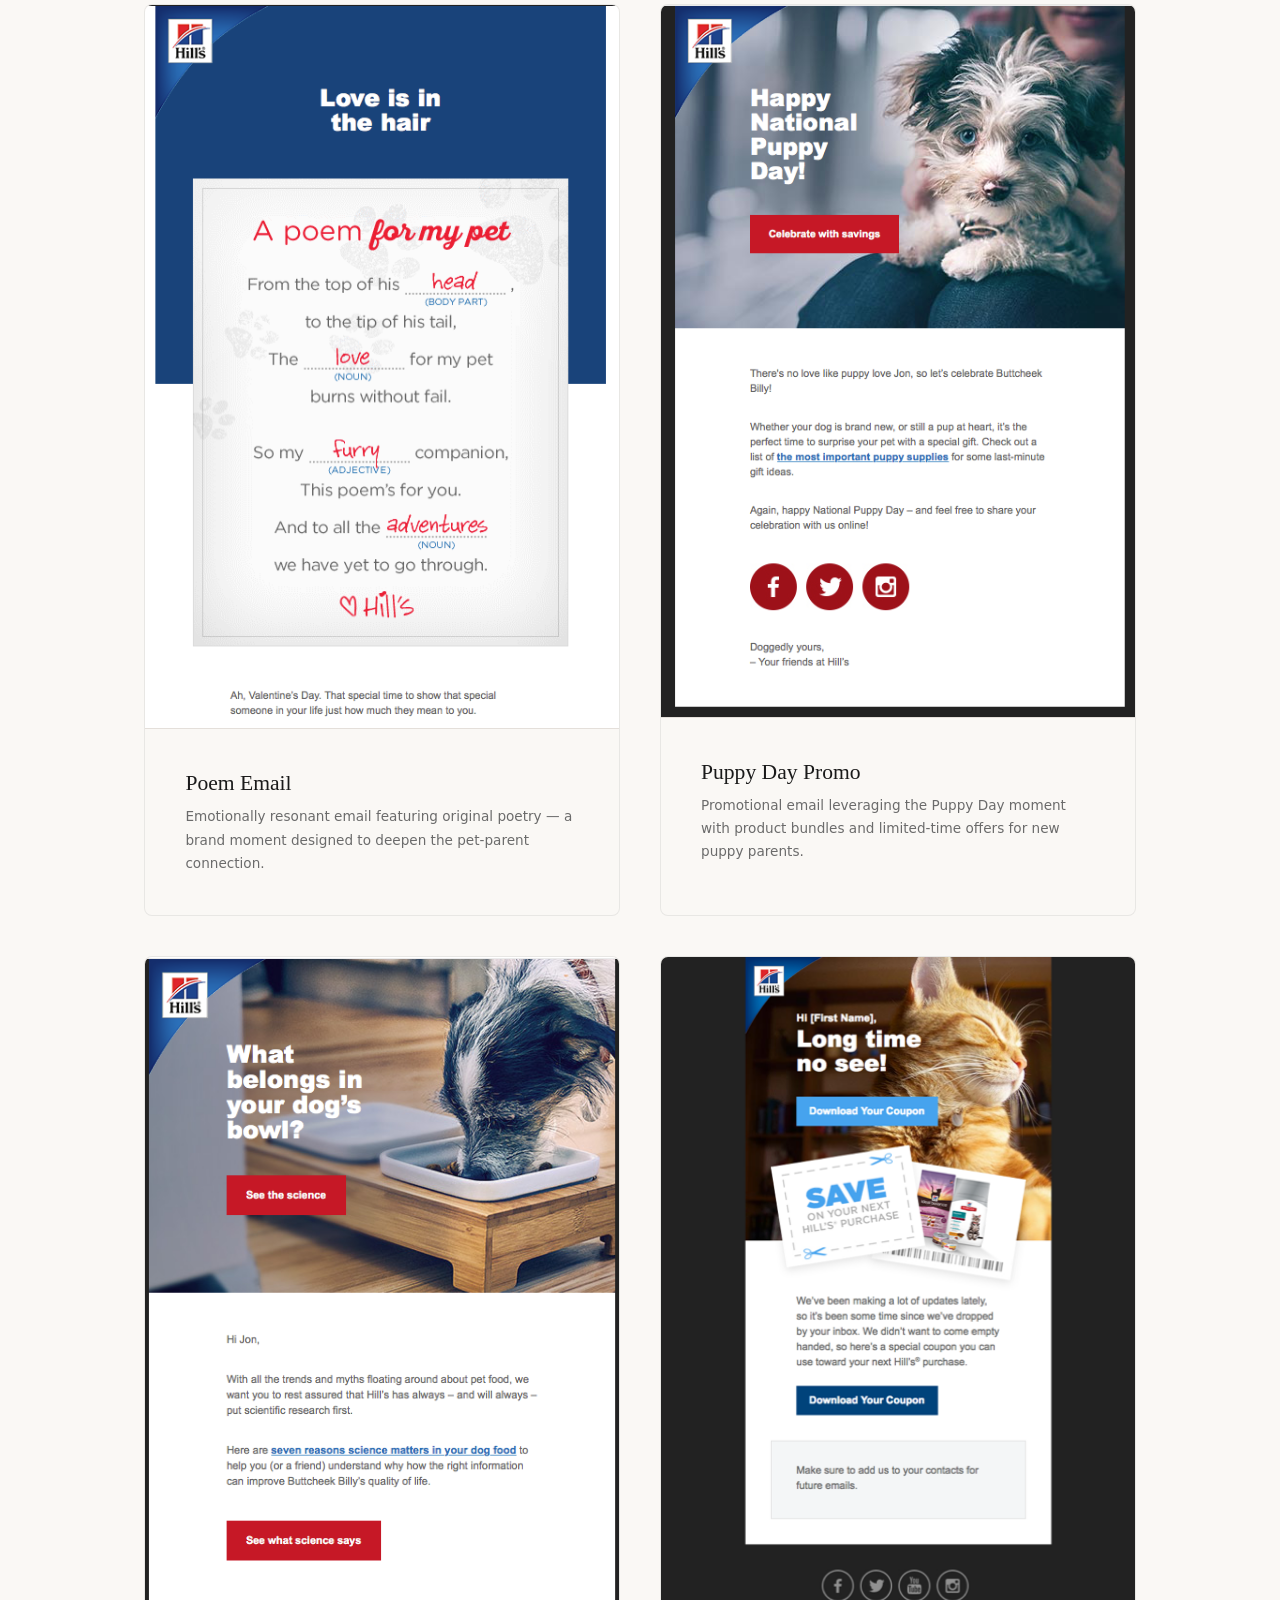
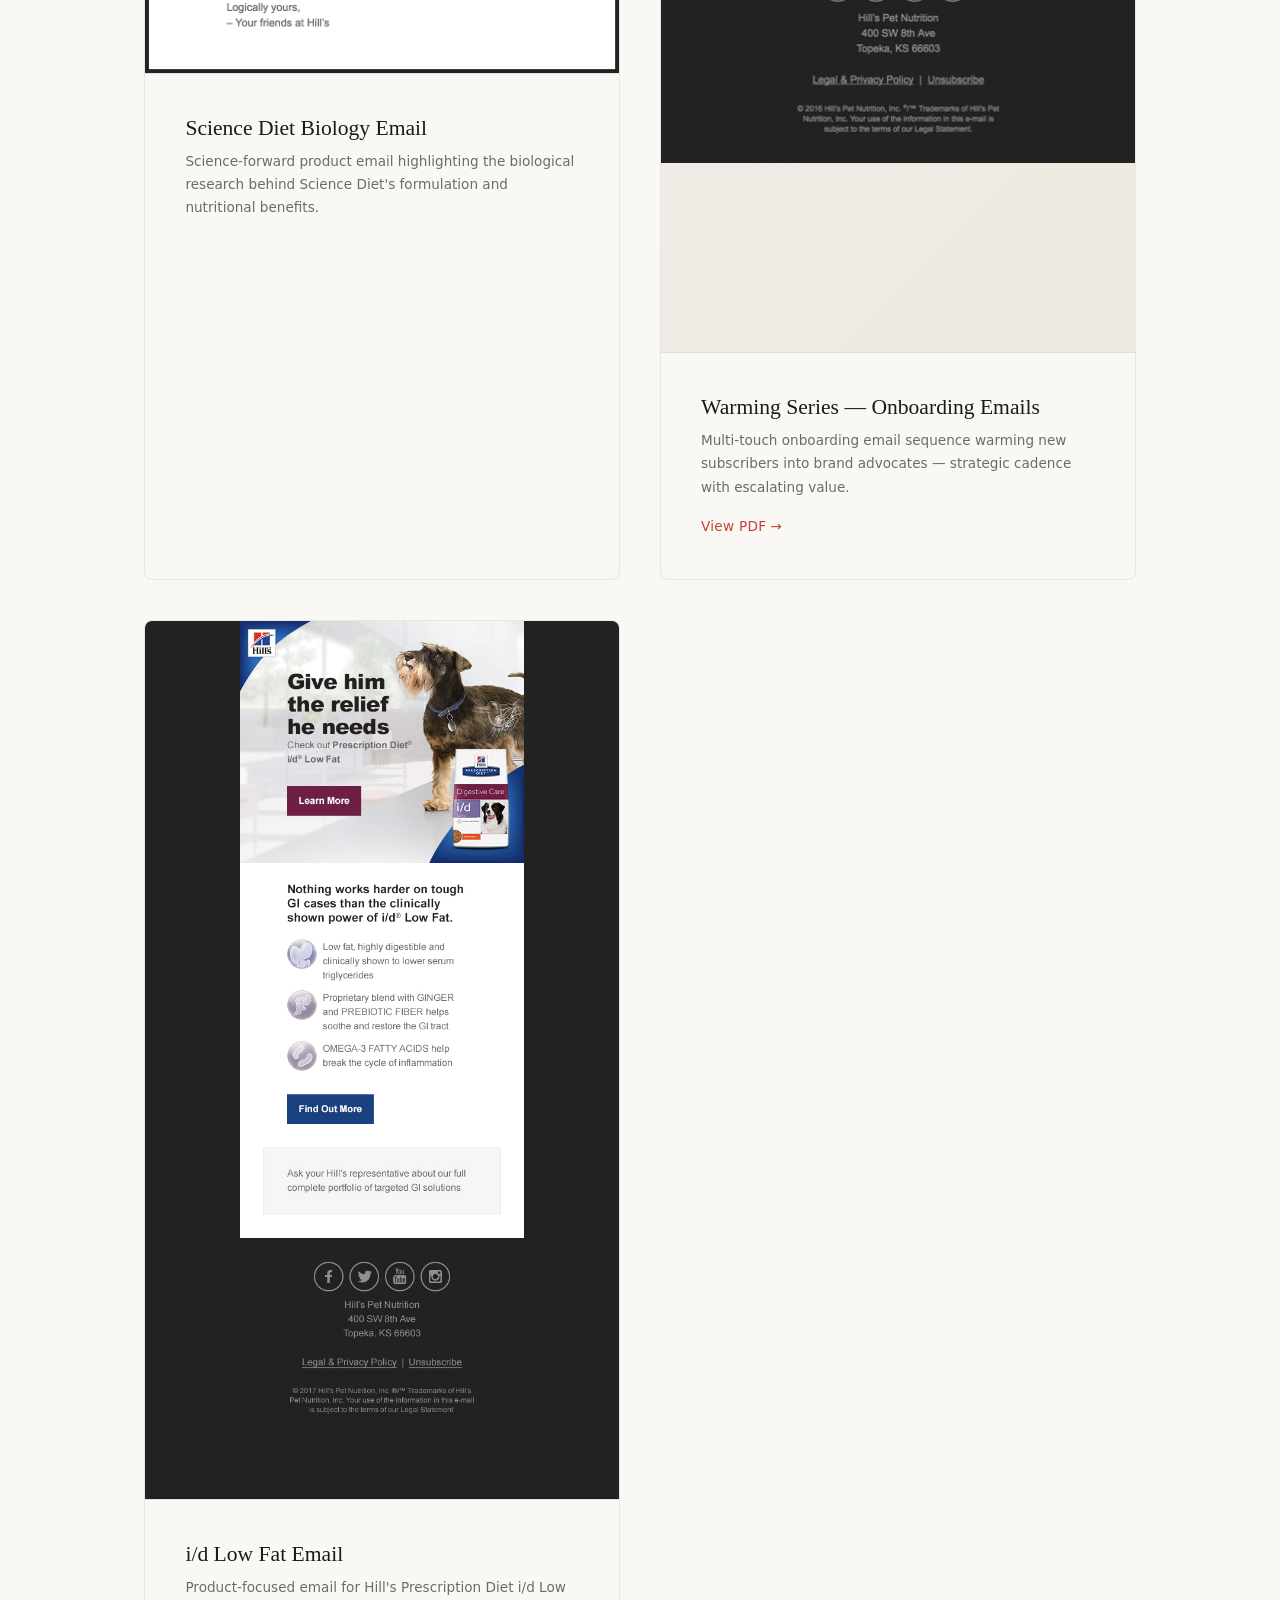
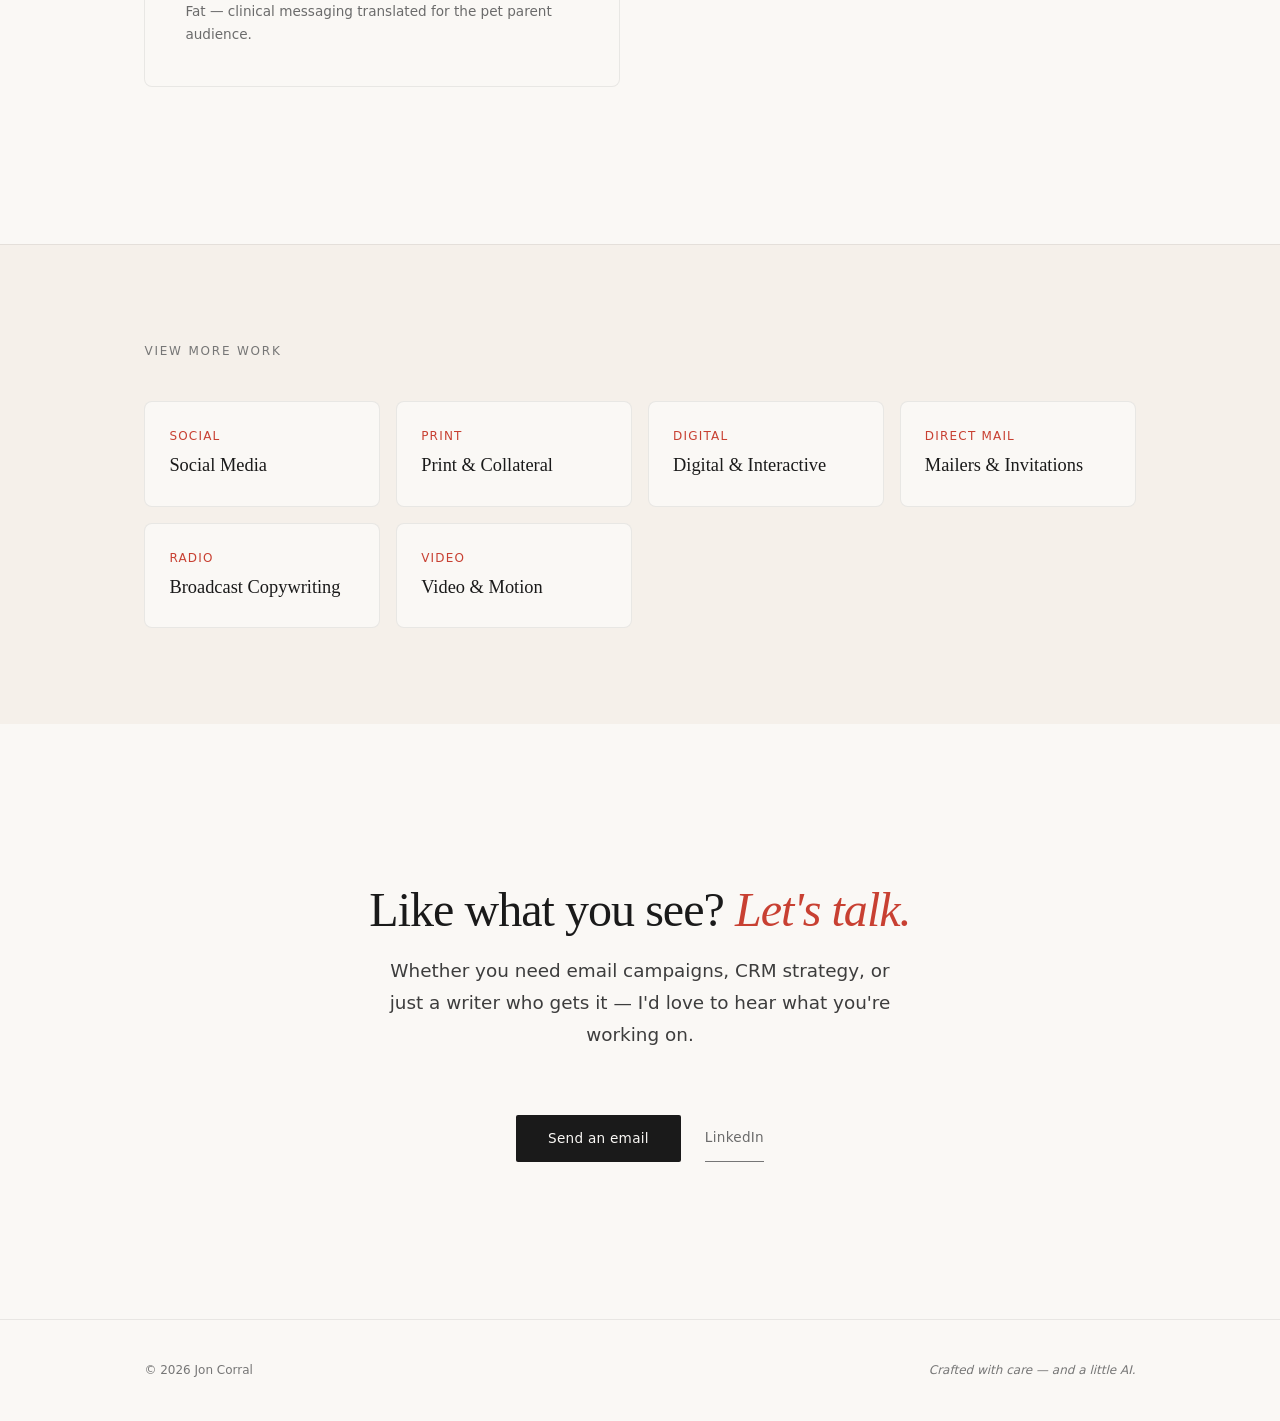
<file: work/email.html>
<!DOCTYPE html>
<html lang="en">
<head>
  <meta charset="UTF-8">
  <meta name="viewport" content="width=device-width, initial-scale=1.0">

  <!-- SEO -->
  <title>Email &amp; CRM — DTC Campaigns | Jon Corral</title>
  <meta name="description" content="Full-funnel DTC email campaigns by Jon Corral for Hill's Pet Nutrition — onboarding sequences, seasonal promos, product launches, and engagement series.">
  <meta name="author" content="Jon Corral">

  <!-- Open Graph -->
  <meta property="og:title" content="Email &amp; CRM — DTC Campaigns | Jon Corral">
  <meta property="og:description" content="Full-funnel DTC email campaigns for Hill's Pet Nutrition — onboarding sequences, seasonal promos, product launches, and engagement series.">
  <meta property="og:type" content="website">
  <meta property="og:url" content="https://joncorral.com/work/email.html">

  <!-- Twitter -->
  <meta name="twitter:card" content="summary_large_image">
  <meta name="twitter:title" content="Email &amp; CRM — DTC Campaigns | Jon Corral">
  <meta name="twitter:description" content="Full-funnel DTC email campaigns for Hill's Pet Nutrition — onboarding sequences, seasonal promos, and engagement series.">

  <!-- Favicon -->
  <link rel="icon" type="image/svg+xml" href="../assets/favicon.svg">

  <!-- Styles -->
  <link rel="stylesheet" href="../index.css">
  <link rel="stylesheet" href="work.css">
</head>
<body class="work-page">

  <!-- Back link -->
  <div class="container">
    <a href="../index.html" class="work-back" id="back-to-portfolio">
      <span class="work-back__arrow" aria-hidden="true">←</span>
      Back to portfolio
    </a>
  </div>

  <!-- ====================================================================
       HERO
       ==================================================================== -->
  <header class="work-hero">
    <div class="container">
      <p class="work-hero__category">Email &amp; CRM</p>
      <h1 class="work-hero__title">DTC Email Campaigns</h1>
      <p class="work-hero__desc">
        Full-funnel DTC email campaigns for Hill's Pet Nutrition —
        onboarding sequences, seasonal promos, product launches,
        and engagement series.
      </p>
      <div class="work-hero__divider" aria-hidden="true"></div>
    </div>
  </header>

  <!-- ====================================================================
       SAMPLES
       ==================================================================== -->
  <section class="work-samples">
    <div class="container">
      <h2 class="work-samples__heading">Selected samples</h2>

      <div class="work-sample-grid">

        <!-- 1-Second Survey Email (PNG) -->
        <article class="work-sample work-sample--image">
          <div class="work-sample__image">
            <img src="../assets/work/email/1second%20Survey%20Email.png" alt="1-Second Survey Email" class="work-sample__img" loading="lazy">
          </div>
          <div class="work-sample__body">
            <h3 class="work-sample__title">1-Second Survey Email</h3>
            <p class="work-sample__desc">
              Quick-engagement survey email designed to capture pet parent
              preferences with a single-tap interaction.
            </p>
          </div>
        </article>

        <!-- Behind the Bowl Email (JPG) -->
        <article class="work-sample work-sample--image">
          <div class="work-sample__image">
            <img src="../assets/work/email/BehindBowl%20Email.jpg" alt="Behind the Bowl Email" class="work-sample__img" loading="lazy">
          </div>
          <div class="work-sample__body">
            <h3 class="work-sample__title">Behind the Bowl Email</h3>
            <p class="work-sample__desc">
              Brand storytelling email pulling back the curtain on Hill's
              ingredient sourcing and nutrition science.
            </p>
          </div>
        </article>

        <!-- DIY Pet Care Email (PNG) -->
        <article class="work-sample work-sample--image">
          <div class="work-sample__image">
            <img src="../assets/work/email/DIY%20Email.png" alt="DIY Pet Care Email" class="work-sample__img" loading="lazy">
          </div>
          <div class="work-sample__body">
            <h3 class="work-sample__title">DIY Pet Care Email</h3>
            <p class="work-sample__desc">
              Educational content email with DIY pet care tips,
              driving engagement through practical value and shareability.
            </p>
          </div>
        </article>

        <!-- Happy Pets, Happy Lives (JPG) -->
        <article class="work-sample work-sample--image">
          <div class="work-sample__image">
            <img src="../assets/work/email/Happy%20Pets%20Happy%20Lives%20Email.jpg" alt="Happy Pets, Happy Lives Email" class="work-sample__img" loading="lazy">
          </div>
          <div class="work-sample__body">
            <h3 class="work-sample__title">Happy Pets, Happy Lives</h3>
            <p class="work-sample__desc">
              Lifestyle-focused email campaign celebrating the bond between
              pets and their owners with warm, aspirational messaging.
            </p>
          </div>
        </article>

        <!-- Holiday Pet Stress Email (PDF) -->
        <article class="work-sample work-sample--pdf">
          <div class="work-sample__image">
            <img src="../assets/work/email/previews/holiday-pet-stress.png" alt="Holiday Pet Stress email preview" class="work-sample__preview" loading="lazy">
          </div>
          <div class="work-sample__body">
            <h3 class="work-sample__title">Holiday Pet Stress Email</h3>
            <p class="work-sample__desc">
              Seasonal email addressing holiday pet anxiety — timely, educational
              content positioning Hill's as a trusted pet wellness resource.
            </p>
            <a href="../assets/work/email/Holiday%20Pet%20Stress%20Email.pdf" target="_blank" rel="noopener noreferrer" class="work-sample__link">View PDF</a>
          </div>
        </article>

        <!-- National Puppy Day (JPG) -->
        <article class="work-sample work-sample--image">
          <div class="work-sample__image">
            <img src="../assets/work/email/Natl%20Puppy%20Day.jpg" alt="National Puppy Day Email" class="work-sample__img" loading="lazy">
          </div>
          <div class="work-sample__body">
            <h3 class="work-sample__title">National Puppy Day</h3>
            <p class="work-sample__desc">
              Celebratory promo email timed to National Puppy Day —
              playful creative with a clear conversion path.
            </p>
          </div>
        </article>

        <!-- Pet Companion Announcement (JPG) -->
        <article class="work-sample work-sample--image">
          <div class="work-sample__image">
            <img src="../assets/work/email/Pet%20Companion%20Announcement%20Email.jpg" alt="Pet Companion Announcement Email" class="work-sample__img" loading="lazy">
          </div>
          <div class="work-sample__body">
            <h3 class="work-sample__title">Pet Companion Announcement</h3>
            <p class="work-sample__desc">
              Product launch announcement email introducing a new pet companion
              program with warm, inviting copy and clear next steps.
            </p>
          </div>
        </article>

        <!-- Pet Companion Confirmation (JPG) -->
        <article class="work-sample work-sample--image">
          <div class="work-sample__image">
            <img src="../assets/work/email/Pet%20Companion%20Confirmation%20Email.jpg" alt="Pet Companion Confirmation Email" class="work-sample__img" loading="lazy">
          </div>
          <div class="work-sample__body">
            <h3 class="work-sample__title">Pet Companion Confirmation</h3>
            <p class="work-sample__desc">
              Transactional confirmation email for the pet companion program —
              reinforcing the value prop and setting expectations for what's next.
            </p>
          </div>
        </article>

        <!-- Poem Email (JPG) -->
        <article class="work-sample work-sample--image">
          <div class="work-sample__image">
            <img src="../assets/work/email/PoemEmail.jpg" alt="Poem Email" class="work-sample__img" loading="lazy">
          </div>
          <div class="work-sample__body">
            <h3 class="work-sample__title">Poem Email</h3>
            <p class="work-sample__desc">
              Emotionally resonant email featuring original poetry —
              a brand moment designed to deepen the pet-parent connection.
            </p>
          </div>
        </article>

        <!-- Puppy Day Promo (JPG) -->
        <article class="work-sample work-sample--image">
          <div class="work-sample__image">
            <img src="../assets/work/email/PuppyDay.jpg" alt="Puppy Day Promo Email" class="work-sample__img" loading="lazy">
          </div>
          <div class="work-sample__body">
            <h3 class="work-sample__title">Puppy Day Promo</h3>
            <p class="work-sample__desc">
              Promotional email leveraging the Puppy Day moment with
              product bundles and limited-time offers for new puppy parents.
            </p>
          </div>
        </article>

        <!-- Science Diet Biology Email (PNG) -->
        <article class="work-sample work-sample--image">
          <div class="work-sample__image">
            <img src="../assets/work/email/SD%20Biology%20EMail.png" alt="Science Diet Biology Email" class="work-sample__img" loading="lazy">
          </div>
          <div class="work-sample__body">
            <h3 class="work-sample__title">Science Diet Biology Email</h3>
            <p class="work-sample__desc">
              Science-forward product email highlighting the biological
              research behind Science Diet's formulation and nutritional benefits.
            </p>
          </div>
        </article>

        <!-- Warming Series — Onboarding Emails (PDF) -->
        <article class="work-sample work-sample--pdf">
          <div class="work-sample__image">
            <img src="../assets/work/email/previews/warming-series.png" alt="Warming Series emails preview" class="work-sample__preview" loading="lazy">
          </div>
          <div class="work-sample__body">
            <h3 class="work-sample__title">Warming Series — Onboarding Emails</h3>
            <p class="work-sample__desc">
              Multi-touch onboarding email sequence warming new subscribers
              into brand advocates — strategic cadence with escalating value.
            </p>
            <a href="../assets/work/email/Warming%20Series%20Emails.pdf" target="_blank" rel="noopener noreferrer" class="work-sample__link">View PDF</a>
          </div>
        </article>

        <!-- i/d Low Fat Email (JPG) -->
        <article class="work-sample work-sample--image">
          <div class="work-sample__image">
            <img src="../assets/work/email/id%20Low%20Fat%20email.jpg" alt="i/d Low Fat Email" class="work-sample__img" loading="lazy">
          </div>
          <div class="work-sample__body">
            <h3 class="work-sample__title">i/d Low Fat Email</h3>
            <p class="work-sample__desc">
              Product-focused email for Hill's Prescription Diet i/d Low Fat —
              clinical messaging translated for the pet parent audience.
            </p>
          </div>
        </article>

      </div>
    </div>
  </section>

  <!-- ====================================================================
       CROSS-NAVIGATION
       ==================================================================== -->
  <nav class="work-nav" aria-label="More work categories">
    <div class="container">
      <p class="work-nav__label">View more work</p>
      <div class="work-nav__grid">
        <a href="social.html" class="work-nav__link" id="nav-to-social">
          <p class="work-nav__link-category">Social</p>
          <p class="work-nav__link-title">Social Media</p>
        </a>
        <a href="print.html" class="work-nav__link" id="nav-to-print">
          <p class="work-nav__link-category">Print</p>
          <p class="work-nav__link-title">Print &amp; Collateral</p>
        </a>
        <a href="digital.html" class="work-nav__link" id="nav-to-digital">
          <p class="work-nav__link-category">Digital</p>
          <p class="work-nav__link-title">Digital &amp; Interactive</p>
        </a>
        <a href="direct-mail.html" class="work-nav__link" id="nav-to-direct-mail">
          <p class="work-nav__link-category">Direct Mail</p>
          <p class="work-nav__link-title">Mailers &amp; Invitations</p>
        </a>
        <a href="radio.html" class="work-nav__link" id="nav-to-radio">
          <p class="work-nav__link-category">Radio</p>
          <p class="work-nav__link-title">Broadcast Copywriting</p>
        </a>
        <a href="video.html" class="work-nav__link" id="nav-to-video">
          <p class="work-nav__link-category">Video</p>
          <p class="work-nav__link-title">Video &amp; Motion</p>
        </a>
      </div>
    </div>
  </nav>

  <!-- ====================================================================
       FOOTER CTA
       ==================================================================== -->
  <section class="work-cta">
    <div class="container">
      <h2 class="work-cta__title">Like what you see? <em>Let's talk.</em></h2>
      <p class="work-cta__desc">
        Whether you need email campaigns, CRM strategy, or just a
        writer who gets it — I'd love to hear what you're working on.
      </p>
      <div class="work-cta__actions">
        <a href="mailto:jon@joncorral.com" class="btn btn--primary" id="cta-email">Send an email</a>
        <a href="https://www.linkedin.com/in/joncorral" target="_blank" rel="noopener noreferrer" class="btn btn--ghost" id="cta-linkedin">LinkedIn</a>
      </div>
    </div>
  </section>

  <!-- Footer -->
  <footer class="footer">
    <div class="container footer__inner">
      <p class="footer__copy">© 2026 Jon Corral</p>
      <p class="footer__note">Crafted with care — and a little AI.</p>
    </div>
  </footer>

</body>
</html>
</file>
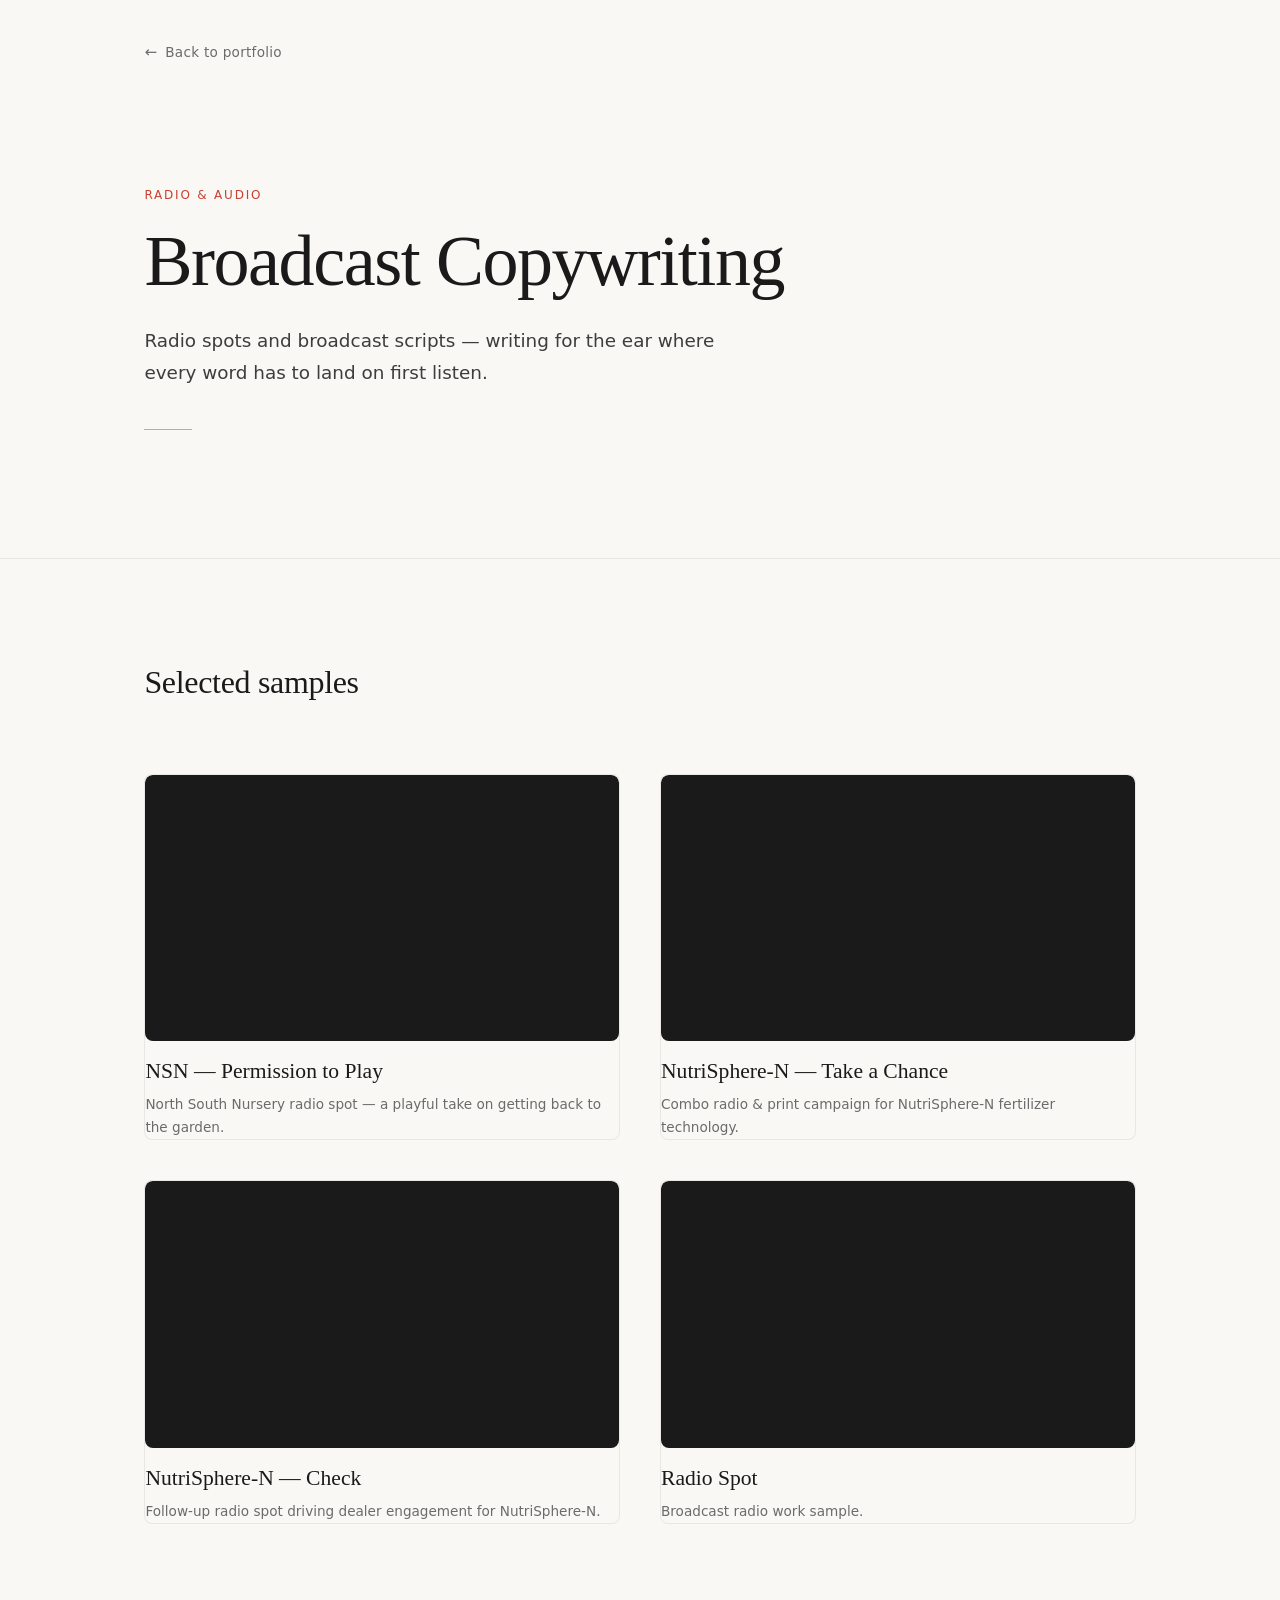
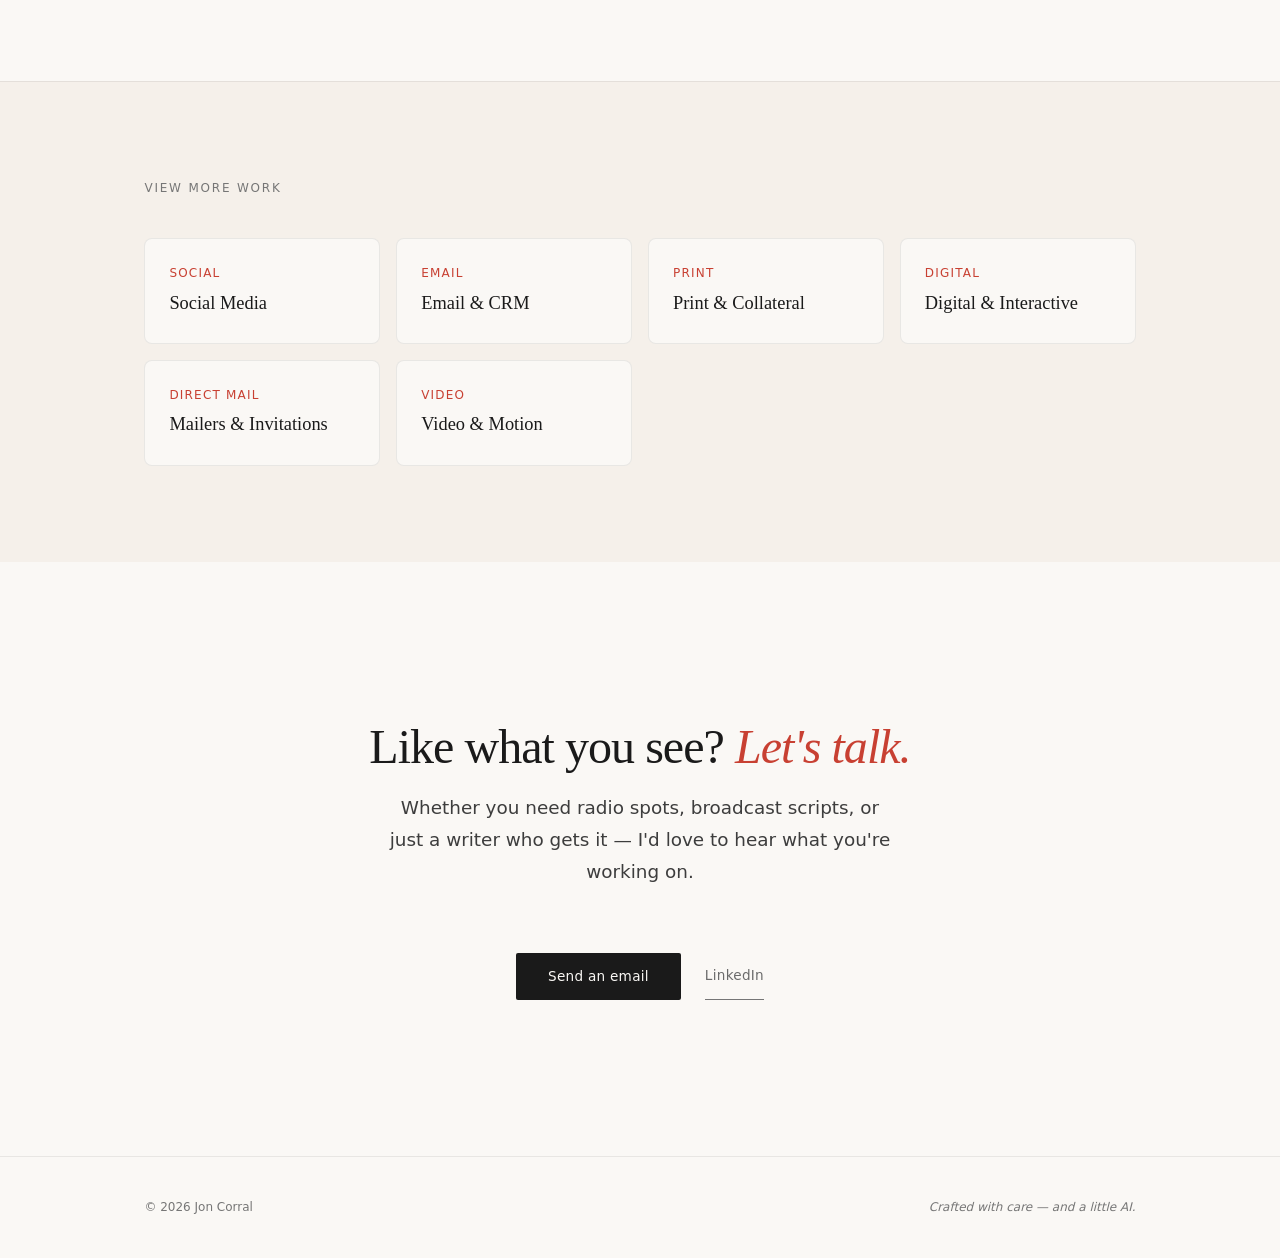
<file: work/radio.html>
<!DOCTYPE html>
<html lang="en">
<head>
  <meta charset="UTF-8">
  <meta name="viewport" content="width=device-width, initial-scale=1.0">

  <!-- SEO -->
  <title>Radio — Broadcast Copywriting | Jon Corral</title>
  <meta name="description" content="Radio spots and broadcast scripts by Jon Corral — writing for the ear where every word has to land on first listen.">
  <meta name="author" content="Jon Corral">

  <!-- Open Graph -->
  <meta property="og:title" content="Radio — Broadcast Copywriting | Jon Corral">
  <meta property="og:description" content="Radio spots and broadcast scripts — writing for the ear where every word has to land on first listen.">
  <meta property="og:type" content="website">
  <meta property="og:url" content="https://joncorral.com/work/radio.html">

  <!-- Twitter -->
  <meta name="twitter:card" content="summary_large_image">
  <meta name="twitter:title" content="Radio — Broadcast Copywriting | Jon Corral">
  <meta name="twitter:description" content="Radio spots and broadcast scripts — writing for the ear where every word has to land on first listen.">

  <!-- Favicon -->
  <link rel="icon" type="image/svg+xml" href="../assets/favicon.svg">

  <!-- Styles -->
  <link rel="stylesheet" href="../index.css">
  <link rel="stylesheet" href="work.css">
</head>
<body class="work-page">

  <!-- Back link -->
  <div class="container">
    <a href="../index.html" class="work-back" id="back-to-portfolio">
      <span class="work-back__arrow" aria-hidden="true">←</span>
      Back to portfolio
    </a>
  </div>

  <!-- ====================================================================
       HERO
       ==================================================================== -->
  <header class="work-hero">
    <div class="container">
      <p class="work-hero__category">Radio &amp; Audio</p>
      <h1 class="work-hero__title">Broadcast Copywriting</h1>
      <p class="work-hero__desc">
        Radio spots and broadcast scripts — writing for the ear
        where every word has to land on first listen.
      </p>
      <div class="work-hero__divider" aria-hidden="true"></div>
    </div>
  </header>

  <!-- ====================================================================
       SAMPLES
       ==================================================================== -->
  <section class="work-samples">
    <div class="container">
      <h2 class="work-samples__heading">Selected samples</h2>

      <div class="work-sample-grid">

        <!-- NSN — Permission to Play -->
        <article class="work-sample work-sample--video" id="sample-radio-nsn">
          <div class="work-video">
            <iframe src="https://www.youtube.com/embed/hkoPhnpsEss" title="NSN — Permission to Play" allow="accelerometer; autoplay; clipboard-write; encrypted-media; gyroscope; picture-in-picture" allowfullscreen loading="lazy"></iframe>
          </div>
          <div class="work-sample__body">
            <h3 class="work-sample__title">NSN — Permission to Play</h3>
            <p class="work-sample__desc">
              North South Nursery radio spot — a playful take on getting
              back to the garden.
            </p>
          </div>
        </article>

        <!-- NutriSphere-N — Take a Chance -->
        <article class="work-sample work-sample--video" id="sample-radio-nutrisphere-chance">
          <div class="work-video">
            <iframe src="https://www.youtube.com/embed/TghBkw8humo" title="NutriSphere-N — Take a Chance" allow="accelerometer; autoplay; clipboard-write; encrypted-media; gyroscope; picture-in-picture" allowfullscreen loading="lazy"></iframe>
          </div>
          <div class="work-sample__body">
            <h3 class="work-sample__title">NutriSphere-N — Take a Chance</h3>
            <p class="work-sample__desc">
              Combo radio &amp; print campaign for NutriSphere-N fertilizer technology.
            </p>
          </div>
        </article>

        <!-- NutriSphere-N — Check -->
        <article class="work-sample work-sample--video" id="sample-radio-nutrisphere-check">
          <div class="work-video">
            <iframe src="https://www.youtube.com/embed/mNV8FUd8Sq8" title="NutriSphere-N — Check" allow="accelerometer; autoplay; clipboard-write; encrypted-media; gyroscope; picture-in-picture" allowfullscreen loading="lazy"></iframe>
          </div>
          <div class="work-sample__body">
            <h3 class="work-sample__title">NutriSphere-N — Check</h3>
            <p class="work-sample__desc">
              Follow-up radio spot driving dealer engagement for NutriSphere-N.
            </p>
          </div>
        </article>

        <!-- Radio Spot -->
        <article class="work-sample work-sample--video" id="sample-radio-spot">
          <div class="work-video">
            <iframe src="https://www.youtube.com/embed/-nDnuqgURCQ" title="Radio Spot" allow="accelerometer; autoplay; clipboard-write; encrypted-media; gyroscope; picture-in-picture" allowfullscreen loading="lazy"></iframe>
          </div>
          <div class="work-sample__body">
            <h3 class="work-sample__title">Radio Spot</h3>
            <p class="work-sample__desc">
              Broadcast radio work sample.
            </p>
          </div>
        </article>

      </div>
    </div>
  </section>

  <!-- ====================================================================
       CROSS-NAVIGATION
       ==================================================================== -->
  <nav class="work-nav" aria-label="More work categories">
    <div class="container">
      <p class="work-nav__label">View more work</p>
      <div class="work-nav__grid">
        <a href="social.html" class="work-nav__link" id="nav-to-social">
          <p class="work-nav__link-category">Social</p>
          <p class="work-nav__link-title">Social Media</p>
        </a>
        <a href="email.html" class="work-nav__link" id="nav-to-email">
          <p class="work-nav__link-category">Email</p>
          <p class="work-nav__link-title">Email &amp; CRM</p>
        </a>
        <a href="print.html" class="work-nav__link" id="nav-to-print">
          <p class="work-nav__link-category">Print</p>
          <p class="work-nav__link-title">Print &amp; Collateral</p>
        </a>
        <a href="digital.html" class="work-nav__link" id="nav-to-digital">
          <p class="work-nav__link-category">Digital</p>
          <p class="work-nav__link-title">Digital &amp; Interactive</p>
        </a>
        <a href="direct-mail.html" class="work-nav__link" id="nav-to-direct-mail">
          <p class="work-nav__link-category">Direct Mail</p>
          <p class="work-nav__link-title">Mailers &amp; Invitations</p>
        </a>
        <a href="video.html" class="work-nav__link" id="nav-to-video">
          <p class="work-nav__link-category">Video</p>
          <p class="work-nav__link-title">Video &amp; Motion</p>
        </a>
      </div>
    </div>
  </nav>

  <!-- ====================================================================
       FOOTER CTA
       ==================================================================== -->
  <section class="work-cta">
    <div class="container">
      <h2 class="work-cta__title">Like what you see? <em>Let's talk.</em></h2>
      <p class="work-cta__desc">
        Whether you need radio spots, broadcast scripts, or just a
        writer who gets it — I'd love to hear what you're working on.
      </p>
      <div class="work-cta__actions">
        <a href="mailto:jon@joncorral.com" class="btn btn--primary" id="cta-email">Send an email</a>
        <a href="https://www.linkedin.com/in/joncorral" target="_blank" rel="noopener noreferrer" class="btn btn--ghost" id="cta-linkedin">LinkedIn</a>
      </div>
    </div>
  </section>

  <!-- Footer -->
  <footer class="footer">
    <div class="container footer__inner">
      <p class="footer__copy">© 2026 Jon Corral</p>
      <p class="footer__note">Crafted with care — and a little AI.</p>
    </div>
  </footer>

</body>
</html>
</file>
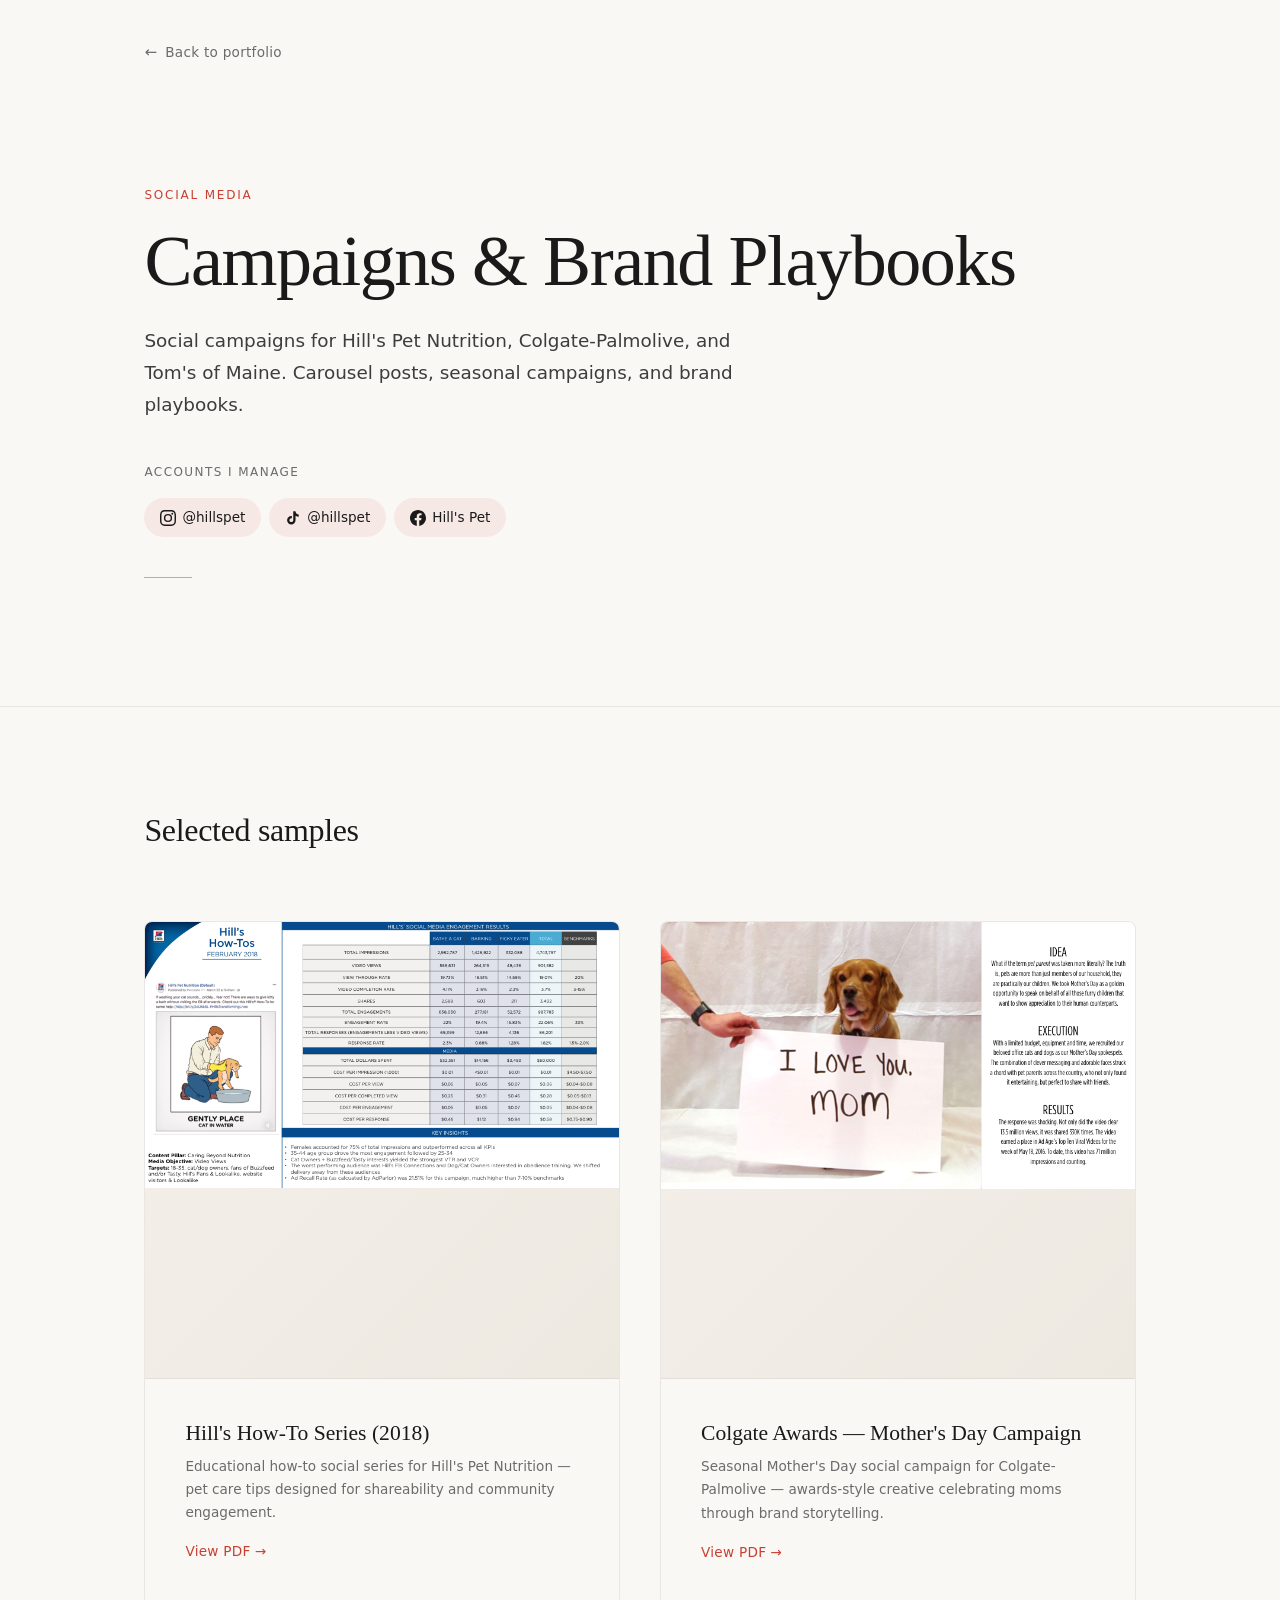
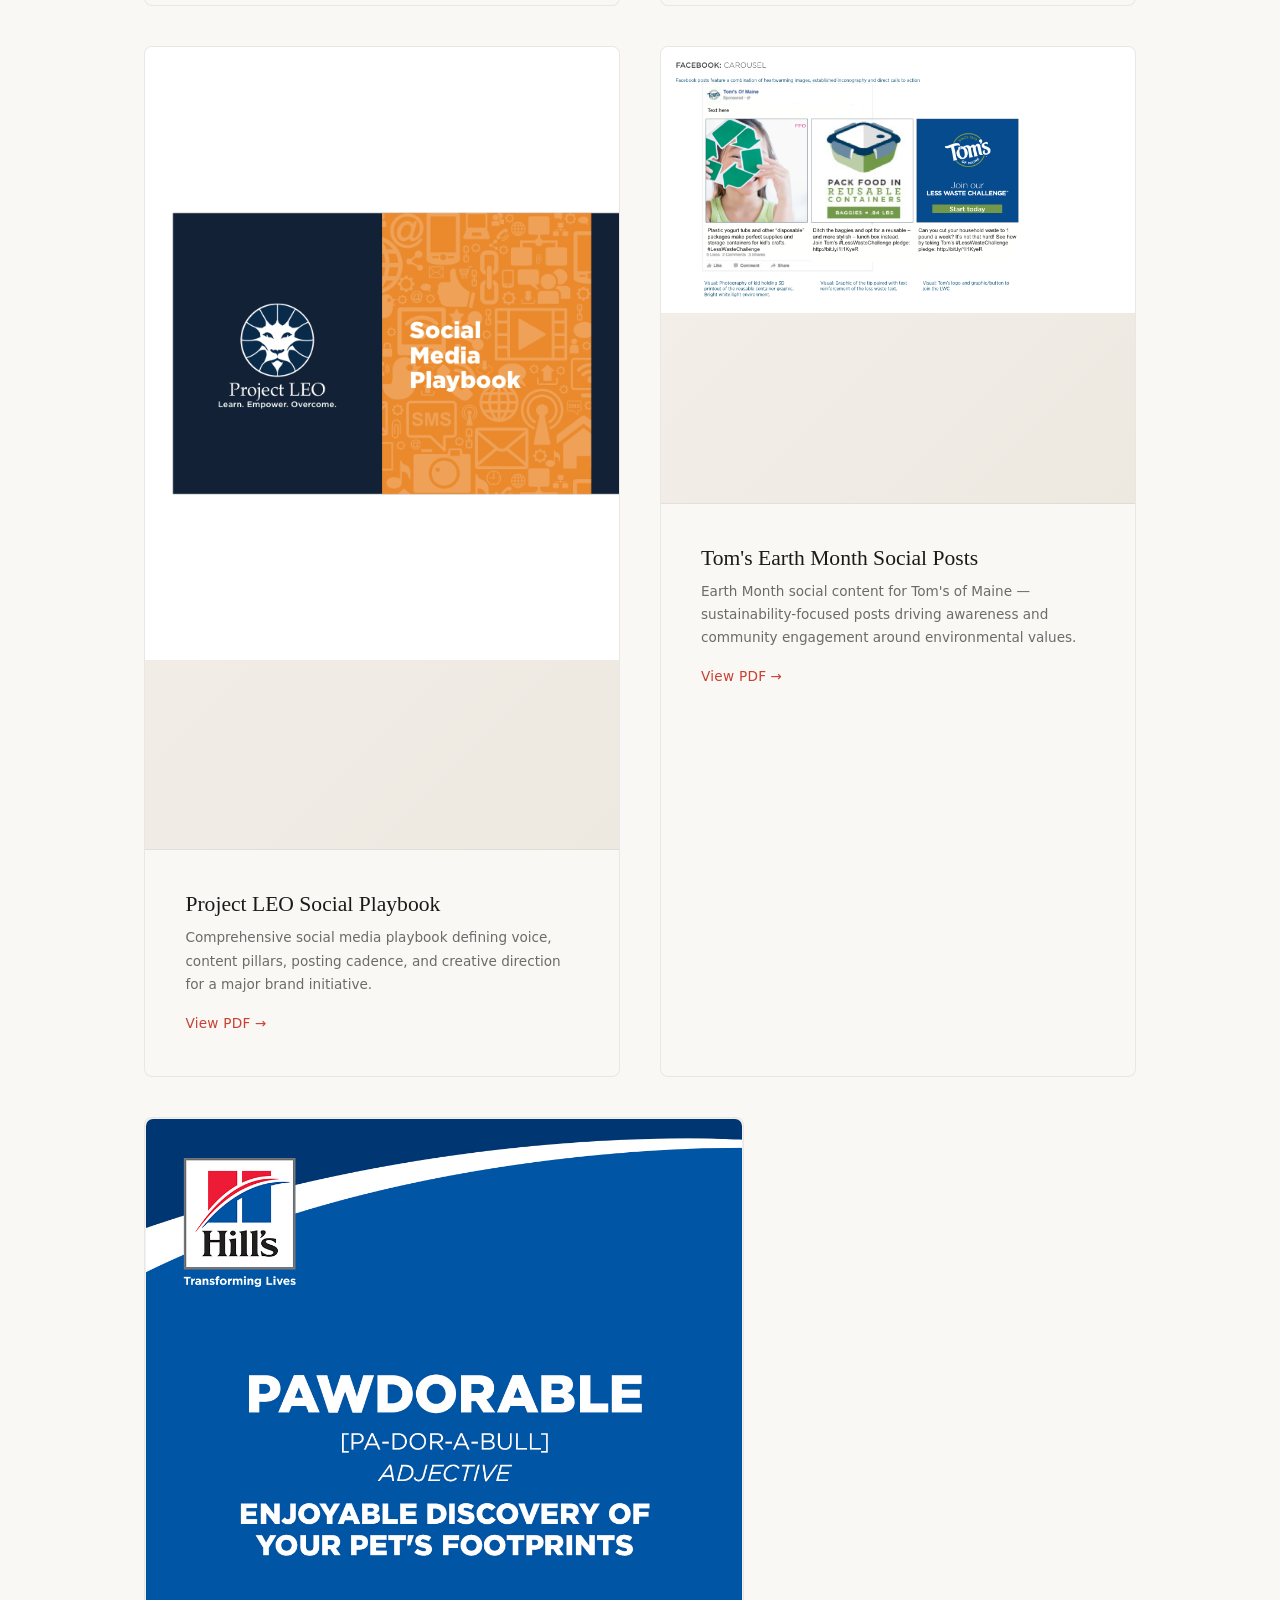
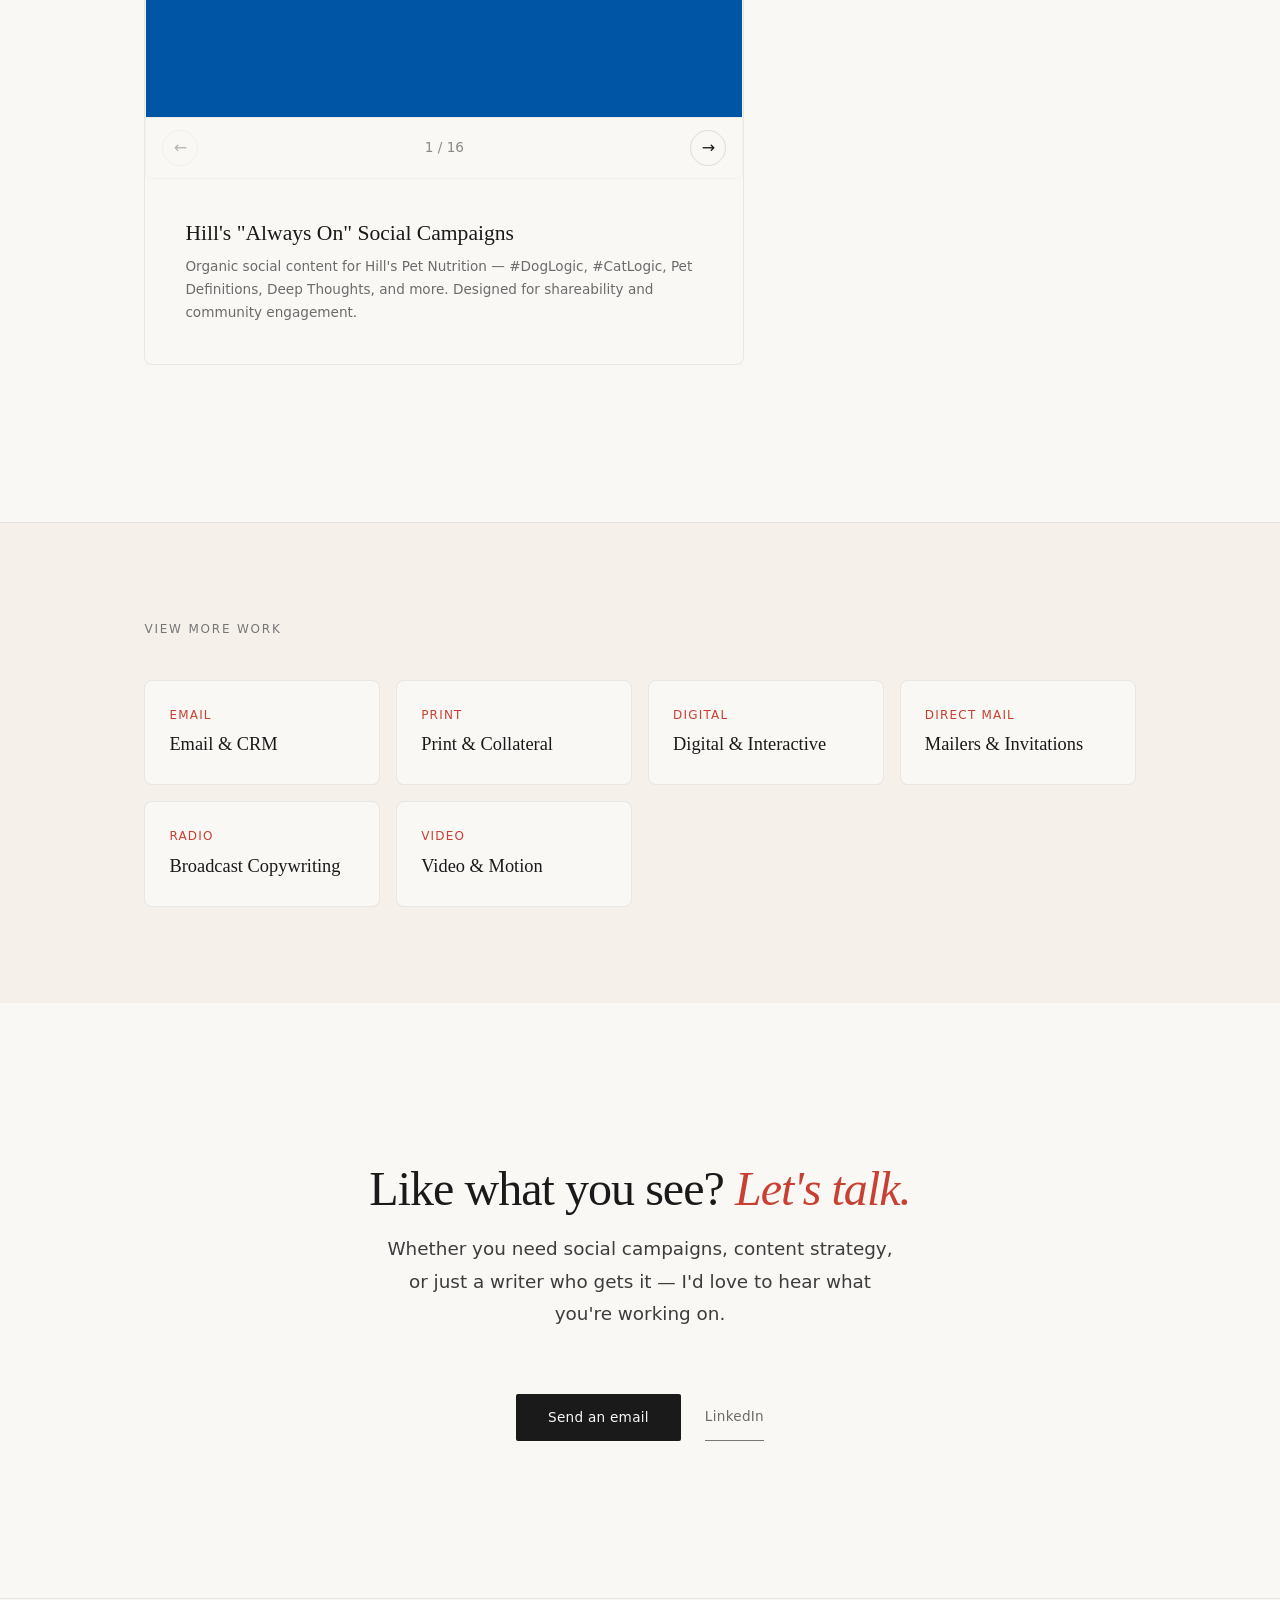
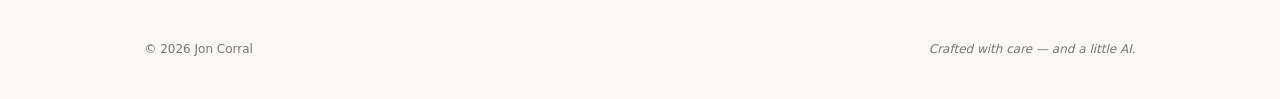
<file: work/social.html>
<!DOCTYPE html>
<html lang="en">
<head>
  <meta charset="UTF-8">
  <meta name="viewport" content="width=device-width, initial-scale=1.0">

  <!-- SEO -->
  <title>Social Media — Campaigns &amp; Brand Playbooks | Jon Corral</title>
  <meta name="description" content="Social media copywriting by Jon Corral — carousel posts, seasonal campaigns, and brand playbooks for Hill's Pet Nutrition, Colgate-Palmolive, and Tom's of Maine.">
  <meta name="author" content="Jon Corral">

  <!-- Open Graph -->
  <meta property="og:title" content="Social Media — Campaigns &amp; Brand Playbooks | Jon Corral">
  <meta property="og:description" content="Social campaigns for Hill's Pet Nutrition, Colgate-Palmolive, and Tom's of Maine. Carousel posts, seasonal campaigns, and brand playbooks.">
  <meta property="og:type" content="website">
  <meta property="og:url" content="https://joncorral.com/work/social.html">

  <!-- Twitter -->
  <meta name="twitter:card" content="summary_large_image">
  <meta name="twitter:title" content="Social Media — Campaigns &amp; Brand Playbooks | Jon Corral">
  <meta name="twitter:description" content="Social campaigns for Hill's Pet Nutrition, Colgate-Palmolive, and Tom's of Maine. Carousel posts, seasonal campaigns, and brand playbooks.">

  <!-- Favicon -->
  <link rel="icon" type="image/svg+xml" href="../assets/favicon.svg">

  <!-- Styles -->
  <link rel="stylesheet" href="../index.css">
  <link rel="stylesheet" href="work.css">
</head>
<body class="work-page">

  <!-- Back link -->
  <div class="container">
    <a href="../index.html" class="work-back" id="back-to-portfolio">
      <span class="work-back__arrow" aria-hidden="true">←</span>
      Back to portfolio
    </a>
  </div>

  <!-- ====================================================================
       HERO
       ==================================================================== -->
  <header class="work-hero">
    <div class="container">
      <p class="work-hero__category">Social Media</p>
      <h1 class="work-hero__title">Campaigns &amp; Brand Playbooks</h1>
      <p class="work-hero__desc">
        Social campaigns for Hill's Pet Nutrition, Colgate-Palmolive, and
        Tom's of Maine. Carousel posts, seasonal campaigns, and brand playbooks.
      </p>
      <div class="work-hero__accounts">
        <span class="work-hero__accounts-label">Accounts I manage</span>
        <div class="work-hero__accounts-links">
          <a href="https://www.instagram.com/hillspet" target="_blank" rel="noopener noreferrer" class="work-hero__account-pill" id="social-hero-ig">
            <svg viewBox="0 0 24 24" fill="currentColor" aria-hidden="true"><path d="M12 2.163c3.204 0 3.584.012 4.85.07 3.252.148 4.771 1.691 4.919 4.919.058 1.265.069 1.645.069 4.849 0 3.205-.012 3.584-.069 4.849-.149 3.225-1.664 4.771-4.919 4.919-1.266.058-1.644.07-4.85.07-3.204 0-3.584-.012-4.849-.07-3.26-.149-4.771-1.699-4.919-4.92-.058-1.265-.07-1.644-.07-4.849 0-3.204.013-3.583.07-4.849.149-3.227 1.664-4.771 4.919-4.919 1.266-.057 1.645-.069 4.849-.069zM12 0C8.741 0 8.333.014 7.053.072 2.695.272.273 2.69.073 7.052.014 8.333 0 8.741 0 12c0 3.259.014 3.668.072 4.948.2 4.358 2.618 6.78 6.98 6.98C8.333 23.986 8.741 24 12 24c3.259 0 3.668-.014 4.948-.072 4.354-.2 6.782-2.618 6.979-6.98.059-1.28.073-1.689.073-4.948 0-3.259-.014-3.667-.072-4.947-.196-4.354-2.617-6.78-6.979-6.98C15.668.014 15.259 0 12 0zm0 5.838a6.162 6.162 0 100 12.324 6.162 6.162 0 000-12.324zM12 16a4 4 0 110-8 4 4 0 010 8zm6.406-11.845a1.44 1.44 0 100 2.881 1.44 1.44 0 000-2.881z"/></svg>
            <span>@hillspet</span>
          </a>
          <a href="https://www.tiktok.com/@hillspet" target="_blank" rel="noopener noreferrer" class="work-hero__account-pill" id="social-hero-tt">
            <svg viewBox="0 0 24 24" fill="currentColor" aria-hidden="true"><path d="M19.59 6.69a4.83 4.83 0 01-3.77-4.25V2h-3.45v13.67a2.89 2.89 0 01-2.88 2.5 2.89 2.89 0 01-2.89-2.89 2.89 2.89 0 012.89-2.89c.28 0 .54.04.79.1V9.01a6.27 6.27 0 00-.79-.05 6.34 6.34 0 00-6.34 6.34 6.34 6.34 0 006.34 6.34 6.34 6.34 0 006.33-6.34V8.75a8.18 8.18 0 004.77 1.52V6.84a4.84 4.84 0 01-1-.15z"/></svg>
            <span>@hillspet</span>
          </a>
          <a href="https://www.facebook.com/HillsPet" target="_blank" rel="noopener noreferrer" class="work-hero__account-pill" id="social-hero-fb">
            <svg viewBox="0 0 24 24" fill="currentColor" aria-hidden="true"><path d="M24 12.073c0-6.627-5.373-12-12-12s-12 5.373-12 12c0 5.99 4.388 10.954 10.125 11.854v-8.385H7.078v-3.47h3.047V9.43c0-3.007 1.792-4.669 4.533-4.669 1.312 0 2.686.235 2.686.235v2.953H15.83c-1.491 0-1.956.925-1.956 1.874v2.25h3.328l-.532 3.47h-2.796v8.385C19.612 23.027 24 18.062 24 12.073z"/></svg>
            <span>Hill's Pet</span>
          </a>
        </div>
      </div>
      <div class="work-hero__divider" aria-hidden="true"></div>
    </div>
  </header>

  <!-- ====================================================================
       SAMPLES
       ==================================================================== -->
  <section class="work-samples">
    <div class="container">
      <h2 class="work-samples__heading">Selected samples</h2>

      <div class="work-sample-grid">

        <!-- Hill's How-To Series -->
        <article class="work-sample work-sample--pdf">
          <div class="work-sample__image">
            <img src="../assets/work/social/previews/hills-howtos.png" alt="Hill's How-To Series preview" class="work-sample__preview" loading="lazy">
          </div>
          <div class="work-sample__body">
            <h3 class="work-sample__title">Hill's How-To Series (2018)</h3>
            <p class="work-sample__desc">
              Educational how-to social series for Hill's Pet Nutrition —
              pet care tips designed for shareability and community engagement.
            </p>
            <a href="../assets/work/social/2018.FEB_HillsHowTos.pdf" target="_blank" rel="noopener noreferrer" class="work-sample__link">View PDF</a>
          </div>
        </article>

        <!-- Colgate Awards — Mother's Day -->
        <article class="work-sample work-sample--pdf">
          <div class="work-sample__image">
            <img src="../assets/work/social/previews/colgate-mothers-day.png" alt="Colgate Mother's Day campaign preview" class="work-sample__preview" loading="lazy">
          </div>
          <div class="work-sample__body">
            <h3 class="work-sample__title">Colgate Awards — Mother's Day Campaign</h3>
            <p class="work-sample__desc">
              Seasonal Mother's Day social campaign for Colgate-Palmolive —
              awards-style creative celebrating moms through brand storytelling.
            </p>
            <a href="../assets/work/social/MothersDay_ColgateAwards.pdf" target="_blank" rel="noopener noreferrer" class="work-sample__link">View PDF</a>
          </div>
        </article>

        <!-- Project LEO Playbook -->
        <article class="work-sample work-sample--pdf">
          <div class="work-sample__image">
            <img src="../assets/work/social/previews/project-leo.png" alt="Project LEO Social Playbook cover" class="work-sample__preview" loading="lazy">
          </div>
          <div class="work-sample__body">
            <h3 class="work-sample__title">Project LEO Social Playbook</h3>
            <p class="work-sample__desc">
              Comprehensive social media playbook defining voice, content pillars,
              posting cadence, and creative direction for a major brand initiative.
            </p>
            <a href="../assets/work/social/Project%20LEO%20playbook.pdf" target="_blank" rel="noopener noreferrer" class="work-sample__link">View PDF</a>
          </div>
        </article>

        <!-- Tom's Earth Month -->
        <article class="work-sample work-sample--pdf">
          <div class="work-sample__image">
            <img src="../assets/work/social/previews/toms-earth-month.png" alt="Tom's Earth Month social posts preview" class="work-sample__preview" loading="lazy">
          </div>
          <div class="work-sample__body">
            <h3 class="work-sample__title">Tom's Earth Month Social Posts</h3>
            <p class="work-sample__desc">
              Earth Month social content for Tom's of Maine — sustainability-focused
              posts driving awareness and community engagement around environmental values.
            </p>
            <a href="../assets/work/social/Toms%20Social%20Earth%20Month%20Posts.pdf" target="_blank" rel="noopener noreferrer" class="work-sample__link">View PDF</a>
          </div>
        </article>

        <!-- ============================================================
             Hill's Always On Social Campaigns — All posts
             ============================================================ -->

        <article class="work-sample work-sample--full" id="sample-social-always-on">
          <div class="carousel" data-carousel>
            <div class="carousel__track">
              <div class="carousel__slide">
                <img src="../assets/work/social/always-on/AlwaysOn_201912_B1_Definitions.jpg" alt="Hill's social post — Pawdorable definition" class="carousel__img" loading="lazy">
              </div>
              <div class="carousel__slide">
                <img src="../assets/work/social/always-on/AlwaysOn_201912_B2_Definitions.jpg" alt="Hill's social post — pet definition 2" class="carousel__img" loading="lazy">
              </div>
              <div class="carousel__slide">
                <img src="../assets/work/social/always-on/AlwaysOn_201912_B3_Definitions.jpg" alt="Hill's social post — pet definition 3" class="carousel__img" loading="lazy">
              </div>
              <div class="carousel__slide">
                <img src="../assets/work/social/always-on/AlwaysOn_201912_D1_DogLogic.jpg" alt="Hill's social post — #DogLogic 1" class="carousel__img" loading="lazy">
              </div>
              <div class="carousel__slide">
                <img src="../assets/work/social/always-on/AlwaysOn_201912_D2_DogLogic.jpg" alt="Hill's social post — #DogLogic 2" class="carousel__img" loading="lazy">
              </div>
              <div class="carousel__slide">
                <img src="../assets/work/social/always-on/AlwaysOn_201912_D3_DogLogic.jpg" alt="Hill's social post — #DogLogic 3" class="carousel__img" loading="lazy">
              </div>
              <div class="carousel__slide">
                <img src="../assets/work/social/always-on/AlwaysOn_201912_F1_CatLogic.jpg" alt="Hill's social post — #CatLogic 1" class="carousel__img" loading="lazy">
              </div>
              <div class="carousel__slide">
                <img src="../assets/work/social/always-on/AlwaysOn_201912_F2_CatLogic.jpg" alt="Hill's social post — #CatLogic 2" class="carousel__img" loading="lazy">
              </div>
              <div class="carousel__slide">
                <img src="../assets/work/social/always-on/AlwaysOn_201912_F3_CatLogic.jpg" alt="Hill's social post — #CatLogic 3" class="carousel__img" loading="lazy">
              </div>
              <div class="carousel__slide">
                <img src="../assets/work/social/always-on/AlwaysOn_202001_B1_DeepThoughts.jpg" alt="Hill's social post — Deep Thoughts 1" class="carousel__img" loading="lazy">
              </div>
              <div class="carousel__slide">
                <img src="../assets/work/social/always-on/AlwaysOn_202001_B2_DeepThoughts.jpg" alt="Hill's social post — Deep Thoughts 2" class="carousel__img" loading="lazy">
              </div>
              <div class="carousel__slide">
                <img src="../assets/work/social/always-on/AlwaysOn_202001_B3_DeepThoughts.jpg" alt="Hill's social post — Deep Thoughts 3" class="carousel__img" loading="lazy">
              </div>
              <div class="carousel__slide">
                <img src="../assets/work/social/always-on/AlwaysOn_202001_D1_SincerelyPets.jpg" alt="Hill's social post — Sincerely Pets 1" class="carousel__img" loading="lazy">
              </div>
              <div class="carousel__slide">
                <img src="../assets/work/social/always-on/AlwaysOn_202001_D2_SincerelyPets.jpg" alt="Hill's social post — Sincerely Pets 2" class="carousel__img" loading="lazy">
              </div>
              <div class="carousel__slide">
                <img src="../assets/work/social/always-on/AlwaysOn_202001_D3_SincerelyPets.jpg" alt="Hill's social post — Sincerely Pets 3" class="carousel__img" loading="lazy">
              </div>
              <div class="carousel__slide">
                <img src="../assets/work/social/always-on/Anything-is-a-bed.jpg" alt="Cat in a suitcase — Anything Is a Bed, If You Believe" class="carousel__img" loading="lazy">
              </div>
            </div>
            <div class="carousel__controls">
              <button class="carousel__btn carousel__btn--prev" aria-label="Previous" disabled>←</button>
              <span class="carousel__label">1 / 16</span>
              <button class="carousel__btn carousel__btn--next" aria-label="Next">→</button>
            </div>
          </div>
          <div class="work-sample__body">
            <h3 class="work-sample__title">Hill's "Always On" Social Campaigns</h3>
            <p class="work-sample__desc">
              Organic social content for Hill's Pet Nutrition — #DogLogic,
              #CatLogic, Pet Definitions, Deep Thoughts, and more. Designed
              for shareability and community engagement.
            </p>
          </div>
        </article>

      </div>
    </div>
  </section>

  <!-- ====================================================================
       CROSS-NAVIGATION
       ==================================================================== -->
  <nav class="work-nav" aria-label="More work categories">
    <div class="container">
      <p class="work-nav__label">View more work</p>
      <div class="work-nav__grid">
        <a href="email.html" class="work-nav__link" id="nav-to-email">
          <p class="work-nav__link-category">Email</p>
          <p class="work-nav__link-title">Email &amp; CRM</p>
        </a>
        <a href="print.html" class="work-nav__link" id="nav-to-print">
          <p class="work-nav__link-category">Print</p>
          <p class="work-nav__link-title">Print &amp; Collateral</p>
        </a>
        <a href="digital.html" class="work-nav__link" id="nav-to-digital">
          <p class="work-nav__link-category">Digital</p>
          <p class="work-nav__link-title">Digital &amp; Interactive</p>
        </a>
        <a href="direct-mail.html" class="work-nav__link" id="nav-to-direct-mail">
          <p class="work-nav__link-category">Direct Mail</p>
          <p class="work-nav__link-title">Mailers &amp; Invitations</p>
        </a>
        <a href="radio.html" class="work-nav__link" id="nav-to-radio">
          <p class="work-nav__link-category">Radio</p>
          <p class="work-nav__link-title">Broadcast Copywriting</p>
        </a>
        <a href="video.html" class="work-nav__link" id="nav-to-video">
          <p class="work-nav__link-category">Video</p>
          <p class="work-nav__link-title">Video &amp; Motion</p>
        </a>
      </div>
    </div>
  </nav>

  <!-- ====================================================================
       FOOTER CTA
       ==================================================================== -->
  <section class="work-cta">
    <div class="container">
      <h2 class="work-cta__title">Like what you see? <em>Let's talk.</em></h2>
      <p class="work-cta__desc">
        Whether you need social campaigns, content strategy, or just a
        writer who gets it — I'd love to hear what you're working on.
      </p>
      <div class="work-cta__actions">
        <a href="mailto:jon@joncorral.com" class="btn btn--primary" id="cta-email">Send an email</a>
        <a href="https://www.linkedin.com/in/joncorral" target="_blank" rel="noopener noreferrer" class="btn btn--ghost" id="cta-linkedin">LinkedIn</a>
      </div>
    </div>
  </section>

  <!-- Footer -->
  <footer class="footer">
    <div class="container footer__inner">
      <p class="footer__copy">© 2026 Jon Corral</p>
      <p class="footer__note">Crafted with care — and a little AI.</p>
    </div>
  </footer>

  <script>
  document.querySelectorAll('[data-carousel]').forEach(carousel => {
    const track = carousel.querySelector('.carousel__track');
    const slides = carousel.querySelectorAll('.carousel__slide');
    const prevBtn = carousel.querySelector('.carousel__btn--prev');
    const nextBtn = carousel.querySelector('.carousel__btn--next');
    const dots = carousel.querySelectorAll('.carousel__dot');
    const label = carousel.querySelector('.carousel__label');
    let current = 0;
    const total = slides.length;

    function setWidths() {
      const w = carousel.offsetWidth;
      slides.forEach(s => { s.style.width = w + 'px'; s.style.minWidth = w + 'px'; });
    }

    function goTo(index) {
      current = Math.max(0, Math.min(index, total - 1));
      const w = carousel.offsetWidth;
      track.style.transform = `translateX(-${current * w}px)`;
      prevBtn.disabled = current === 0;
      nextBtn.disabled = current === total - 1;
      dots.forEach((d, i) => d.classList.toggle('carousel__dot--active', i === current));
      if (label) label.textContent = `${current + 1} / ${total}`;
    }

    setWidths();
    window.addEventListener('resize', () => { setWidths(); goTo(current); });
    prevBtn.addEventListener('click', () => goTo(current - 1));
    nextBtn.addEventListener('click', () => goTo(current + 1));
    dots.forEach((dot, i) => dot.addEventListener('click', () => goTo(i)));
    goTo(0);
  });
  </script>

</body>
</html>
</file>
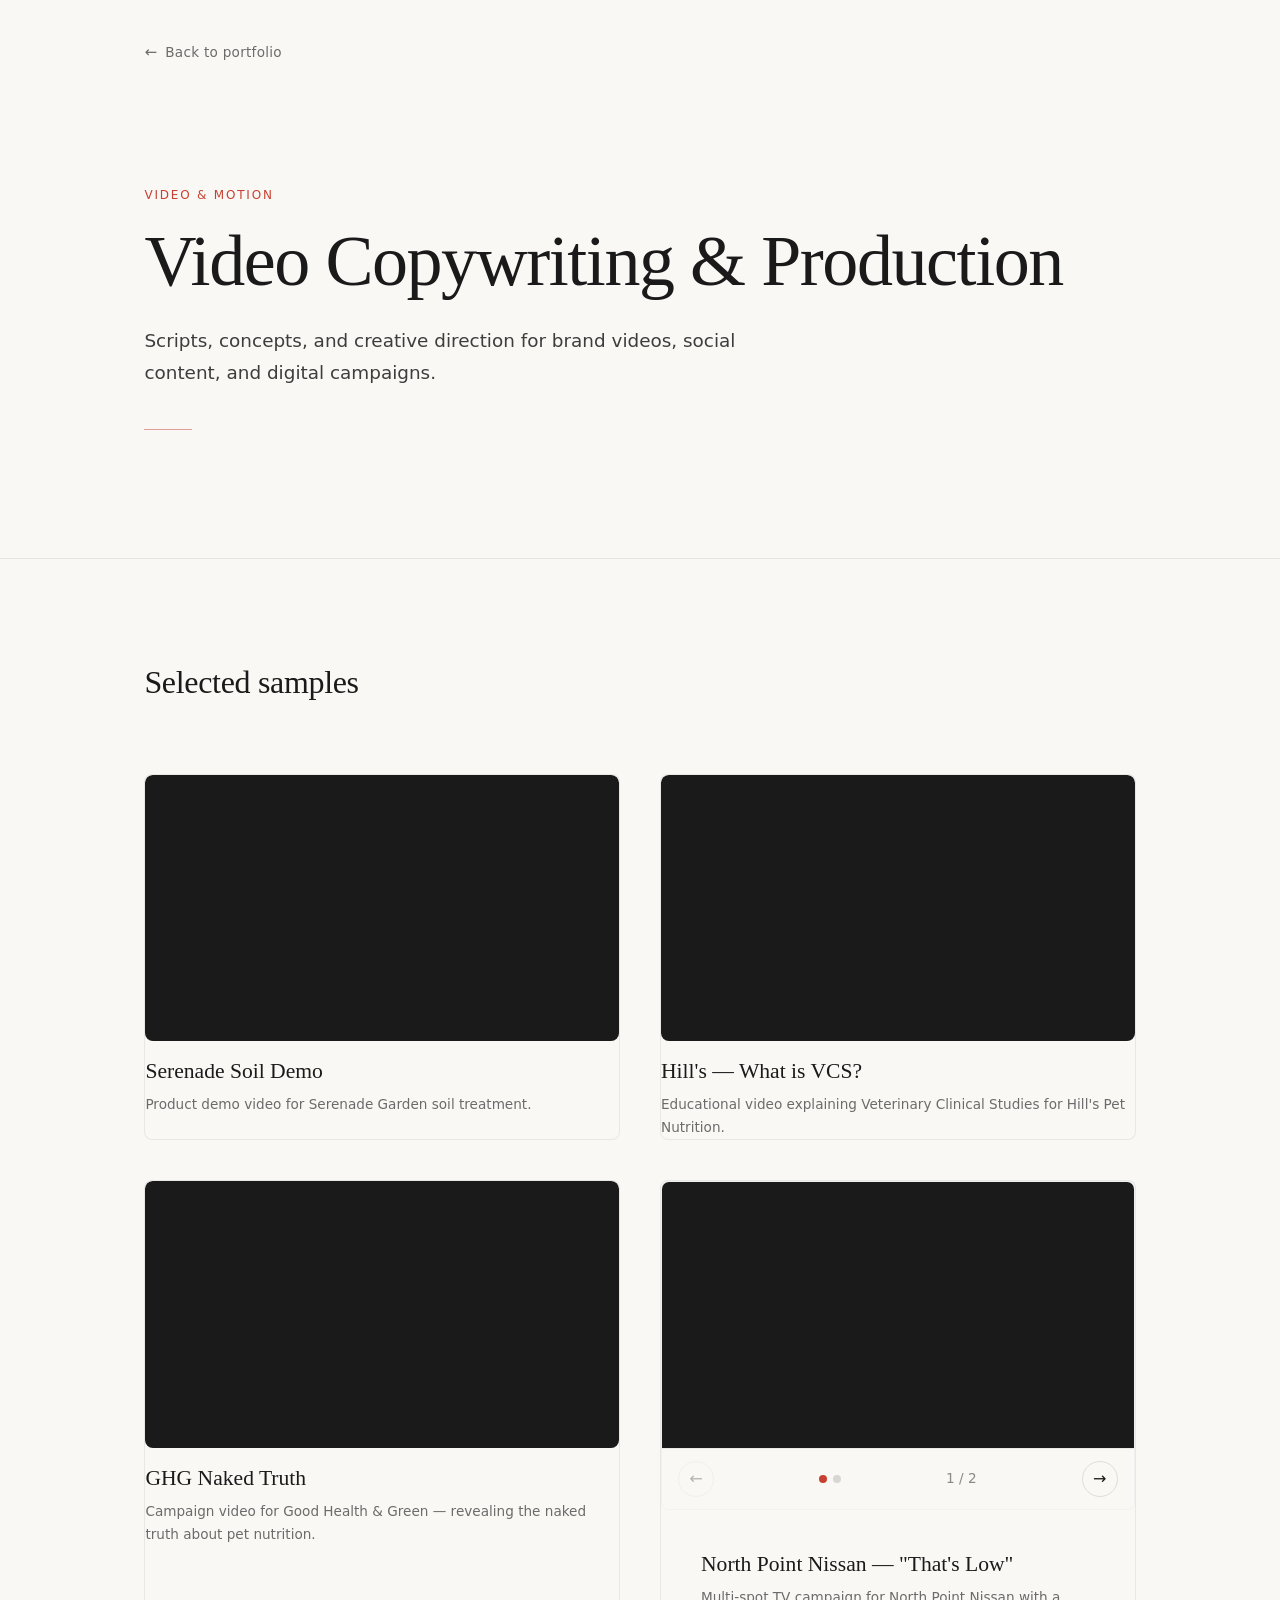
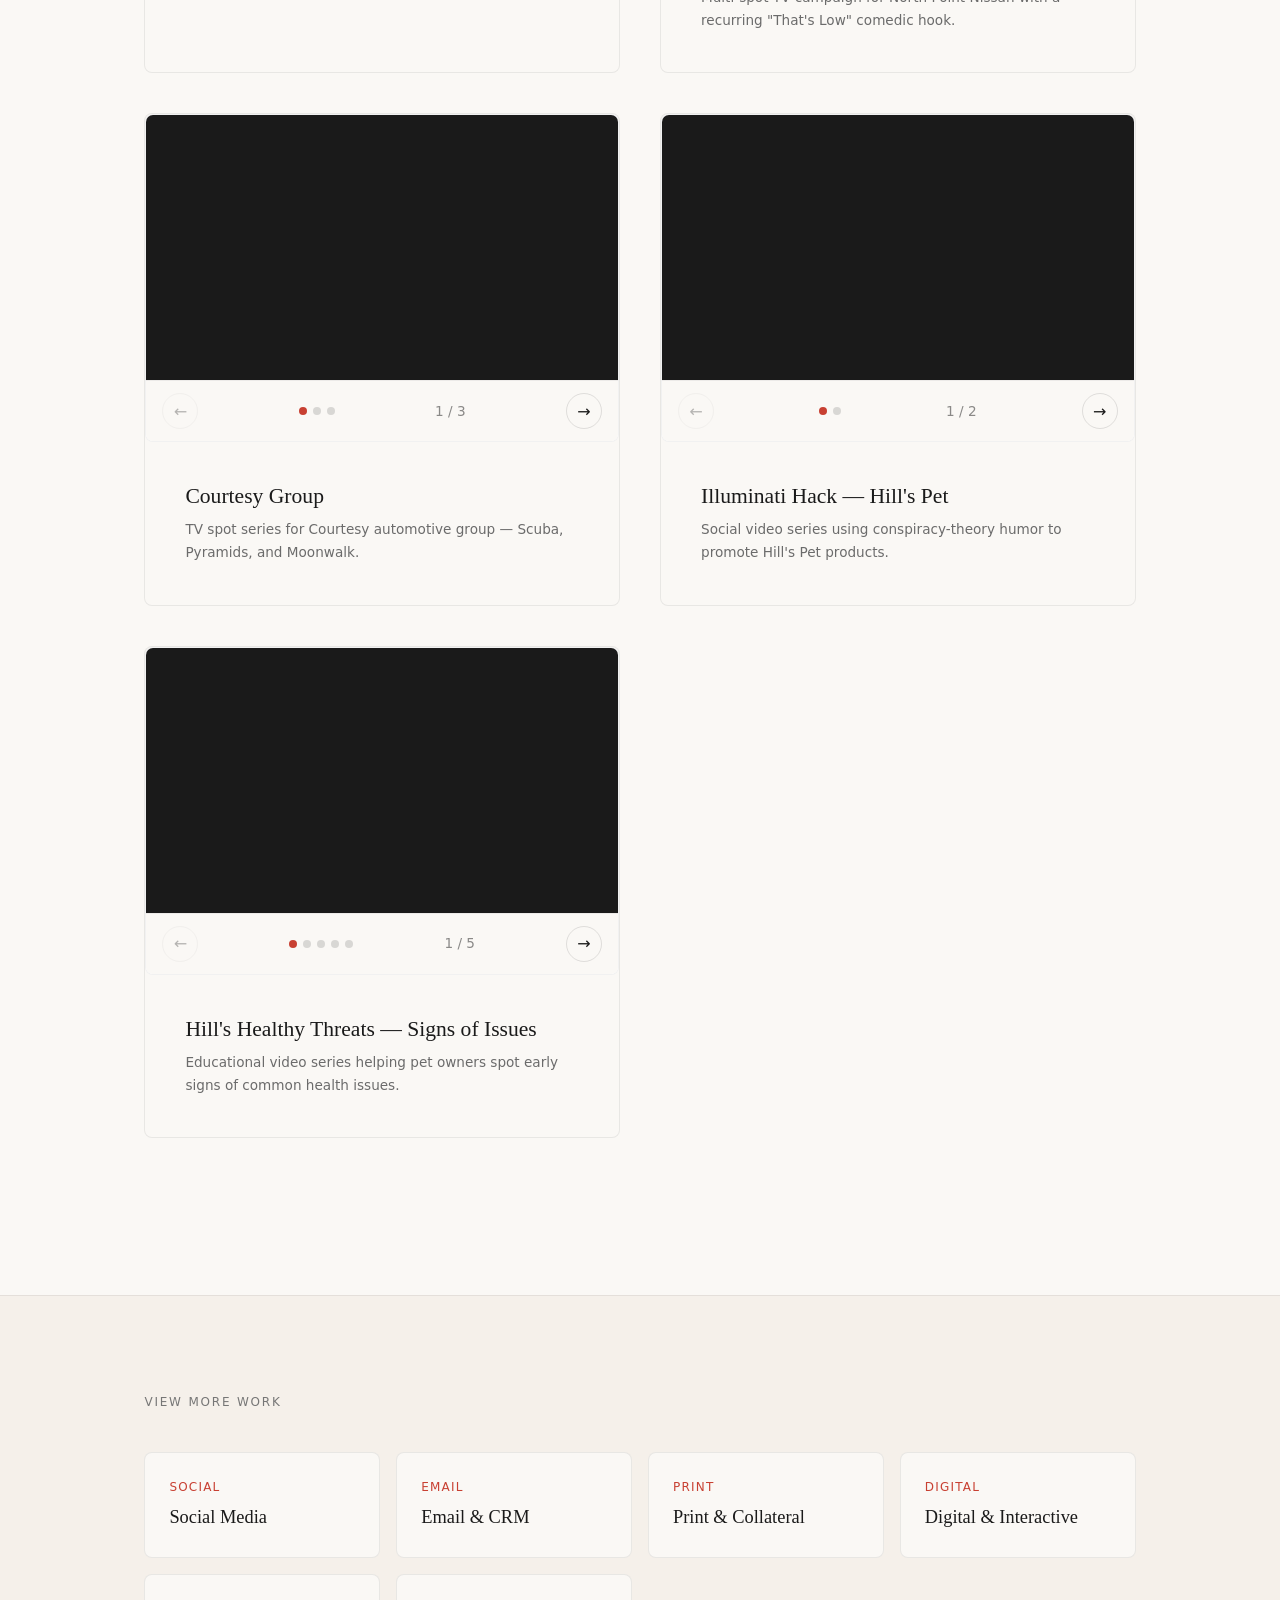
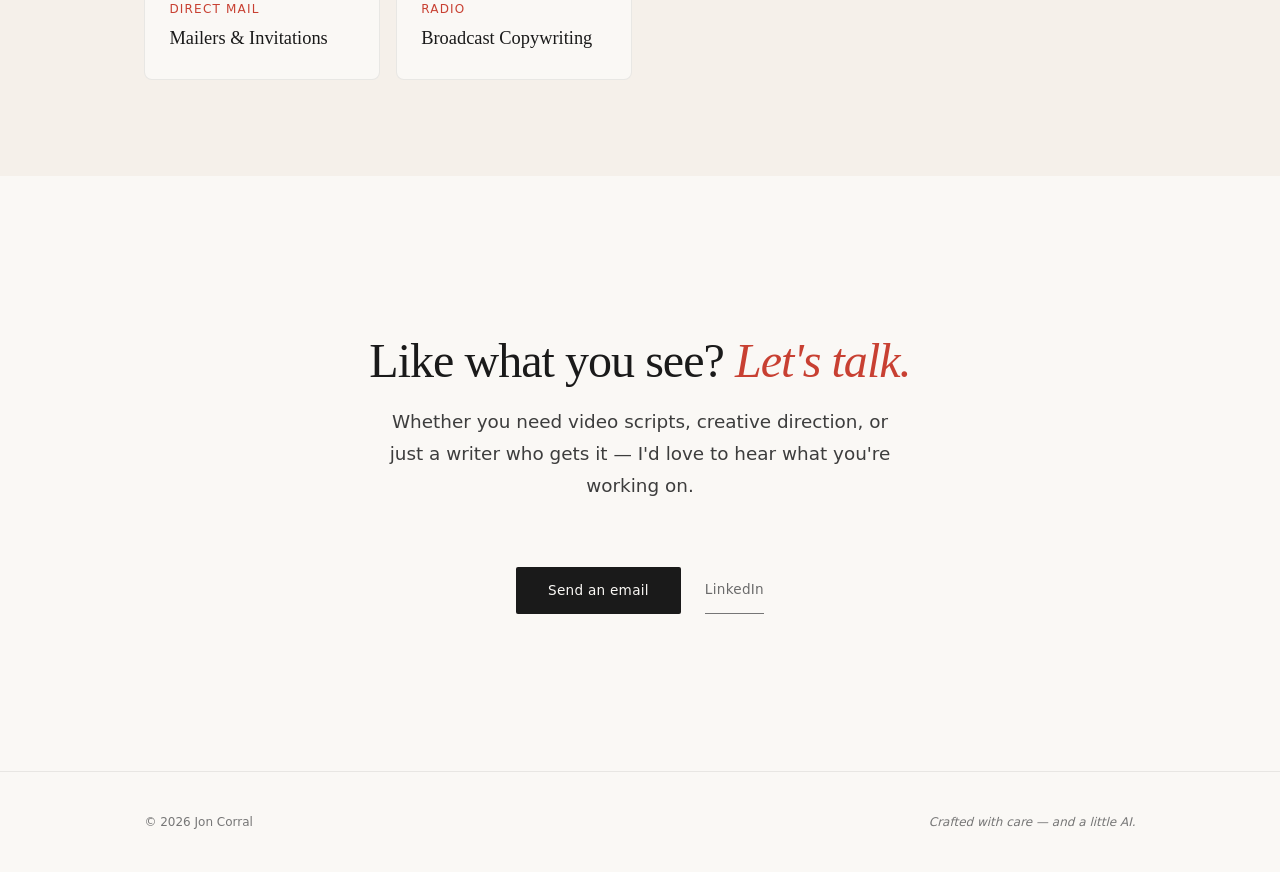
<file: work/video.html>
<!DOCTYPE html>
<html lang="en">
<head>
  <meta charset="UTF-8">
  <meta name="viewport" content="width=device-width, initial-scale=1.0">

  <!-- SEO -->
  <title>Video — Copywriting &amp; Production | Jon Corral</title>
  <meta name="description" content="Video copywriting and production by Jon Corral — scripts, concepts, and creative direction for brand videos, social content, and digital campaigns.">
  <meta name="author" content="Jon Corral">

  <!-- Open Graph -->
  <meta property="og:title" content="Video — Copywriting &amp; Production | Jon Corral">
  <meta property="og:description" content="Scripts, concepts, and creative direction for brand videos, social content, and digital campaigns.">
  <meta property="og:type" content="website">
  <meta property="og:url" content="https://joncorral.com/work/video.html">

  <!-- Twitter -->
  <meta name="twitter:card" content="summary_large_image">
  <meta name="twitter:title" content="Video — Copywriting &amp; Production | Jon Corral">
  <meta name="twitter:description" content="Scripts, concepts, and creative direction for brand videos, social content, and digital campaigns.">

  <!-- Favicon -->
  <link rel="icon" type="image/svg+xml" href="../assets/favicon.svg">

  <!-- Styles -->
  <link rel="stylesheet" href="../index.css">
  <link rel="stylesheet" href="work.css">
</head>
<body class="work-page">

  <!-- Back link -->
  <div class="container">
    <a href="../index.html" class="work-back" id="back-to-portfolio">
      <span class="work-back__arrow" aria-hidden="true">←</span>
      Back to portfolio
    </a>
  </div>

  <!-- ====================================================================
       HERO
       ==================================================================== -->
  <header class="work-hero">
    <div class="container">
      <p class="work-hero__category">Video &amp; Motion</p>
      <h1 class="work-hero__title">Video Copywriting &amp; Production</h1>
      <p class="work-hero__desc">
        Scripts, concepts, and creative direction for brand videos,
        social content, and digital campaigns.
      </p>
      <div class="work-hero__divider" aria-hidden="true"></div>
    </div>
  </header>

  <!-- ====================================================================
       SAMPLES
       ==================================================================== -->
  <section class="work-samples">
    <div class="container">
      <h2 class="work-samples__heading">Selected samples</h2>

      <div class="work-sample-grid">

        <!-- ============================================================
             STANDALONE VIDEOS
             ============================================================ -->

        <!-- Serenade Soil Demo -->
        <article class="work-sample work-sample--video" id="sample-video-serenade">
          <div class="work-video">
            <iframe src="https://www.youtube.com/embed/1Yo3DwVF-y8" title="Serenade Soil Demo" allow="accelerometer; autoplay; clipboard-write; encrypted-media; gyroscope; picture-in-picture" allowfullscreen loading="lazy"></iframe>
          </div>
          <div class="work-sample__body">
            <h3 class="work-sample__title">Serenade Soil Demo</h3>
            <p class="work-sample__desc">
              Product demo video for Serenade Garden soil treatment.
            </p>
          </div>
        </article>

        <!-- Hill's — What is VCS? -->
        <article class="work-sample work-sample--video" id="sample-video-hills-vcs">
          <div class="work-video">
            <iframe src="https://www.youtube.com/embed/2wBRGLRq9Po" title="Hill's — What is VCS?" allow="accelerometer; autoplay; clipboard-write; encrypted-media; gyroscope; picture-in-picture" allowfullscreen loading="lazy"></iframe>
          </div>
          <div class="work-sample__body">
            <h3 class="work-sample__title">Hill's — What is VCS?</h3>
            <p class="work-sample__desc">
              Educational video explaining Veterinary Clinical Studies for Hill's Pet Nutrition.
            </p>
          </div>
        </article>

        <!-- GHG Naked Truth -->
        <article class="work-sample work-sample--video" id="sample-video-ghg">
          <div class="work-video">
            <iframe src="https://www.youtube.com/embed/Z1PcdyrAcwk" title="GHG Naked Truth" allow="accelerometer; autoplay; clipboard-write; encrypted-media; gyroscope; picture-in-picture" allowfullscreen loading="lazy"></iframe>
          </div>
          <div class="work-sample__body">
            <h3 class="work-sample__title">GHG Naked Truth</h3>
            <p class="work-sample__desc">
              Campaign video for Good Health &amp; Green — revealing the naked truth about pet nutrition.
            </p>
          </div>
        </article>

        <!-- ============================================================
             CAROUSEL GROUPS
             ============================================================ -->

        <!-- North Point Nissan — "That's Low" -->
        <article class="work-sample" id="sample-video-thats-low">
          <div class="carousel" data-carousel>
            <div class="carousel__track">
              <div class="carousel__slide">
                <div class="work-video">
                  <iframe src="https://www.youtube.com/embed/uQzEMso2YCU" title="That's Low C" allow="accelerometer; autoplay; clipboard-write; encrypted-media; gyroscope; picture-in-picture" allowfullscreen loading="lazy"></iframe>
                </div>
              </div>
              <div class="carousel__slide">
                <div class="work-video">
                  <iframe src="https://www.youtube.com/embed/KPu4PN5JyxU" title="That's Low B" allow="accelerometer; autoplay; clipboard-write; encrypted-media; gyroscope; picture-in-picture" allowfullscreen loading="lazy"></iframe>
                </div>
              </div>
            </div>
            <div class="carousel__controls">
              <button class="carousel__btn carousel__btn--prev" aria-label="Previous" disabled>←</button>
              <div class="carousel__dots">
                <button class="carousel__dot carousel__dot--active" aria-label="Slide 1"></button>
                <button class="carousel__dot" aria-label="Slide 2"></button>
              </div>
              <span class="carousel__label">1 / 2</span>
              <button class="carousel__btn carousel__btn--next" aria-label="Next">→</button>
            </div>
          </div>
          <div class="work-sample__body">
            <h3 class="work-sample__title">North Point Nissan — "That's Low"</h3>
            <p class="work-sample__desc">
              Multi-spot TV campaign for North Point Nissan with a recurring "That's Low" comedic hook.
            </p>
          </div>
        </article>

        <!-- Courtesy Group -->
        <article class="work-sample" id="sample-video-courtesy">
          <div class="carousel" data-carousel>
            <div class="carousel__track">
              <div class="carousel__slide">
                <div class="work-video">
                  <iframe src="https://www.youtube.com/embed/REbI9FabCzk" title="Courtesy — Scuba" allow="accelerometer; autoplay; clipboard-write; encrypted-media; gyroscope; picture-in-picture" allowfullscreen loading="lazy"></iframe>
                </div>
              </div>
              <div class="carousel__slide">
                <div class="work-video">
                  <iframe src="https://www.youtube.com/embed/oS_UPMZoht8" title="Courtesy — Pyramids" allow="accelerometer; autoplay; clipboard-write; encrypted-media; gyroscope; picture-in-picture" allowfullscreen loading="lazy"></iframe>
                </div>
              </div>
              <div class="carousel__slide">
                <div class="work-video">
                  <iframe src="https://www.youtube.com/embed/QNgH1CM1nSc" title="Courtesy — Moonwalk" allow="accelerometer; autoplay; clipboard-write; encrypted-media; gyroscope; picture-in-picture" allowfullscreen loading="lazy"></iframe>
                </div>
              </div>
            </div>
            <div class="carousel__controls">
              <button class="carousel__btn carousel__btn--prev" aria-label="Previous" disabled>←</button>
              <div class="carousel__dots">
                <button class="carousel__dot carousel__dot--active" aria-label="Slide 1"></button>
                <button class="carousel__dot" aria-label="Slide 2"></button>
                <button class="carousel__dot" aria-label="Slide 3"></button>
              </div>
              <span class="carousel__label">1 / 3</span>
              <button class="carousel__btn carousel__btn--next" aria-label="Next">→</button>
            </div>
          </div>
          <div class="work-sample__body">
            <h3 class="work-sample__title">Courtesy Group</h3>
            <p class="work-sample__desc">
              TV spot series for Courtesy automotive group — Scuba, Pyramids, and Moonwalk.
            </p>
          </div>
        </article>

        <!-- Illuminati Hack — Hill's Pet -->
        <article class="work-sample" id="sample-video-illuminati">
          <div class="carousel" data-carousel>
            <div class="carousel__track">
              <div class="carousel__slide">
                <div class="work-video">
                  <iframe src="https://www.youtube.com/embed/9IvOXCdg_gI" title="Illuminati Hack — Youthful Vitality" allow="accelerometer; autoplay; clipboard-write; encrypted-media; gyroscope; picture-in-picture" allowfullscreen loading="lazy"></iframe>
                </div>
              </div>
              <div class="carousel__slide">
                <div class="work-video">
                  <iframe src="https://www.youtube.com/embed/iZNl4dQsVlc" title="Illuminati Hack — Smart Bites" allow="accelerometer; autoplay; clipboard-write; encrypted-media; gyroscope; picture-in-picture" allowfullscreen loading="lazy"></iframe>
                </div>
              </div>
            </div>
            <div class="carousel__controls">
              <button class="carousel__btn carousel__btn--prev" aria-label="Previous" disabled>←</button>
              <div class="carousel__dots">
                <button class="carousel__dot carousel__dot--active" aria-label="Slide 1"></button>
                <button class="carousel__dot" aria-label="Slide 2"></button>
              </div>
              <span class="carousel__label">1 / 2</span>
              <button class="carousel__btn carousel__btn--next" aria-label="Next">→</button>
            </div>
          </div>
          <div class="work-sample__body">
            <h3 class="work-sample__title">Illuminati Hack — Hill's Pet</h3>
            <p class="work-sample__desc">
              Social video series using conspiracy-theory humor to promote Hill's Pet products.
            </p>
          </div>
        </article>

        <!-- Hill's Healthy Threats — Signs of Issues -->
        <article class="work-sample" id="sample-video-healthy-threats">
          <div class="carousel" data-carousel>
            <div class="carousel__track">
              <div class="carousel__slide">
                <div class="work-video">
                  <iframe src="https://www.youtube.com/embed/nPSmLZnII2A" title="Signs of Weight Issues" allow="accelerometer; autoplay; clipboard-write; encrypted-media; gyroscope; picture-in-picture" allowfullscreen loading="lazy"></iframe>
                </div>
              </div>
              <div class="carousel__slide">
                <div class="work-video">
                  <iframe src="https://www.youtube.com/embed/C3TBrNJgkiw" title="Signs of Urinary Issues" allow="accelerometer; autoplay; clipboard-write; encrypted-media; gyroscope; picture-in-picture" allowfullscreen loading="lazy"></iframe>
                </div>
              </div>
              <div class="carousel__slide">
                <div class="work-video">
                  <iframe src="https://www.youtube.com/embed/c64MG-lDoxQ" title="Signs of Issues" allow="accelerometer; autoplay; clipboard-write; encrypted-media; gyroscope; picture-in-picture" allowfullscreen loading="lazy"></iframe>
                </div>
              </div>
              <div class="carousel__slide">
                <div class="work-video">
                  <iframe src="https://www.youtube.com/embed/xYmWeIJuHLo" title="Signs of Derm Issues" allow="accelerometer; autoplay; clipboard-write; encrypted-media; gyroscope; picture-in-picture" allowfullscreen loading="lazy"></iframe>
                </div>
              </div>
              <div class="carousel__slide">
                <div class="work-video">
                  <iframe src="https://www.youtube.com/embed/ljP6SYNKsvw" title="Signs of Issues" allow="accelerometer; autoplay; clipboard-write; encrypted-media; gyroscope; picture-in-picture" allowfullscreen loading="lazy"></iframe>
                </div>
              </div>
            </div>
            <div class="carousel__controls">
              <button class="carousel__btn carousel__btn--prev" aria-label="Previous" disabled>←</button>
              <div class="carousel__dots">
                <button class="carousel__dot carousel__dot--active" aria-label="Slide 1"></button>
                <button class="carousel__dot" aria-label="Slide 2"></button>
                <button class="carousel__dot" aria-label="Slide 3"></button>
                <button class="carousel__dot" aria-label="Slide 4"></button>
                <button class="carousel__dot" aria-label="Slide 5"></button>
              </div>
              <span class="carousel__label">1 / 5</span>
              <button class="carousel__btn carousel__btn--next" aria-label="Next">→</button>
            </div>
          </div>
          <div class="work-sample__body">
            <h3 class="work-sample__title">Hill's Healthy Threats — Signs of Issues</h3>
            <p class="work-sample__desc">
              Educational video series helping pet owners spot early signs of common health issues.
            </p>
          </div>
        </article>

      </div>
    </div>
  </section>

  <!-- ====================================================================
       CROSS-NAVIGATION
       ==================================================================== -->
  <nav class="work-nav" aria-label="More work categories">
    <div class="container">
      <p class="work-nav__label">View more work</p>
      <div class="work-nav__grid">
        <a href="social.html" class="work-nav__link" id="nav-to-social">
          <p class="work-nav__link-category">Social</p>
          <p class="work-nav__link-title">Social Media</p>
        </a>
        <a href="email.html" class="work-nav__link" id="nav-to-email">
          <p class="work-nav__link-category">Email</p>
          <p class="work-nav__link-title">Email &amp; CRM</p>
        </a>
        <a href="print.html" class="work-nav__link" id="nav-to-print">
          <p class="work-nav__link-category">Print</p>
          <p class="work-nav__link-title">Print &amp; Collateral</p>
        </a>
        <a href="digital.html" class="work-nav__link" id="nav-to-digital">
          <p class="work-nav__link-category">Digital</p>
          <p class="work-nav__link-title">Digital &amp; Interactive</p>
        </a>
        <a href="direct-mail.html" class="work-nav__link" id="nav-to-direct-mail">
          <p class="work-nav__link-category">Direct Mail</p>
          <p class="work-nav__link-title">Mailers &amp; Invitations</p>
        </a>
        <a href="radio.html" class="work-nav__link" id="nav-to-radio">
          <p class="work-nav__link-category">Radio</p>
          <p class="work-nav__link-title">Broadcast Copywriting</p>
        </a>
      </div>
    </div>
  </nav>

  <!-- ====================================================================
       FOOTER CTA
       ==================================================================== -->
  <section class="work-cta">
    <div class="container">
      <h2 class="work-cta__title">Like what you see? <em>Let's talk.</em></h2>
      <p class="work-cta__desc">
        Whether you need video scripts, creative direction, or just a
        writer who gets it — I'd love to hear what you're working on.
      </p>
      <div class="work-cta__actions">
        <a href="mailto:jon@joncorral.com" class="btn btn--primary" id="cta-email">Send an email</a>
        <a href="https://www.linkedin.com/in/joncorral" target="_blank" rel="noopener noreferrer" class="btn btn--ghost" id="cta-linkedin">LinkedIn</a>
      </div>
    </div>
  </section>

  <!-- Footer -->
  <footer class="footer">
    <div class="container footer__inner">
      <p class="footer__copy">© 2026 Jon Corral</p>
      <p class="footer__note">Crafted with care — and a little AI.</p>
    </div>
  </footer>

  <!-- Carousel JS -->
  <script>
  document.querySelectorAll('[data-carousel]').forEach(carousel => {
    const track = carousel.querySelector('.carousel__track');
    const slides = carousel.querySelectorAll('.carousel__slide');
    const prevBtn = carousel.querySelector('.carousel__btn--prev');
    const nextBtn = carousel.querySelector('.carousel__btn--next');
    const dots = carousel.querySelectorAll('.carousel__dot');
    const label = carousel.querySelector('.carousel__label');
    let current = 0;
    const total = slides.length;

    function goTo(index) {
      current = Math.max(0, Math.min(index, total - 1));
      track.style.transform = `translateX(-${current * 100}%)`;
      prevBtn.disabled = current === 0;
      nextBtn.disabled = current === total - 1;
      dots.forEach((d, i) => d.classList.toggle('carousel__dot--active', i === current));
      if (label) label.textContent = `${current + 1} / ${total}`;
      // Pause all iframes except current to save resources
      slides.forEach((slide, i) => {
        const iframe = slide.querySelector('iframe');
        if (iframe && i !== current) {
          iframe.src = iframe.src; // reset to stop playback
        }
      });
    }

    prevBtn.addEventListener('click', () => goTo(current - 1));
    nextBtn.addEventListener('click', () => goTo(current + 1));
    dots.forEach((dot, i) => dot.addEventListener('click', () => goTo(i)));
    goTo(0);
  });
  </script>

</body>
</html>
</file>
<file: index.css>
/* ==========================================================================
   Jon Corral Portfolio — Wabi-Sabi Digital
   Design: Minimalist Japanese aesthetic with warm digital subtlety
   ========================================================================== */

/* --- Fonts ---
   Loaded via <link> in HTML head with preconnect for faster LCP.
   See index.html for the Google Fonts stylesheet reference.
   --- */

/* --- Design Tokens --- */
:root {
  /* Wabi-sabi palette — warm, organic, restrained */
  --ink: #1A1A1A;
  --ink-soft: #3D3D3D;
  --ink-muted: #6B6B6B;
  --ink-whisper: #767676;

  --paper: #FAF8F5;
  --paper-warm: #F5F0EA;
  --paper-dark: #EDE8E0;

  --vermillion: #C84032;
  --vermillion-soft: rgba(200, 64, 50, 0.08);
  --vermillion-glow: rgba(200, 64, 50, 0.15);

  --indigo: #2C4A6E;
  --indigo-soft: rgba(44, 74, 110, 0.06);

  /* Typography */
  --font-serif: 'Cormorant Garamond', 'Georgia', serif;
  --font-sans: 'Inter', system-ui, -apple-system, sans-serif;

  /* Scale — generous, breathing */
  --text-xs: 0.75rem;
  --text-sm: 0.85rem;
  --text-base: 1rem;
  --text-lg: 1.15rem;
  --text-xl: 1.35rem;
  --text-2xl: clamp(1.5rem, 1.2rem + 1.5vw, 2rem);
  --text-3xl: clamp(2rem, 1.5rem + 2.5vw, 3rem);
  --text-4xl: clamp(2.5rem, 1.5rem + 5vw, 4.5rem);
  --text-5xl: clamp(3rem, 1.5rem + 7.5vw, 6.5rem);

  /* Spacing — ma (間) — breathing room */
  --space-xs: 0.25rem;
  --space-sm: 0.5rem;
  --space-md: 1rem;
  --space-lg: 1.5rem;
  --space-xl: 2.5rem;
  --space-2xl: 4rem;
  --space-3xl: 6rem;
  --space-4xl: 8rem;
  --space-section: clamp(6rem, 5rem + 6vw, 12rem);

  /* Layout */
  --max-width: 1100px;
  --max-width-narrow: 720px;
  --gutter: clamp(1.5rem, 1rem + 3vw, 4rem);

  /* Borders & Radius */
  --border-hair: 1px solid rgba(26, 26, 26, 0.08);
  --border-ink: 1px solid rgba(26, 26, 26, 0.15);
  --radius: 2px;

  /* Motion — gentle, organic */
  --ease: cubic-bezier(0.25, 0.1, 0.25, 1);
  --ease-out: cubic-bezier(0.16, 1, 0.3, 1);
  --duration: 500ms;
  --duration-slow: 800ms;
}

/* --- Reset --- */
*, *::before, *::after {
  box-sizing: border-box;
  margin: 0;
  padding: 0;
}

html {
  scroll-behavior: smooth;
  -webkit-font-smoothing: antialiased;
  -moz-osx-font-smoothing: grayscale;
}

body {
  font-family: var(--font-sans);
  font-size: var(--text-base);
  font-weight: 400;
  line-height: 1.7;
  color: var(--ink);
  background-color: var(--paper);
  overflow-x: hidden;
}

img, svg { display: block; max-width: 100%; height: auto; }
a { color: inherit; text-decoration: none; }
button { font: inherit; cursor: pointer; border: none; background: none; }
ul, ol { list-style: none; }

::selection {
  background-color: var(--vermillion);
  color: var(--paper);
}

/* --- Layout --- */
.container {
  width: 100%;
  max-width: var(--max-width);
  margin-inline: auto;
  padding-inline: var(--gutter);
}

.sr-only {
  position: absolute; width: 1px; height: 1px;
  padding: 0; margin: -1px; overflow: hidden;
  clip: rect(0,0,0,0); white-space: nowrap; border: 0;
}

/* --- Reveal animation (IO fallback) --- */
.reveal {
  opacity: 0;
  transform: translateY(20px);
  transition: opacity var(--duration-slow) var(--ease),
              transform var(--duration-slow) var(--ease);
}
.reveal.is-visible {
  opacity: 1;
  transform: translateY(0);
}
.reveal--d1 { transition-delay: 120ms; }
.reveal--d2 { transition-delay: 240ms; }
.reveal--d3 { transition-delay: 360ms; }
.reveal--d4 { transition-delay: 480ms; }

/* --- Scroll-driven reveal (modern browsers) ---
   Scoped to exclude .hero elements so the hero uses IO-based reveal only. */
@supports ((animation-timeline: view()) and (animation-range: entry)) {
  .reveal:not(.hero .reveal):not(.hero__text .reveal):not(.hero__portrait) {
    opacity: 0;
    transform: translateY(20px);
    transition: none;
    animation: sda-reveal 1s ease both;
    animation-timeline: view();
    animation-range: entry 5% entry 85%;
  }
  .reveal:not(.hero .reveal):not(.hero__text .reveal):not(.hero__portrait).is-visible {
    animation: sda-reveal 1s ease both;
    animation-timeline: view();
    animation-range: entry 5% entry 85%;
  }
  .reveal:not(.hero .reveal)--d1,
  .reveal:not(.hero .reveal)--d2,
  .reveal:not(.hero .reveal)--d3,
  .reveal:not(.hero .reveal)--d4 { transition-delay: 0ms; }

  @keyframes sda-reveal {
    from { opacity: 0; transform: translateY(20px); }
    to   { opacity: 1; transform: translateY(0); }
  }
}

/* ==========================================================================
   NAVIGATION — minimal, disappears into the page
   ========================================================================== */

.nav {
  position: fixed;
  top: 0; left: 0; right: 0;
  z-index: 100;
  padding: var(--space-lg) 0;
  transition: all 400ms var(--ease);
}

.nav.is-scrolled {
  padding: var(--space-md) 0;
  background: rgba(250, 248, 245, 0.88);
  backdrop-filter: blur(20px) saturate(140%);
  -webkit-backdrop-filter: blur(20px) saturate(140%);
  border-bottom: var(--border-hair);
  box-shadow: 0 1px 3px rgba(26, 26, 26, 0.04),
              0 4px 12px rgba(26, 26, 26, 0.02);
}

.nav__inner {
  display: flex;
  align-items: center;
  justify-content: space-between;
}

.nav__logo {
  font-family: var(--font-serif);
  font-size: var(--text-xl);
  font-weight: 400;
  letter-spacing: -0.02em;
  color: var(--ink);
}

.nav__dot {
  display: inline-block;
  color: var(--vermillion);
  font-weight: 600;
  margin-left: 1px;
  transition: transform 300ms var(--ease);
  animation: dot-pulse 2s ease-in-out 1.5s 3;
}

@keyframes dot-pulse {
  0%, 100% { transform: scale(1); }
  50% { transform: scale(1.4); }
}

.nav__logo:hover .nav__dot {
  transform: scale(1.6);
}

.nav__links {
  display: flex;
  align-items: center;
  gap: var(--space-xl);
}

.nav__link {
  font-size: var(--text-sm);
  font-weight: 400;
  color: var(--ink-muted);
  letter-spacing: 0.04em;
  transition: color 300ms var(--ease);
}

.nav__link:hover {
  color: var(--ink);
}

.nav__cta {
  font-size: var(--text-sm);
  font-weight: 500;
  color: var(--vermillion);
  letter-spacing: 0.04em;
  padding-bottom: 1px;
  border-bottom: 1px solid var(--vermillion);
  transition: all 300ms var(--ease);
}

.nav__cta:hover {
  color: var(--ink);
  border-color: var(--ink);
}

/* Mobile */
.nav__toggle {
  display: none;
  flex-direction: column;
  gap: 6px;
  padding: var(--space-sm);
}

.nav__toggle-bar {
  width: 22px;
  height: 1.5px;
  background: var(--ink);
  transition: all 300ms var(--ease);
}

@media (max-width: 768px) {
  .nav__toggle { display: flex; }

  .nav__links {
    position: fixed;
    top: 0; right: 0; bottom: 0;
    width: 260px;
    flex-direction: column;
    justify-content: center;
    gap: var(--space-2xl);
    padding: var(--space-3xl);
    background: var(--paper);
    border-left: var(--border-hair);
    transform: translateX(100%);
    transition: transform 400ms var(--ease-out);
    z-index: 101;
  }

  /* Mobile nav scrim/overlay */
  .nav__links::before {
    content: '';
    position: fixed;
    inset: 0;
    background: rgba(26, 26, 26, 0.3);
    opacity: 0;
    pointer-events: none;
    transition: opacity 400ms var(--ease);
    z-index: -1;
  }

  .nav__links.is-open { transform: translateX(0); }
  .nav__links.is-open::before {
    opacity: 1;
    pointer-events: auto;
  }

  .nav__link { font-size: var(--text-lg); }

  /* Prevent scroll when menu is open */
  body.menu-open { overflow: hidden; }
}

/* ==========================================================================
   HERO — breathing, poetic, writer-first
   ========================================================================== */

.hero {
  position: relative;
  min-height: 100vh;
  display: flex;
  align-items: center;
  background: var(--paper);
  overflow: hidden;
}

/* Subtle paper texture overlay */
.hero::before {
  content: '';
  position: absolute;
  inset: 0;
  background:
    radial-gradient(ellipse at 75% 50%, var(--vermillion-glow) 0%, transparent 60%),
    radial-gradient(ellipse at 20% 80%, var(--indigo-soft) 0%, transparent 50%);
  opacity: 0.5;
  pointer-events: none;
}

.hero__content {
  position: relative;
  z-index: 2;
  display: grid;
  grid-template-columns: 1fr 1fr;
  gap: var(--space-4xl);
  align-items: center;
  padding: var(--space-4xl) 0;
}

.hero__text {
  max-width: 520px;
}

.hero__greeting {
  font-family: var(--font-sans);
  font-size: var(--text-sm);
  font-weight: 400;
  color: var(--ink-muted);
  letter-spacing: 0.12em;
  text-transform: uppercase;
  margin-bottom: var(--space-xl);
}

.hero__title {
  font-family: var(--font-serif);
  font-size: var(--text-5xl);
  font-weight: 300;
  line-height: 1.05;
  letter-spacing: -0.03em;
  color: var(--ink);
  margin-bottom: var(--space-xl);
}

.hero__title em {
  font-style: italic;
  color: var(--vermillion);
}

.hero__subtitle {
  font-size: var(--text-lg);
  font-weight: 300;
  color: var(--ink-soft);
  line-height: 1.75;
  margin-bottom: var(--space-2xl);
  max-width: 38ch;
}

.hero__actions {
  display: flex;
  align-items: center;
  gap: var(--space-lg);
}

.btn {
  display: inline-flex;
  align-items: center;
  gap: var(--space-sm);
  font-size: var(--text-sm);
  font-weight: 500;
  letter-spacing: 0.02em;
  transition: all 300ms var(--ease);
}

.btn--primary {
  padding: 0.75rem 2rem;
  background: var(--ink);
  color: var(--paper);
  border-radius: var(--radius);
}

.btn--primary:hover {
  background: var(--ink-soft);
  transform: translateY(-1px);
}

.btn--ghost {
  color: var(--ink-muted);
  padding-bottom: 1px;
  border-bottom: 1px solid var(--ink-whisper);
}

.btn--ghost:hover {
  color: var(--ink);
  border-color: var(--ink);
}

/* Hero portrait */
.hero__portrait {
  position: relative;
  display: flex;
  justify-content: center;
  align-items: center;
}

.hero__portrait {
  isolation: isolate;
}

.hero__portrait-img {
  width: 100%;
  max-width: 380px;
  border-radius: 12px;
  filter: contrast(1.3) brightness(1.05);
  mix-blend-mode: multiply;
  /* multiply makes white → transparent, preserving ink strokes */
  isolation: auto;
  box-shadow:
    0 4px 8px rgba(26, 26, 26, 0.04),
    0 20px 40px rgba(26, 26, 26, 0.06),
    0 40px 80px rgba(26, 26, 26, 0.03);
  transition: transform 600ms cubic-bezier(0.16, 1, 0.3, 1),
              box-shadow 600ms cubic-bezier(0.16, 1, 0.3, 1);
  will-change: transform;
}

.hero__portrait:hover .hero__portrait-img {
  transform: translateY(-6px) rotateY(-2deg);
  box-shadow:
    0 8px 16px rgba(26, 26, 26, 0.06),
    0 30px 60px rgba(26, 26, 26, 0.08),
    0 60px 100px rgba(26, 26, 26, 0.04);
}

.hero__portrait {
  perspective: 800px;
}

/* Subtle accent mark near portrait */
.hero__portrait::after {
  content: '';
  position: absolute;
  bottom: 10%;
  right: 5%;
  width: 40px;
  height: 3px;
  background: var(--vermillion);
  border-radius: 2px;
  opacity: 0.7;
  transform: rotate(-12deg);
}

/* Scroll hint */
.hero__scroll {
  position: absolute;
  bottom: var(--space-2xl);
  left: 50%;
  transform: translateX(-50%);
  display: flex;
  flex-direction: column;
  align-items: center;
  gap: var(--space-sm);
  color: var(--ink-whisper);
  font-size: var(--text-xs);
  letter-spacing: 0.15em;
  text-transform: uppercase;
  animation: drift 3s ease-in-out infinite;
}

@keyframes drift {
  0%, 100% { transform: translateX(-50%) translateY(0); }
  50%      { transform: translateX(-50%) translateY(6px); }
}

.hero__scroll-line {
  width: 1px;
  height: 32px;
  background: linear-gradient(to bottom, var(--ink-whisper), transparent);
}

@media (max-width: 768px) {
  .hero__content {
    grid-template-columns: 1fr;
    gap: var(--space-3xl);
    text-align: center;
  }

  .hero__text { max-width: 100%; }
  .hero__subtitle { max-width: 100%; }
  .hero__actions { justify-content: center; }
  .hero__portrait { order: -1; }
  .hero__portrait-img { max-width: 240px; }
}

/* ==========================================================================
   SECTION SHARED — generous vertical rhythm
   ========================================================================== */

section {
  padding: var(--space-section) 0;
}

.section-label {
  font-size: var(--text-xs);
  font-weight: 500;
  letter-spacing: 0.15em;
  text-transform: uppercase;
  color: var(--ink-whisper);
  margin-bottom: var(--space-lg);
}

.section-title {
  font-family: var(--font-serif);
  font-size: var(--text-3xl);
  font-weight: 400;
  color: var(--ink);
  line-height: 1.2;
  letter-spacing: -0.02em;
  margin-bottom: var(--space-lg);
  text-wrap: balance;
}

.section-desc {
  font-size: var(--text-lg);
  font-weight: 300;
  color: var(--ink-soft);
  line-height: 1.75;
  max-width: 52ch;
}

/* Ink divider — a thin horizontal brush stroke */
.ink-divider {
  width: 48px;
  height: 1px;
  background: var(--ink);
  opacity: 0.2;
  margin: var(--space-xl) 0;
}

/* Section with warm background */
.section--warm {
  background: var(--paper-warm);
}

/* Section with dark ink background */
.section--ink {
  background: var(--ink);
  color: var(--paper);
  position: relative;
  overflow: hidden;
}

/* Ambient drift glow for dark sections */
.section--ink::before {
  content: '';
  position: absolute;
  top: -50%; left: -50%;
  width: 200%; height: 200%;
  background: radial-gradient(
    ellipse at 30% 50%,
    rgba(200, 64, 50, 0.05) 0%,
    transparent 50%
  );
  animation: ambient-drift 20s ease-in-out infinite alternate;
  pointer-events: none;
}

@keyframes ambient-drift {
  to { transform: translate(10%, -5%) rotate(5deg); }
}

.section--ink .section-label { color: var(--ink-whisper); }
.section--ink .section-title { color: var(--paper); }
.section--ink .section-desc { color: rgba(250, 248, 245, 0.7); }

/* ==========================================================================
   ABOUT — writer's narrative
   ========================================================================== */

.about__layout {
  display: grid;
  grid-template-columns: 1fr 1fr;
  gap: var(--space-4xl);
  align-items: start;
  margin-top: var(--space-2xl);
}

.about__prose {
  max-width: 480px;
}

.about__prose p {
  color: var(--ink-soft);
  line-height: 1.85;
  margin-bottom: var(--space-lg);
}

.about__prose strong {
  color: var(--ink);
  font-weight: 500;
}

.about__prose em {
  font-style: italic;
  color: var(--vermillion);
}

.about__aside {
  padding: var(--space-2xl);
  background: var(--paper);
  border: var(--border-hair);
  border-radius: var(--radius);
}

.about__stats {
  display: flex;
  flex-direction: column;
  gap: var(--space-xl);
}

.stat {
  display: flex;
  align-items: baseline;
  gap: var(--space-md);
}

.stat__number {
  font-family: var(--font-serif);
  font-size: var(--text-2xl);
  font-weight: 400;
  color: var(--ink);
  line-height: 1;
  min-width: 60px;
}

.stat__label {
  font-size: var(--text-sm);
  color: var(--ink-muted);
}

.stat__divider {
  width: 100%;
  height: 1px;
  background: var(--ink);
  opacity: 0.06;
}

@media (max-width: 768px) {
  .about__layout {
    grid-template-columns: 1fr;
  }
}

/* ==========================================================================
   SERVICES — clean, understated cards
   ========================================================================== */

.services__grid {
  display: grid;
  grid-template-columns: repeat(3, 1fr);
  gap: 1px;
  background: rgba(26, 26, 26, 0.06);
  border: var(--border-hair);
  border-radius: var(--radius);
  margin-top: var(--space-2xl);
  overflow: hidden;
}

.service {
  padding: var(--space-2xl);
  background: var(--paper);
  transition: all 400ms var(--ease);
}

.service:hover {
  background: var(--paper-warm);
}

.service__number {
  font-family: var(--font-serif);
  font-size: var(--text-sm);
  color: var(--ink-whisper);
  margin-bottom: var(--space-lg);
}

.service__title {
  font-family: var(--font-serif);
  font-size: var(--text-xl);
  font-weight: 400;
  color: var(--ink);
  margin-bottom: var(--space-md);
  line-height: 1.3;
}

.service__desc {
  font-size: var(--text-sm);
  color: var(--ink-muted);
  line-height: 1.7;
}

/* Linked service cards — clickable with "View work →" */
a.service--linked {
  text-decoration: none;
  color: inherit;
  cursor: pointer;
  display: flex;
  flex-direction: column;
}

a.service--linked:hover .service__title {
  color: var(--vermillion);
}

.service__link {
  display: inline-block;
  margin-top: auto;
  padding-top: var(--space-md);
  font-size: var(--text-sm);
  font-weight: 500;
  color: var(--vermillion);
  letter-spacing: 0.02em;
  transition: transform 200ms var(--ease);
}

a.service--linked:hover .service__link {
  transform: translateX(4px);
}

/* Muted service cards (no sample page yet) */
.service--muted {
  opacity: 0.7;
}

.service__coming-soon {
  display: inline-block;
  margin-top: auto;
  padding-top: var(--space-md);
  font-size: var(--text-xs);
  font-weight: 500;
  letter-spacing: 0.08em;
  text-transform: uppercase;
  color: var(--ink-whisper);
  font-style: italic;
}

@media (max-width: 960px) {
  .services__grid { grid-template-columns: repeat(2, 1fr); }
}

@media (max-width: 600px) {
  .services__grid { grid-template-columns: 1fr; }
}

/* ==========================================================================
   WORK — visual card grid
   ========================================================================== */

.work__grid {
  display: grid;
  grid-template-columns: repeat(2, 1fr);
  gap: var(--space-lg);
  margin-top: var(--space-2xl);
}

.work-card {
  position: relative;
  overflow: hidden;
  border: 1px solid transparent;
  border-radius: 6px;
  background: var(--paper);
  box-shadow: 0 1px 3px rgba(26, 26, 26, 0.04);
  transition: transform 400ms var(--ease-out),
              box-shadow 400ms var(--ease-out),
              border-color 400ms var(--ease);
}

.work-card:hover {
  transform: translateY(-4px);
  box-shadow: 0 12px 32px rgba(26, 26, 26, 0.08),
              0 4px 8px rgba(26, 26, 26, 0.04);
  border-color: var(--vermillion-soft);
}

.work-card--featured {
  grid-column: 1 / -1;
  display: grid;
  grid-template-columns: 1fr 1fr;
}

.work-card__img {
  width: 100%;
  height: 100%;
  object-fit: cover;
  display: block;
  transition: transform 600ms var(--ease-out);
}

.work-card:hover .work-card__img {
  transform: scale(1.04);
}

/* Non-featured cards: image on top */
.work-card:not(.work-card--featured) .work-card__img {
  height: 220px;
}

.work-card__body {
  padding: var(--space-xl);
  display: flex;
  flex-direction: column;
  justify-content: center;
}

.work-card__category {
  font-size: var(--text-xs);
  font-weight: 500;
  letter-spacing: 0.1em;
  text-transform: uppercase;
  color: var(--vermillion);
  margin-bottom: var(--space-sm);
}

.work-card__title {
  font-family: var(--font-serif);
  font-size: var(--text-xl);
  font-weight: 400;
  color: var(--ink);
  margin-bottom: var(--space-sm);
  transition: color 300ms var(--ease);
  line-height: 1.3;
}

.work-card:hover .work-card__title {
  color: var(--vermillion);
}

.work-card__desc {
  font-size: var(--text-sm);
  color: var(--ink-muted);
  line-height: 1.7;
}

/* --- Social Accounts Badges (inside work cards) --- */
.work-card__accounts {
  display: flex;
  align-items: center;
  gap: var(--space-sm);
  margin-top: var(--space-md);
  flex-wrap: wrap;
}

.work-card__account-label {
  font-size: var(--text-xs);
  font-weight: 500;
  letter-spacing: 0.06em;
  text-transform: uppercase;
  color: var(--ink-muted);
}

.work-card__account-icons {
  display: flex;
  align-items: center;
  gap: 6px;
}

.work-card__account-link {
  display: inline-flex;
  align-items: center;
  justify-content: center;
  width: 28px;
  height: 28px;
  border-radius: 50%;
  background: var(--vermillion-soft);
  color: var(--vermillion);
  transition: background 300ms var(--ease), color 300ms var(--ease), transform 200ms var(--ease);
}

.work-card__account-link:hover {
  background: var(--vermillion);
  color: var(--paper);
  transform: scale(1.1);
}

.work-card__account-link svg {
  width: 14px;
  height: 14px;
}

/* --- Social Accounts Callout (homepage standalone) --- */
.social-callout {
  margin-top: var(--space-xl);
  padding: var(--space-xl) var(--space-xl);
  background: var(--paper);
  border: var(--border-ink);
  border-radius: var(--radius);
}

.social-callout__header {
  display: flex;
  align-items: center;
  gap: var(--space-sm);
  margin-bottom: var(--space-md);
}

.social-callout__icon {
  font-size: var(--text-lg);
}

.social-callout__label {
  font-size: var(--text-xs);
  font-weight: 500;
  letter-spacing: 0.12em;
  text-transform: uppercase;
  color: var(--ink-muted);
}

.social-callout__desc {
  font-size: var(--text-sm);
  color: var(--ink-soft);
  line-height: 1.7;
  margin-bottom: var(--space-lg);
}

.social-callout__accounts {
  display: flex;
  flex-wrap: wrap;
  gap: var(--space-md);
}

.social-callout__account {
  display: inline-flex;
  align-items: center;
  gap: var(--space-sm);
  padding: 6px 14px;
  border-radius: 100px;
  background: var(--vermillion-soft);
  color: var(--ink);
  font-size: var(--text-sm);
  font-weight: 400;
  text-decoration: none;
  transition: background 300ms var(--ease), color 300ms var(--ease), transform 200ms var(--ease);
}

.social-callout__account:hover {
  background: var(--vermillion);
  color: var(--paper);
  transform: translateY(-1px);
}

.social-callout__account svg {
  width: 16px;
  height: 16px;
  flex-shrink: 0;
}

.social-callout__handle {
  font-weight: 500;
}


/* Featured card: image fills left column */
.work-card--featured .work-card__img {
  min-height: 280px;
}

@media (max-width: 768px) {
  .work__grid { grid-template-columns: 1fr; }
  .work-card--featured { grid-template-columns: 1fr; }
  .work-card--featured .work-card__img { height: 220px; min-height: auto; }
  .work-card:not(.work-card--featured) .work-card__img { height: 180px; }
}

/* ==========================================================================
   AI EDGE — the quiet advantage
   ========================================================================== */

.ai-edge__header {
  margin-bottom: var(--space-3xl);
}

.ai-edge__grid {
  display: grid;
  grid-template-columns: 1fr 1fr;
  gap: var(--space-3xl);
  align-items: start;
}

.ai-edge__capabilities {
  display: flex;
  flex-direction: column;
  gap: var(--space-xl);
}

.ai-cap {
  display: flex;
  gap: var(--space-lg);
  padding: var(--space-lg);
  background: rgba(250, 248, 245, 0.03);
  backdrop-filter: blur(12px);
  -webkit-backdrop-filter: blur(12px);
  border: 1px solid rgba(250, 248, 245, 0.08);
  border-radius: 8px;
  transition: all 400ms var(--ease);
}

.ai-cap:hover {
  background: rgba(250, 248, 245, 0.07);
  border-color: rgba(200, 64, 50, 0.4);
  box-shadow: 0 0 30px rgba(200, 64, 50, 0.06),
              0 20px 40px rgba(0, 0, 0, 0.15);
  transform: translateY(-3px);
}

.ai-cap__marker {
  flex-shrink: 0;
  width: 8px;
  height: 8px;
  margin-top: 8px;
  background: var(--vermillion);
  border-radius: 1px;
  transform: rotate(45deg);
}

.ai-cap__title {
  font-family: var(--font-serif);
  font-size: var(--text-lg);
  color: var(--paper);
  margin-bottom: var(--space-xs);
  font-weight: 400;
}

.ai-cap__desc {
  font-size: var(--text-sm);
  color: rgba(250, 248, 245, 0.6);
  line-height: 1.7;
}

.ai-edge__philosophy {
  padding: var(--space-2xl);
  border-left: 2px solid var(--vermillion);
}

.ai-edge__quote {
  font-family: var(--font-serif);
  font-size: var(--text-2xl);
  font-weight: 300;
  font-style: italic;
  color: var(--paper);
  line-height: 1.5;
  margin-bottom: var(--space-lg);
}

.ai-edge__attribution {
  font-size: var(--text-sm);
  color: rgba(250, 248, 245, 0.5);
}

@media (max-width: 768px) {
  .ai-edge__grid { grid-template-columns: 1fr; }
}

/* ==========================================================================
   AI APPS — Apps I've Been Building
   ========================================================================== */

.ai-apps {
  padding-top: 0;
  border-top: 1px solid rgba(250, 248, 245, 0.06);
}

.ai-apps__header {
  margin-bottom: var(--space-3xl);
}

.ai-apps__grid {
  display: grid;
  grid-template-columns: repeat(2, 1fr);
  gap: var(--space-xl);
}

.ai-app-card {
  padding: var(--space-xl);
  background: rgba(250, 248, 245, 0.03);
  backdrop-filter: blur(12px);
  -webkit-backdrop-filter: blur(12px);
  border: 1px solid rgba(250, 248, 245, 0.08);
  border-radius: 8px;
  transition: all 400ms var(--ease);
  display: flex;
  flex-direction: column;
  gap: var(--space-sm);
}

.ai-app-card:hover {
  background: rgba(250, 248, 245, 0.06);
  border-color: rgba(200, 64, 50, 0.35);
  box-shadow: 0 0 30px rgba(200, 64, 50, 0.06),
              0 20px 40px rgba(0, 0, 0, 0.15);
  transform: translateY(-3px);
}

.ai-app-card__icon {
  font-size: 1.75rem;
  line-height: 1;
  margin-bottom: var(--space-xs);
}

.ai-app-card__title {
  font-family: var(--font-serif);
  font-size: var(--text-xl);
  color: var(--paper);
  font-weight: 400;
}

.ai-app-card__tagline {
  font-family: var(--font-serif);
  font-size: var(--text-sm);
  font-style: italic;
  color: var(--vermillion);
  letter-spacing: 0.01em;
  margin-bottom: var(--space-xs);
}

.ai-app-card__desc {
  font-size: var(--text-sm);
  color: rgba(250, 248, 245, 0.6);
  line-height: 1.7;
  flex-grow: 1;
}

.ai-app-card__tags {
  display: flex;
  flex-wrap: wrap;
  gap: 6px;
  margin-top: var(--space-md);
}

.ai-app-tag {
  font-size: 0.65rem;
  font-weight: 500;
  letter-spacing: 0.08em;
  text-transform: uppercase;
  color: rgba(250, 248, 245, 0.55);
  background: rgba(250, 248, 245, 0.05);
  border: 1px solid rgba(250, 248, 245, 0.1);
  border-radius: 3px;
  padding: 3px 8px;
  transition: all 300ms var(--ease);
}

.ai-app-card:hover .ai-app-tag {
  color: rgba(250, 248, 245, 0.75);
  border-color: rgba(200, 64, 50, 0.25);
  background: rgba(200, 64, 50, 0.08);
}

@media (max-width: 768px) {
  .ai-apps__grid { grid-template-columns: 1fr; }
}

/* ==========================================================================
   SKILLS MARQUEE — silent confidence
   ========================================================================== */

.marquee {
  padding: var(--space-3xl) 0;
  border-top: var(--border-hair);
  border-bottom: var(--border-hair);
  overflow: hidden;
  mask-image: linear-gradient(
    to right,
    transparent 0%,
    black 10%,
    black 90%,
    transparent 100%
  );
  -webkit-mask-image: linear-gradient(
    to right,
    transparent 0%,
    black 10%,
    black 90%,
    transparent 100%
  );
}

.marquee__track {
  display: flex;
  gap: var(--space-3xl);
  animation: slide 25s linear infinite;
  width: max-content;
}

@media (max-width: 768px) {
  .marquee__track {
    animation-duration: 35s;
  }
}

@keyframes slide {
  0%   { transform: translateX(0); }
  100% { transform: translateX(-50%); }
}

.marquee__item {
  flex-shrink: 0;
  font-family: var(--font-serif);
  font-size: var(--text-lg);
  color: var(--ink-whisper);
  white-space: nowrap;
}

.marquee__dot {
  color: var(--vermillion);
  margin: 0 var(--space-sm);
}

/* ==========================================================================
   CONTACT — warm invitation
   ========================================================================== */

.contact {
  text-align: center;
  background: var(--paper-warm);
}

.contact__title {
  font-family: var(--font-serif);
  font-size: var(--text-4xl);
  font-weight: 300;
  color: var(--ink);
  letter-spacing: -0.02em;
  line-height: 1.1;
  margin-bottom: var(--space-lg);
}

.contact__title em {
  font-style: italic;
  color: var(--vermillion);
}

.contact__desc {
  font-size: var(--text-lg);
  font-weight: 300;
  color: var(--ink-soft);
  margin-bottom: var(--space-2xl);
  max-width: 44ch;
  margin-inline: auto;
  line-height: 1.75;
}

.contact__actions {
  display: flex;
  justify-content: center;
  gap: var(--space-lg);
  flex-wrap: wrap;
  margin-bottom: var(--space-3xl);
}

.contact__links {
  display: flex;
  justify-content: center;
  gap: var(--space-xl);
}

.contact__link {
  display: flex;
  align-items: center;
  justify-content: center;
  width: 44px;
  height: 44px;
  border: var(--border-hair);
  border-radius: 50%;
  color: var(--ink-muted);
  transition: all 300ms var(--ease);
}

.contact__link:hover {
  color: var(--vermillion);
  border-color: var(--vermillion);
  transform: translateY(-2px);
}

/* ==========================================================================
   FOOTER — barely there
   ========================================================================== */

.footer {
  padding: var(--space-xl) 0;
  border-top: var(--border-hair);
}

.footer__inner {
  display: flex;
  align-items: center;
  justify-content: space-between;
}

.footer__copy {
  font-size: var(--text-xs);
  color: var(--ink-whisper);
}

.footer__note {
  font-size: var(--text-xs);
  color: var(--ink-whisper);
  font-style: italic;
}

/* ==========================================================================
   CURSOR DOT — subtle digital marker (desktop only)
   ========================================================================== */

.cursor-dot {
  position: fixed;
  top: 0; left: 0;
  width: 8px;
  height: 8px;
  background: var(--vermillion);
  border-radius: 50%;
  pointer-events: none;
  z-index: 9999;
  box-shadow: 0 0 8px rgba(200, 64, 50, 0.3);
  transition: transform 100ms var(--ease), background 300ms var(--ease);
  opacity: 0;
}

.cursor-dot.is-active { opacity: 0.6; }
.cursor-dot.is-hovering { transform: scale(4); opacity: 0.15; }

/* Invert cursor on dark sections (toggled via JS) */
.cursor-dot.is-dark {
  background: var(--paper);
  box-shadow: 0 0 8px rgba(250, 248, 245, 0.3);
}

@media (pointer: coarse) {
  .cursor-dot { display: none; }
}

/* ==========================================================================
   VIEW TRANSITIONS — smooth cross-page navigation
   ========================================================================== */

@view-transition {
  navigation: auto;
}

::view-transition-old(root) {
  animation: 250ms ease-out both vt-fade-out;
}

::view-transition-new(root) {
  animation: 250ms ease-in both vt-fade-in;
}

@keyframes vt-fade-out {
  to { opacity: 0; transform: translateY(-8px); }
}

@keyframes vt-fade-in {
  from { opacity: 0; transform: translateY(8px); }
}

/* ==========================================================================
   ACCESSIBILITY — respect reduced motion preference
   ========================================================================== */

@media (prefers-reduced-motion: reduce) {
  .reveal {
    opacity: 1;
    transform: none;
    transition: none;
    animation: none;
  }
  .nav__dot { animation: none; }
  .marquee__track { animation: none; }
  .hero__scroll { animation: none; }
  .cursor-dot { display: none; }
  .hero__portrait-img { transition: none; }
  .work-card, .work-card__img, .ai-cap, .ai-app-card, .nav {
    transition: none;
  }
  .section--ink::before { animation: none; }
  ::view-transition-old(root),
  ::view-transition-new(root) { animation: none; }
}
</file>
<file: work/work.css>
/* ==========================================================================
   Work Child Pages — Shared Stylesheet
   Extends the base design system (../index.css) for portfolio detail pages
   ========================================================================== */

/* --- Page-level fade-in transition --- */
@keyframes fadeInPage {
  from {
    opacity: 0;
    transform: translateY(12px);
  }
  to {
    opacity: 1;
    transform: translateY(0);
  }
}

.work-page {
  animation: fadeInPage 600ms var(--ease) both;
}

/* --- Back Link --- */
.work-back {
  display: inline-flex;
  align-items: center;
  gap: var(--space-sm);
  font-size: var(--text-sm);
  font-weight: 400;
  color: var(--ink-muted);
  letter-spacing: 0.02em;
  padding: var(--space-xl) 0 var(--space-lg);
  transition: color 300ms var(--ease);
}

.work-back:hover {
  color: var(--vermillion);
}

.work-back__arrow {
  font-size: 1.1em;
  transition: transform 300ms var(--ease);
}

.work-back:hover .work-back__arrow {
  transform: translateX(-3px);
}

/* ==========================================================================
   HERO — Full-width category header
   ========================================================================== */

.work-hero {
  padding: var(--space-3xl) 0 var(--space-4xl);
  border-bottom: var(--border-hair);
}

.work-hero__category {
  font-size: var(--text-xs);
  font-weight: 500;
  letter-spacing: 0.15em;
  text-transform: uppercase;
  color: var(--vermillion);
  margin-bottom: var(--space-md);
}

.work-hero__title {
  font-family: var(--font-serif);
  font-size: var(--text-4xl);
  font-weight: 300;
  color: var(--ink);
  line-height: 1.1;
  letter-spacing: -0.02em;
  margin-bottom: var(--space-lg);
}

.work-hero__desc {
  font-size: var(--text-lg);
  font-weight: 300;
  color: var(--ink-soft);
  line-height: 1.75;
  max-width: 52ch;
}

.work-hero__divider {
  width: 48px;
  height: 1px;
  background: var(--vermillion);
  opacity: 0.5;
  margin-top: var(--space-xl);
}

/* --- Social Account Pills (in hero) --- */
.work-hero__accounts {
  margin-top: var(--space-xl);
}

.work-hero__accounts-label {
  display: block;
  font-size: var(--text-xs);
  font-weight: 500;
  letter-spacing: 0.12em;
  text-transform: uppercase;
  color: var(--ink-muted);
  margin-bottom: var(--space-md);
}

.work-hero__accounts-links {
  display: flex;
  flex-wrap: wrap;
  gap: var(--space-sm);
}

.work-hero__account-pill {
  display: inline-flex;
  align-items: center;
  gap: 6px;
  padding: 8px 16px;
  border-radius: 100px;
  background: var(--vermillion-soft, rgba(200, 64, 50, 0.08));
  color: var(--ink);
  font-size: var(--text-sm);
  font-weight: 500;
  text-decoration: none;
  transition: background 300ms var(--ease), color 300ms var(--ease), transform 200ms var(--ease);
}

.work-hero__account-pill:hover {
  background: var(--vermillion);
  color: var(--paper);
  transform: translateY(-1px);
}

.work-hero__account-pill svg {
  width: 16px;
  height: 16px;
  flex-shrink: 0;
}

/* ==========================================================================
   SAMPLE GRID — Masonry-like layout for work samples
   ========================================================================== */

.work-samples {
  padding: var(--space-3xl) 0 var(--space-section);
}

.work-samples__heading {
  font-family: var(--font-serif);
  font-size: var(--text-2xl);
  font-weight: 400;
  color: var(--ink);
  margin-bottom: var(--space-2xl);
  letter-spacing: -0.01em;
}

.work-sample-grid {
  display: grid;
  grid-template-columns: repeat(auto-fill, minmax(340px, 1fr));
  gap: var(--space-xl);
}

/* --- Individual sample card --- */
.work-sample {
  position: relative;
  overflow: hidden;
  border: var(--border-hair);
  border-radius: 8px;
  background: var(--paper);
  transition: all 400ms var(--ease);
}

.work-sample--full {
  grid-column: 1 / -1;
  max-width: 600px;
}

.work-sample:hover {
  transform: translateY(-3px);
  box-shadow: 0 8px 32px rgba(26, 26, 26, 0.07);
}

/* 16:9 aspect ratio image placeholder */
.work-sample__image {
  position: relative;
  width: 100%;
  padding-bottom: 56.25%; /* 16:9 */
  background: var(--paper-warm);
  border-bottom: var(--border-hair);
  overflow: hidden;
}

.work-sample__image::before {
  content: '';
  position: absolute;
  inset: 0;
  background:
    linear-gradient(135deg, var(--paper-dark) 0%, var(--paper-warm) 50%, var(--paper-dark) 100%);
  opacity: 0.5;
}

/* Placeholder text inside the image container */
.work-sample__placeholder {
  position: absolute;
  inset: 0;
  display: flex;
  align-items: center;
  justify-content: center;
  padding: var(--space-lg);
  font-size: var(--text-sm);
  color: var(--ink-whisper);
  font-style: italic;
  text-align: center;
  letter-spacing: 0.02em;
}

/* Caption area below image */
.work-sample__body {
  padding: var(--space-xl);
}

.work-sample__title {
  font-family: var(--font-serif);
  font-size: var(--text-xl);
  font-weight: 400;
  color: var(--ink);
  margin-bottom: var(--space-sm);
  line-height: 1.3;
  transition: color 300ms var(--ease);
}

.work-sample:hover .work-sample__title {
  color: var(--vermillion);
}

.work-sample__desc {
  font-size: var(--text-sm);
  color: var(--ink-muted);
  line-height: 1.7;
}

/* ==========================================================================
   CARD MODIFIERS — PDF vs Image
   ========================================================================== */

/* --- Image cards: real inline images --- */
.work-sample--image .work-sample__image {
  padding-bottom: 0;
  background: var(--paper-warm);
}

.work-sample--image .work-sample__image::before {
  display: none;
}

.work-sample--image .work-sample__img {
  display: block;
  width: 100%;
  height: auto;
  object-fit: cover;
}

/* --- PDF cards: document icon + action link --- */
.work-sample--pdf .work-sample__image {
  padding-bottom: 40%;
  background:
    linear-gradient(135deg, var(--paper-warm) 0%, var(--paper-dark) 100%);
  display: flex;
  align-items: center;
  justify-content: center;
}

.work-sample--pdf .work-sample__image::before {
  content: '';
  position: absolute;
  inset: 0;
  background: none;
  opacity: 1;
}

.work-sample--pdf .work-sample__icon {
  position: absolute;
  inset: 0;
  display: flex;
  align-items: center;
  justify-content: center;
  font-size: 2.5rem;
  color: var(--ink-whisper);
  opacity: 0.5;
  z-index: 1;
}

.work-sample__preview {
  width: 100%;
  height: auto;
  display: block;
}

.work-sample--pdf .work-sample__link {
  display: inline-flex;
  align-items: center;
  gap: var(--space-xs);
  font-size: var(--text-sm);
  font-weight: 500;
  color: var(--vermillion);
  letter-spacing: 0.02em;
  margin-top: var(--space-md);
  transition: gap 300ms var(--ease);
}

.work-sample:hover .work-sample__link {
  gap: var(--space-sm);
}

.work-sample--pdf .work-sample__link::after {
  content: '→';
  transition: transform 300ms var(--ease);
}

.work-sample:hover .work-sample__link::after {
  transform: translateX(2px);
}

/* ==========================================================================
   WORK NAVIGATION — Cross-links between categories
   ========================================================================== */

.work-nav {
  padding: var(--space-3xl) 0;
  border-top: var(--border-hair);
  background: var(--paper-warm);
}

.work-nav__label {
  font-size: var(--text-xs);
  font-weight: 500;
  letter-spacing: 0.15em;
  text-transform: uppercase;
  color: var(--ink-whisper);
  margin-bottom: var(--space-xl);
}

.work-nav__grid {
  display: grid;
  grid-template-columns: repeat(auto-fill, minmax(200px, 1fr));
  gap: var(--space-md);
}

.work-nav__link {
  display: block;
  padding: var(--space-lg);
  border: var(--border-hair);
  border-radius: 8px;
  background: var(--paper);
  transition: all 300ms var(--ease);
}

.work-nav__link:hover {
  border-color: var(--vermillion);
  transform: translateY(-2px);
  box-shadow: 0 4px 16px rgba(26, 26, 26, 0.06);
}

.work-nav__link-category {
  font-size: var(--text-xs);
  font-weight: 500;
  letter-spacing: 0.1em;
  text-transform: uppercase;
  color: var(--vermillion);
  margin-bottom: var(--space-xs);
}

.work-nav__link-title {
  font-family: var(--font-serif);
  font-size: var(--text-lg);
  color: var(--ink);
  font-weight: 400;
  transition: color 300ms var(--ease);
}

.work-nav__link:hover .work-nav__link-title {
  color: var(--vermillion);
}

/* ==========================================================================
   FOOTER CTA — Bottom contact prompt
   ========================================================================== */

.work-cta {
  padding: var(--space-section) 0;
  text-align: center;
}

.work-cta__title {
  font-family: var(--font-serif);
  font-size: var(--text-3xl);
  font-weight: 300;
  color: var(--ink);
  line-height: 1.2;
  letter-spacing: -0.02em;
  margin-bottom: var(--space-md);
}

.work-cta__title em {
  font-style: italic;
  color: var(--vermillion);
}

.work-cta__desc {
  font-size: var(--text-lg);
  font-weight: 300;
  color: var(--ink-soft);
  line-height: 1.75;
  max-width: 44ch;
  margin-inline: auto;
  margin-bottom: var(--space-2xl);
}

.work-cta__actions {
  display: flex;
  justify-content: center;
  gap: var(--space-lg);
  flex-wrap: wrap;
}

/* ==========================================================================
   RESPONSIVE BREAKPOINTS
   ========================================================================== */

@media (max-width: 768px) {
  .work-hero {
    padding: var(--space-2xl) 0 var(--space-3xl);
  }

  .work-sample-grid {
    grid-template-columns: 1fr;
  }

  .work-nav__grid {
    grid-template-columns: 1fr 1fr;
  }

  .work-cta__title {
    font-size: var(--text-2xl);
  }
}

@media (max-width: 480px) {
  .work-nav__grid {
    grid-template-columns: 1fr;
  }
}

/* ==========================================================================
   VIDEO EMBEDS
   ========================================================================== */

.work-video {
  position: relative;
  width: 100%;
  padding-bottom: 56.25%; /* 16:9 */
  border-radius: 8px;
  overflow: hidden;
  background: var(--ink, #1A1A1A);
}

.work-video iframe {
  position: absolute;
  top: 0; left: 0;
  width: 100%; height: 100%;
  border: 0;
}

/* ==========================================================================
   CAROUSEL
   ========================================================================== */

.carousel {
  position: relative;
  border: 1px solid rgba(26,26,26,0.06);
  border-radius: 8px;
  overflow: hidden;
  background: #fff;
}

.carousel__track {
  display: flex;
  transition: transform 0.4s cubic-bezier(0.25, 0.46, 0.45, 0.94);
}

.carousel__slide {
  min-width: 100%;
  flex-shrink: 0;
}

.carousel__slide .work-video {
  border-radius: 0;
}

.carousel__img {
  width: 100%;
  height: auto;
  display: block;
}

.carousel__controls {
  display: flex;
  justify-content: space-between;
  align-items: center;
  padding: 0.75rem 1rem;
  background: #FAF8F5;
  border-top: 1px solid rgba(26,26,26,0.06);
}

.carousel__btn {
  background: none;
  border: 1px solid rgba(26,26,26,0.12);
  border-radius: 50%;
  width: 36px;
  height: 36px;
  display: flex;
  align-items: center;
  justify-content: center;
  cursor: pointer;
  font-size: 1rem;
  color: var(--ink, #1A1A1A);
  transition: all 0.2s ease;
}

.carousel__btn:hover {
  background: var(--vermillion, #C84032);
  color: #fff;
  border-color: var(--vermillion, #C84032);
}

.carousel__btn:disabled {
  opacity: 0.3;
  cursor: not-allowed;
}

.carousel__btn:disabled:hover {
  background: none;
  color: var(--ink, #1A1A1A);
  border-color: rgba(26,26,26,0.12);
}

.carousel__dots {
  display: flex;
  gap: 6px;
}

.carousel__dot {
  width: 8px;
  height: 8px;
  border-radius: 50%;
  background: rgba(26,26,26,0.15);
  border: none;
  cursor: pointer;
  transition: background 0.2s ease;
  padding: 0;
}

.carousel__dot--active {
  background: var(--vermillion, #C84032);
}

.carousel__label {
  font-family: var(--font-sans, 'Inter', sans-serif);
  font-size: 0.85rem;
  color: rgba(26,26,26,0.5);
}

/* Carousel caption below controls */
.carousel__caption {
  padding: 0.75rem 1rem 1rem;
  background: #fff;
}

.carousel__caption-title {
  font-family: var(--font-serif, 'DM Serif Display', serif);
  font-size: 1.1rem;
  margin: 0 0 0.25rem;
}

.carousel__caption-desc {
  font-family: var(--font-sans, 'Inter', sans-serif);
  font-size: 0.85rem;
  color: rgba(26,26,26,0.6);
  margin: 0;
}

/* Standalone video card */
.work-sample--video .work-sample__body {
  padding: 1rem 0 0;
}
</file>
